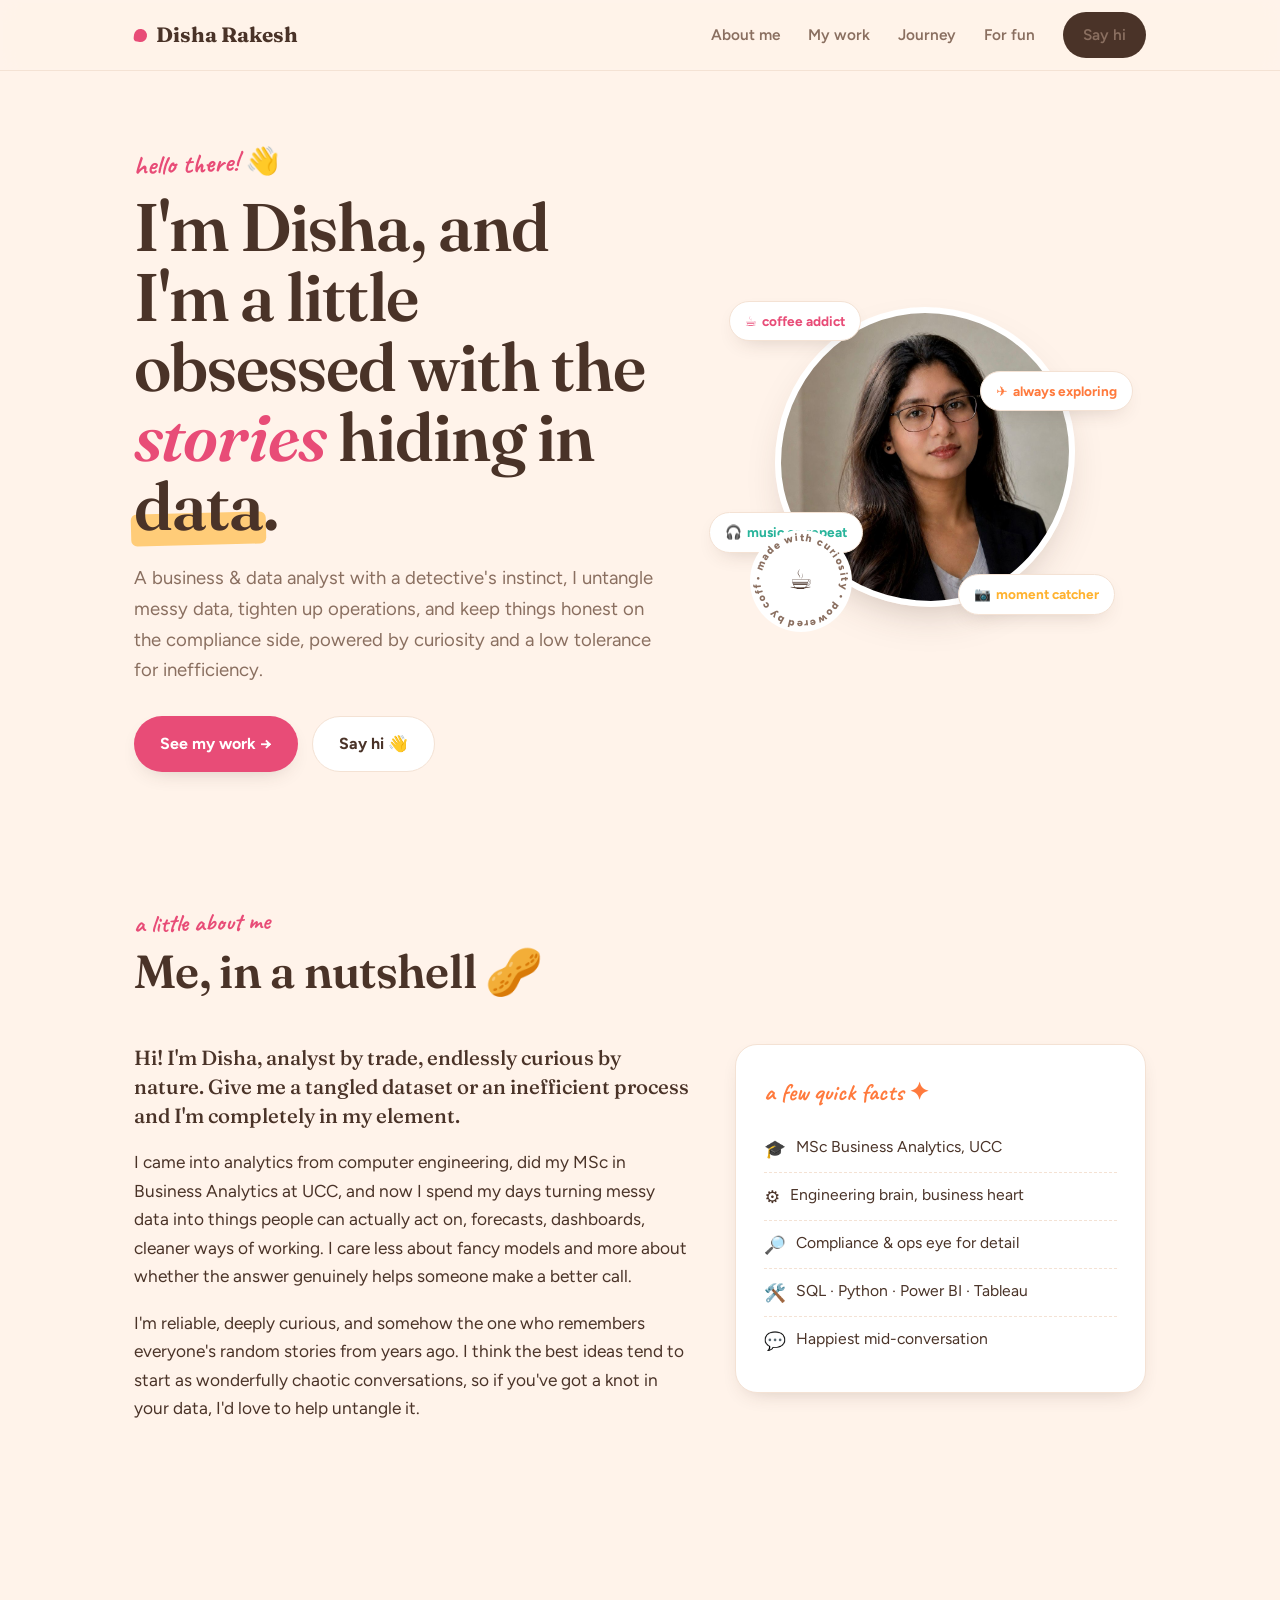
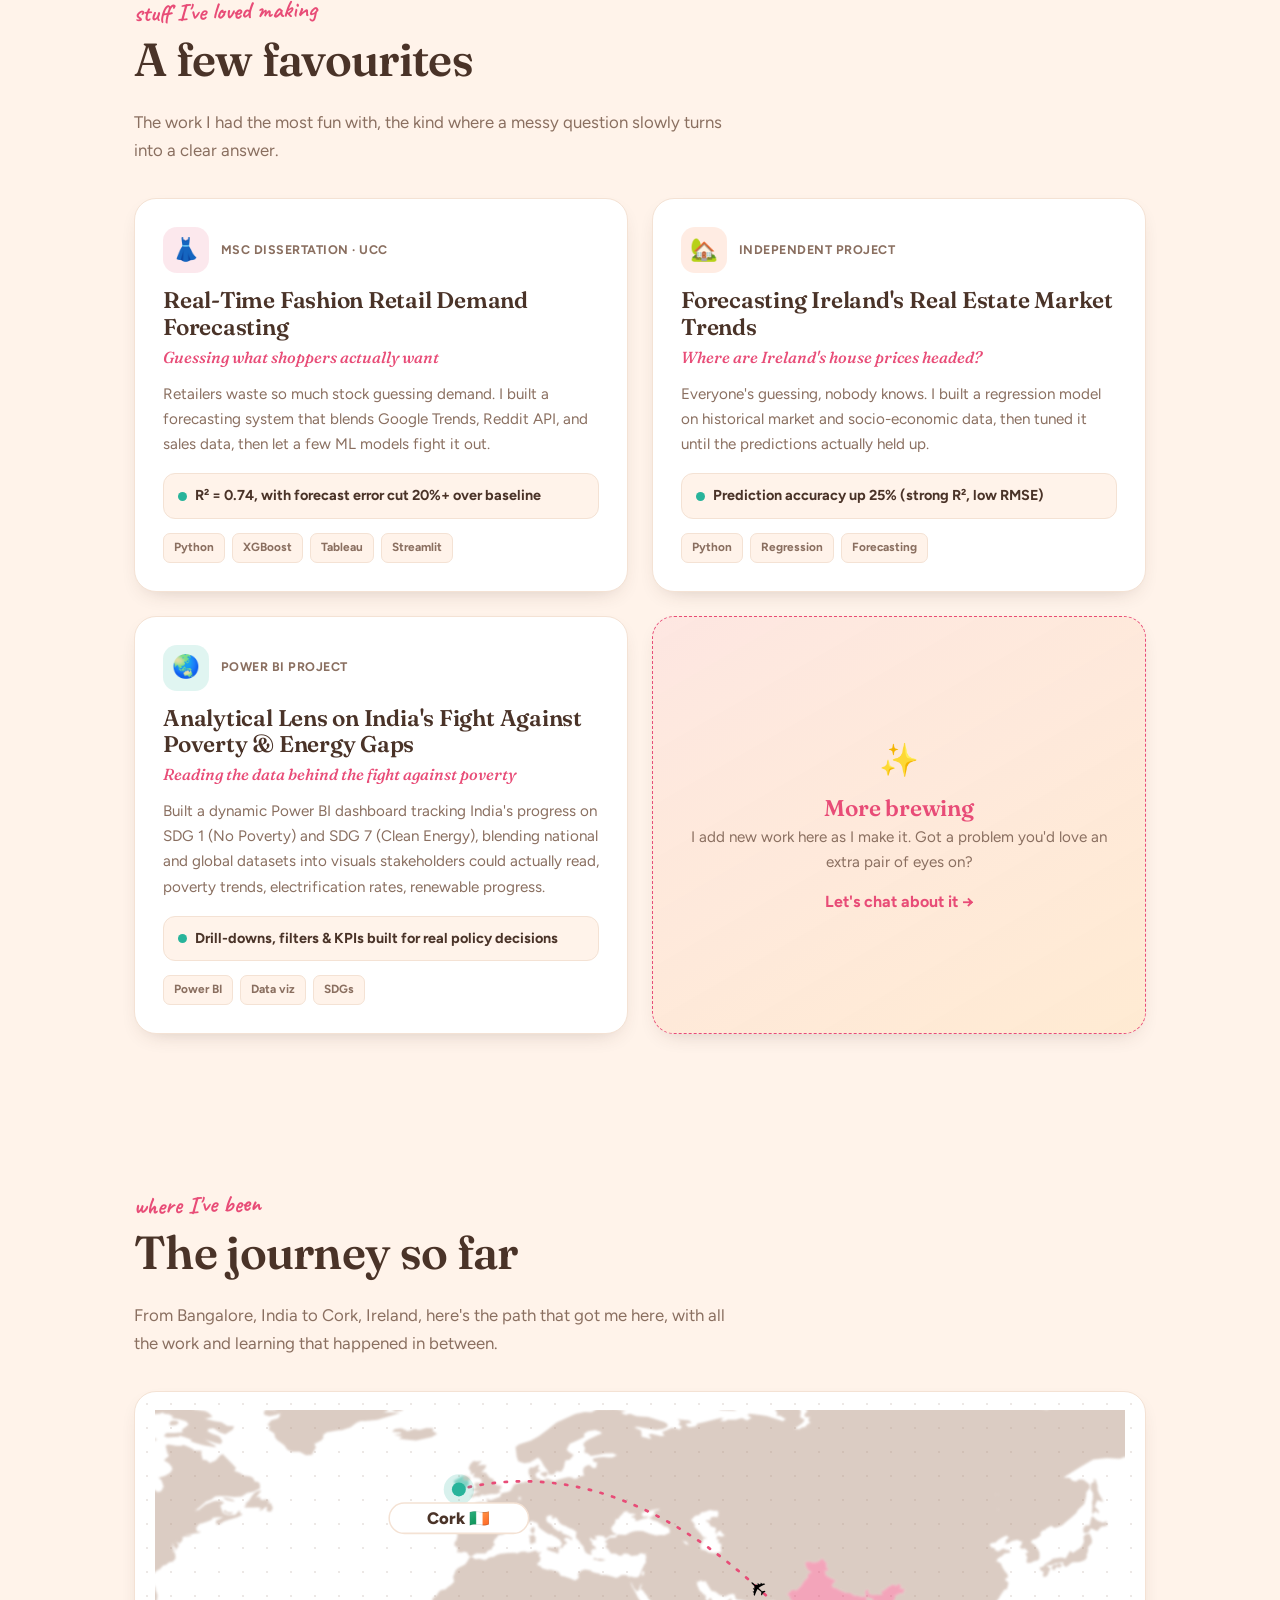
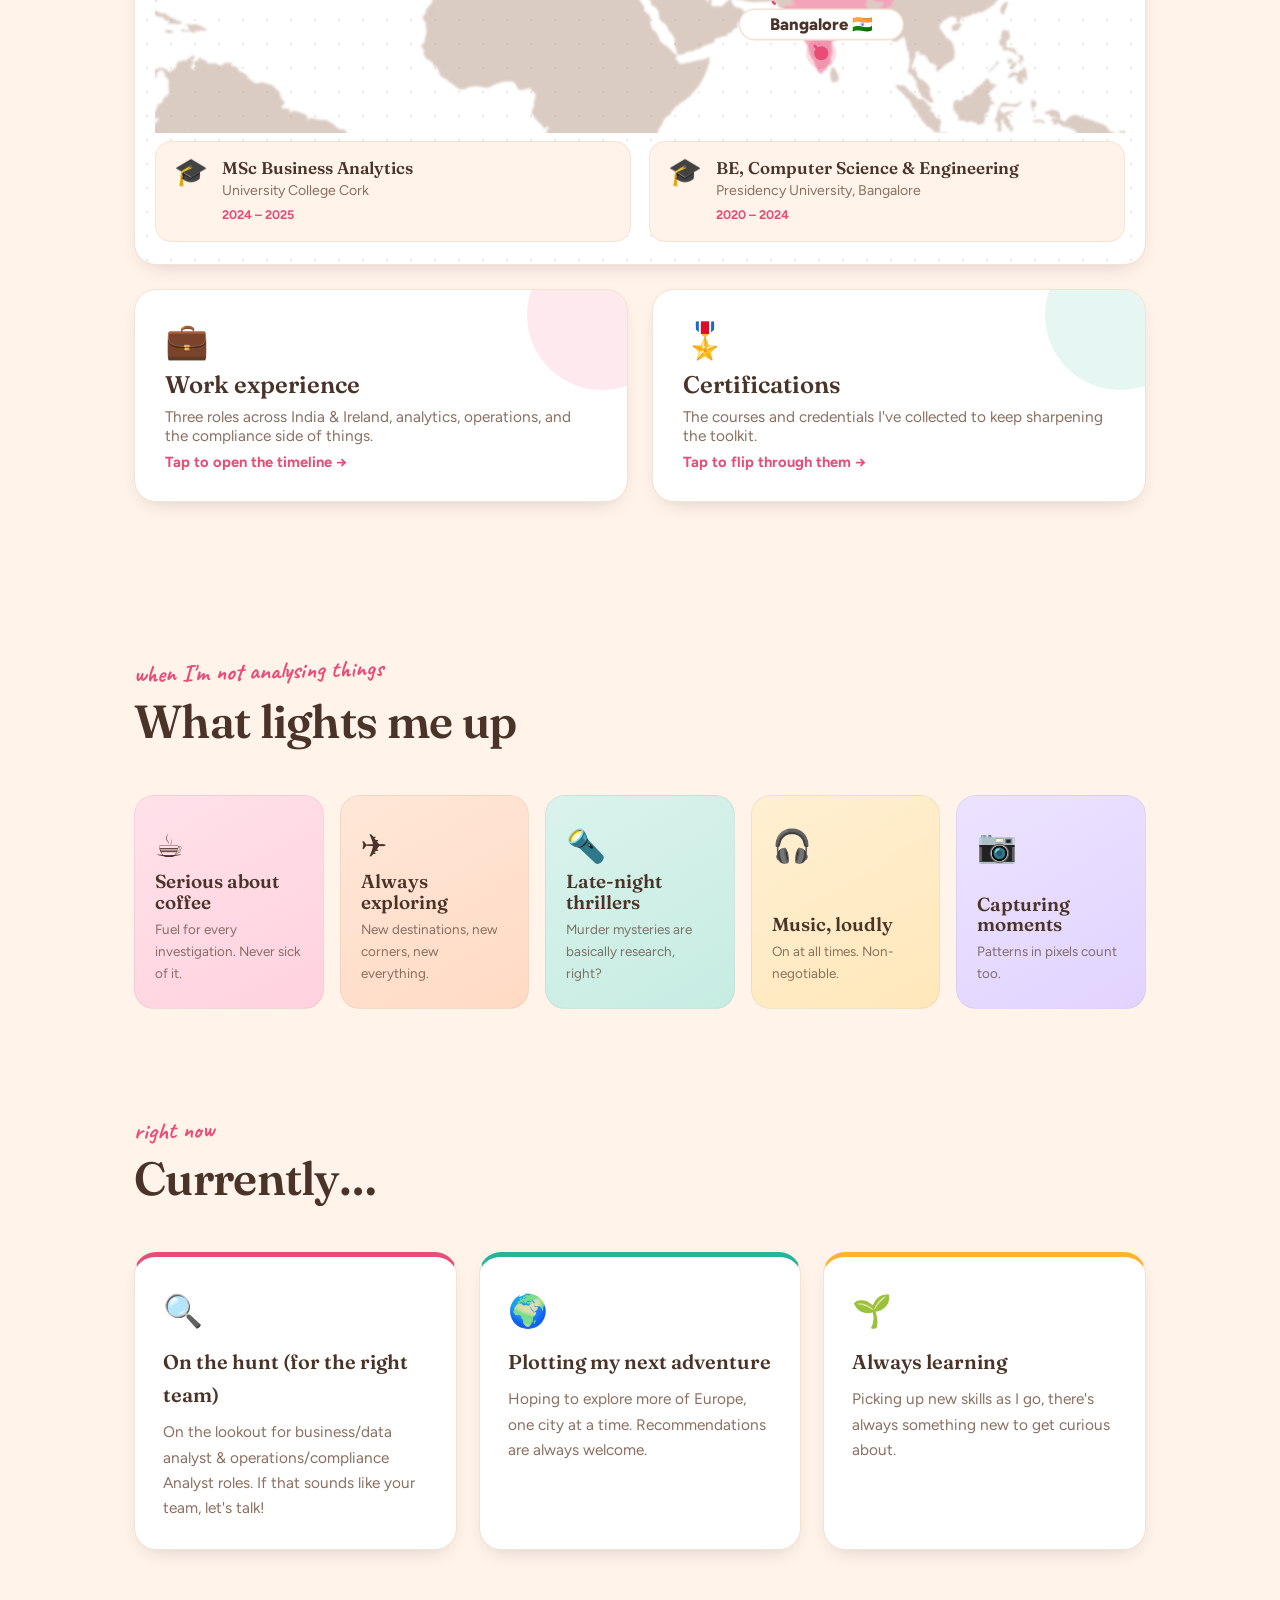
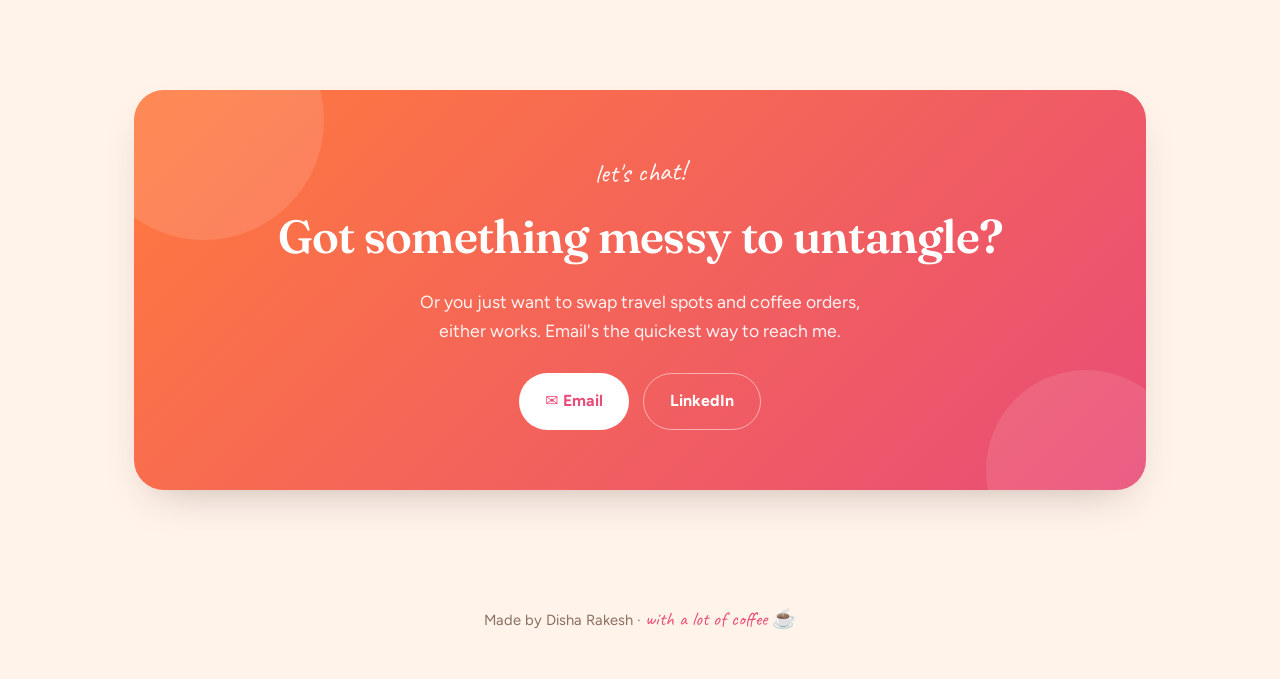
<file: index.html>
<!DOCTYPE html>
<html lang="en">
<head>
<meta charset="UTF-8" />
<meta name="viewport" content="width=device-width, initial-scale=1.0" />
<title>Disha Rakesh</title>
<link rel="icon" type="image/svg+xml" href="favicon.svg" />
<meta name="description" content="Disha Rakesh — a business & data analyst with an investigative streak, curious about the stories data can tell." />
<link rel="preconnect" href="https://fonts.googleapis.com">
<link rel="preconnect" href="https://fonts.gstatic.com" crossorigin>
<link href="https://fonts.googleapis.com/css2?family=Caveat:wght@600;700&family=Figtree:wght@400;500;600;700;800&family=Fraunces:ital,opsz,wght@0,9..144,500;0,9..144,600;0,9..144,700;1,9..144,500;1,9..144,600&display=swap" rel="stylesheet">
<link rel="stylesheet" href="styles.css">
</head>
<body>
<svg width="0" height="0" style="position:absolute" aria-hidden="true"><symbol id="cert-badge" viewBox="0 0 100 130">
  <path d="M40,72 L52,72 L49,91 L37,86 Z" fill="#C0392B"/>
  <path d="M60,72 L48,72 L51,91 L63,86 Z" fill="#C0392B"/>
  <path d="M34,80 L47,80 L44,124 L38,118 L31,124 Z" fill="#EF5350"/>
  <path d="M66,80 L53,80 L56,124 L62,118 L69,124 Z" fill="#EF5350"/>
  <path d="M50.0,6.0 L56.4,13.6 L65.3,9.0 L68.3,18.6 L78.3,17.7 L77.4,27.7 L87.0,30.7 L82.4,39.6 L90.0,46.0 L82.4,52.4 L87.0,61.3 L77.4,64.3 L78.3,74.3 L68.3,73.4 L65.3,83.0 L56.4,78.4 L50.0,86.0 L43.6,78.4 L34.7,83.0 L31.7,73.4 L21.7,74.3 L22.6,64.3 L13.0,61.3 L17.6,52.4 L10.0,46.0 L17.6,39.6 L13.0,30.7 L22.6,27.7 L21.7,17.7 L31.7,18.6 L34.7,9.0 L43.6,13.6Z" fill="#F5C518"/>
  <path d="M38,47 L46,56 L64,34" fill="none" stroke="#fff" stroke-width="8" stroke-linecap="round" stroke-linejoin="round"/>
</symbol></svg>

<!-- NAV -->
<nav>
  <div class="wrap nav-in">
    <a href="#top" class="brand"><span class="blob"></span>Disha Rakesh</a>
    <div class="nav-links">
      <a href="#about">About me</a>
      <a href="#work">My work</a>
      <a href="#journey">Journey</a>
      <a href="#joy">For fun</a>
      <a href="#contact" class="nav-cta">Say hi</a>
    </div>
  </div>
</nav>

<!-- HERO -->
<header id="top">
  <div class="wrap hero">
    <div>
      <span class="wave">hello there! 👋</span>
      <h1>I'm Disha, and I'm a little obsessed with the <em>stories</em> hiding in <span class="hl">data</span>.</h1>
      <p class="lede">A business &amp; data analyst with a detective's instinct, I untangle messy data, tighten up operations, and keep things honest on the compliance side, powered by curiosity and a low tolerance for inefficiency.</p>
      <div class="hero-cta">
        <a href="#work" class="btn btn-primary">See my work →</a>
        <a href="#contact" class="btn btn-ghost">Say hi 👋</a>
      </div>
    </div>

    <div>
      <div class="portrait">
        <!-- EDIT: swap this for a real photo — see the CSS note above .photo -->
        <div class="photo" style="background:url('me.jpeg') center/cover"></div>
        <div class="pill p1"><span class="e">☕</span>coffee addict</div>
        <div class="pill p2"><span class="e">✈️</span>always exploring</div>
        <div class="pill p3"><span class="e">🎧</span>music on repeat</div>
        <div class="pill p4"><span class="e">📷</span>moment catcher</div>
        <a class="badge" href="https://www.youtube.com/watch?v=vRQb_-mRcAc" target="_blank" rel="noopener" title="Play my current song ♪" aria-label="Play my current song on YouTube">
          <svg viewBox="0 0 104 104">
            <defs><path id="circlePath" d="M52,52 m-40,0 a40,40 0 1,1 80,0 a40,40 0 1,1 -80,0"/></defs>
            <circle cx="52" cy="52" r="51" fill="#fff"/>
            <text font-family="Figtree" font-size="10.5" font-weight="800" fill="#8A6F60" letter-spacing="1.5">
              <textPath href="#circlePath" startOffset="0">• made with curiosity • powered by coffee </textPath>
            </text>
          </svg>
          <div class="ctr">☕</div>
        </a>
      </div>
    </div>
  </div>
</header>

<!-- ABOUT -->
<section id="about">
  <div class="wrap">
    <div class="sec-head reveal"><span class="sec-kicker">a little about me</span><h2>Me, in a nutshell 🥜</h2></div>
    <div class="about">
      <div class="reveal">
        <p>Hi! I'm Disha, analyst by trade, endlessly curious by nature. Give me a tangled dataset or an inefficient process and I'm completely in my element.</p>
        <p>I came into analytics from computer engineering, did my MSc in Business Analytics at UCC, and now I spend my days turning messy data into things people can actually act on, forecasts, dashboards, cleaner ways of working. I care less about fancy models and more about whether the answer genuinely helps someone make a better call.</p>
        <p>I'm reliable, deeply curious, and somehow the one who remembers everyone's random stories from years ago. I think the best ideas tend to start as wonderfully chaotic conversations, so if you've got a knot in your data, I'd love to help untangle it.</p>
      </div>
      <div class="notecard reveal">
        <h4>a few quick facts ✦</h4>
        <ul class="quick">
          <li><span class="e">🎓</span><span>MSc Business Analytics, UCC</span></li>
          <li><span class="e">⚙️</span><span>Engineering brain, business heart</span></li>
          <li><span class="e">🔎</span><span>Compliance &amp; ops eye for detail</span></li>
          <li><span class="e">🛠️</span><span>SQL · Python · Power BI · Tableau</span></li>
          <li><span class="e">💬</span><span>Happiest mid-conversation</span></li>
        </ul>
      </div>
    </div>
  </div>
</section>

<!-- WORK -->
<section id="work">
  <div class="wrap">
    <div class="sec-head reveal"><span class="sec-kicker">stuff I've loved making</span><h2>A few favourites</h2>
      <p class="sec-sub">The work I had the most fun with, the kind where a messy question slowly turns into a clear answer.</p>
    </div>
    <div class="work-grid">

      <article class="proj reveal">
        <div class="proj-top"><div class="proj-emoji e1">👗</div><div><div class="proj-ctx">MSc Dissertation · UCC</div></div></div>
        <h3>Real-Time Fashion Retail Demand Forecasting</h3>
        <div class="sub">Guessing what shoppers actually want</div>
        <p>Retailers waste so much stock guessing demand. I built a forecasting system that blends Google Trends, Reddit API, and sales data, then let a few ML models fight it out.</p>
        <div class="win"><span class="dot"></span>R² = 0.74, with forecast error cut 20%+ over baseline</div>
        <div class="tags"><span class="tag">Python</span><span class="tag">XGBoost</span><span class="tag">Tableau</span><span class="tag">Streamlit</span></div>
      </article>

      <article class="proj reveal">
        <div class="proj-top"><div class="proj-emoji e2">🏡</div><div><div class="proj-ctx">Independent project</div></div></div>
        <h3>Forecasting Ireland's Real Estate Market Trends</h3>
        <div class="sub">Where are Ireland's house prices headed?</div>
        <p>Everyone's guessing, nobody knows. I built a regression model on historical market and socio-economic data, then tuned it until the predictions actually held up.</p>
        <div class="win"><span class="dot"></span>Prediction accuracy up 25% (strong R², low RMSE)</div>
        <div class="tags"><span class="tag">Python</span><span class="tag">Regression</span><span class="tag">Forecasting</span></div>
      </article>

      <article class="proj reveal">
        <div class="proj-top"><div class="proj-emoji e3">🌏</div><div><div class="proj-ctx">Power BI project</div></div></div>
        <h3>Analytical Lens on India's Fight Against Poverty &amp; Energy Gaps</h3>
        <div class="sub">Reading the data behind the fight against poverty</div>
        <p>Built a dynamic Power BI dashboard tracking India's progress on SDG 1 (No Poverty) and SDG 7 (Clean Energy), blending national and global datasets into visuals stakeholders could actually read, poverty trends, electrification rates, renewable progress.</p>
        <div class="win"><span class="dot"></span>Drill-downs, filters &amp; KPIs built for real policy decisions</div>
        <div class="tags"><span class="tag">Power BI</span><span class="tag">Data viz</span><span class="tag">SDGs</span></div>
      </article>

      <article class="proj cta reveal">
        <div class="big">✨</div>
        <h3>More brewing</h3>
        <p>I add new work here as I make it. Got a problem you'd love an extra pair of eyes on?</p>
        <a href="#contact">Let's chat about it →</a>
      </article>

    </div>
  </div>
</section>

<!-- JOURNEY -->
<section id="journey">
  <div class="wrap">
    <div class="sec-head reveal"><span class="sec-kicker">where I've been</span><h2>The journey so far</h2>
      <p class="sec-sub">From Bangalore, India to Cork, Ireland, here's the path that got me here, with all the work and learning that happened in between.</p>
    </div>

    <!-- EDUCATION MAP -->
    <div class="map-panel reveal">
      <svg class="route" viewBox="276 34 640 213" xmlns="http://www.w3.org/2000/svg" aria-label="Map showing the move from Bangalore, India to Cork, Ireland">
      <g class="worldmap">
      <path d="M594.2,233.2 594.6,233.5 604.7,239.2 604.9,240.8 608.9,243.5 607.6,247.0 607.8,248.5 609.6,249.6 609.6,250.3 608.9,252.0 609.0,252.8 608.9,254.1 609.8,255.9 611.0,258.6 612.0,259.2 609.8,260.8 606.7,261.9 605.1,261.9 604.1,262.7 602.2,262.8 601.4,263.1 598.1,262.3 596.0,262.6 595.2,258.8 594.3,257.5 593.7,256.7 591.0,256.2 589.4,255.4 587.7,254.9 586.5,254.4 585.4,253.7 583.9,250.2 582.3,248.7 581.7,247.1 582.0,245.6 581.5,243.1 582.6,242.9 583.7,241.9 584.7,240.5 585.4,239.9 585.4,239.0 584.8,238.4 584.6,237.3 585.4,236.9 585.6,235.3 584.5,233.7 585.5,233.4 588.5,233.4 594.2,233.2Z M475.9,153.7 475.9,153.9 475.9,154.5 475.9,158.7 466.8,158.5 466.8,165.6 464.2,165.9 463.6,167.3 464.1,171.3 453.2,171.3 452.6,172.2 452.7,171.0 452.8,171.1 459.0,170.8 459.4,169.8 460.5,168.6 461.4,164.7 465.3,161.7 466.6,158.2 467.4,158.0 468.4,155.9 470.7,155.6 471.7,155.9 473.0,155.9 473.9,155.3 475.6,155.2 475.5,153.7 475.9,153.7Z M158.8,94.4 158.4,94.4 153.0,91.7 151.0,90.5 146.0,89.4 144.5,86.9 144.9,85.2 141.3,84.0 140.8,81.8 137.5,79.8 137.4,78.3 138.9,77.0 138.9,75.2 134.1,73.5 131.3,70.3 129.6,68.3 127.0,67.1 125.2,65.9 123.7,64.5 120.9,65.4 118.2,66.9 115.7,65.1 113.8,63.9 111.1,63.1 108.3,63.0 108.4,47.2 108.4,36.9 113.6,37.6 117.9,38.9 120.8,39.2 123.3,38.0 126.6,37.1 130.8,37.5 134.9,36.3 139.5,35.6 141.4,36.7 143.4,36.1 144.1,34.8 146.0,35.1 150.7,37.6 154.4,35.7 154.8,37.8 158.2,37.3 159.2,36.5 162.6,36.7 166.8,37.8 173.3,38.9 177.1,39.3 179.9,39.2 183.6,40.6 179.7,41.9 184.7,42.5 192.2,42.2 194.6,41.7 197.6,43.4 200.6,42.0 197.7,40.8 199.5,39.9 202.9,39.7 205.1,39.4 207.4,40.1 210.2,41.6 213.3,41.4 218.2,42.6 222.5,42.2 226.5,42.3 226.2,40.5 228.7,40.1 233.0,41.0 233.0,43.6 234.8,41.4 237.0,41.5 238.2,38.7 235.3,37.0 232.0,35.9 232.2,32.8 235.5,30.8 239.2,31.2 242.0,32.4 245.8,35.6 243.3,36.9 248.5,37.5 248.5,40.3 252.2,38.2 255.5,40.0 254.7,42.0 257.4,43.9 260.3,41.9 262.3,39.5 262.4,36.4 266.4,36.7 270.5,37.1 274.2,38.4 274.4,39.8 272.3,41.3 274.3,42.8 273.9,44.1 268.5,46.1 264.6,46.5 261.8,45.7 260.9,47.1 258.2,49.4 257.4,50.6 254.2,52.5 250.2,52.7 248.0,53.9 247.9,55.7 244.6,56.0 241.2,58.3 238.2,61.4 237.1,63.6 237.0,66.8 241.1,67.3 242.3,69.9 243.6,72.0 247.5,71.4 252.7,72.6 255.4,73.7 257.4,75.0 260.9,75.8 263.9,76.9 268.4,77.1 271.5,77.4 271.0,79.8 271.9,82.6 273.9,85.7 278.0,88.3 280.2,87.4 281.7,84.5 280.2,80.2 278.3,78.7 282.7,77.4 285.8,75.5 287.4,73.5 287.2,71.7 285.3,69.3 281.9,67.2 285.2,64.3 284.0,61.8 283.0,57.4 285.0,56.8 289.7,57.6 292.6,57.8 294.9,57.1 297.5,58.0 300.9,59.7 301.7,60.7 306.7,60.9 306.6,63.3 307.5,66.8 310.1,67.2 312.1,68.9 316.1,67.3 318.8,64.2 320.6,63.0 322.8,65.4 326.4,69.0 329.5,72.3 328.3,74.1 332.0,75.6 334.5,77.2 339.0,77.9 340.7,78.8 341.8,81.2 344.0,81.5 345.1,82.6 345.3,85.7 343.3,86.7 341.3,87.7 336.7,88.7 333.2,91.0 328.5,91.4 322.6,90.9 318.4,90.8 315.6,91.0 313.2,93.0 309.7,94.3 305.7,97.9 302.5,100.5 304.8,100.0 309.3,96.4 315.1,94.1 319.3,93.8 321.7,95.2 319.1,97.0 320.0,100.0 320.9,102.1 324.5,103.5 329.1,103.1 331.9,100.0 332.1,102.0 333.9,103.0 330.4,104.8 324.3,106.5 321.5,107.6 318.4,109.6 316.3,109.4 316.2,107.0 321.0,104.7 316.6,104.8 313.5,105.2 311.7,103.6 311.7,99.8 310.5,99.0 308.6,99.5 307.7,98.8 305.6,100.9 304.7,103.0 303.7,104.3 302.5,104.7 301.7,104.8 301.4,105.5 296.3,105.5 292.0,105.6 290.8,106.1 287.8,108.1 287.5,108.3 286.6,109.4 284.1,109.4 281.3,109.4 280.1,109.8 280.5,110.4 280.8,111.2 280.7,111.5 277.1,112.9 274.2,113.3 271.0,114.8 270.3,114.8 269.4,114.4 269.1,114.0 269.1,113.7 269.7,112.7 271.0,111.2 271.8,109.5 271.3,107.1 270.7,104.6 267.8,103.3 268.1,102.8 267.7,102.5 267.0,102.5 266.4,102.0 266.3,101.4 265.7,101.6 265.0,101.6 265.2,101.3 264.5,101.0 264.2,100.3 262.1,99.4 259.8,98.5 257.1,97.4 254.5,96.4 252.0,97.2 251.1,97.2 247.7,96.5 245.4,96.8 242.8,96.0 239.9,95.5 238.0,95.4 237.1,94.9 236.6,93.4 235.7,93.4 235.7,94.4 229.9,94.4 220.4,94.4 211.0,94.4 202.6,94.4 194.3,94.4 186.1,94.4 177.6,94.4 174.9,94.4 166.7,94.4 158.8,94.4Z M266.7,57.1 268.7,55.8 272.6,55.8 272.5,56.4 269.3,57.9 267.3,57.8 266.7,57.1Z M278.4,28.3 275.3,26.9 275.5,25.9 276.8,25.7 283.2,26.0 287.9,27.5 288.2,28.3 285.2,28.2 282.2,28.1 279.2,28.5 278.4,28.3Z M240.0,22.3 238.5,23.4 234.4,23.1 231.1,22.4 232.5,21.2 236.5,20.4 239.0,21.4 240.0,22.3Z M231.2,11.8 234.6,12.7 233.8,13.7 229.7,14.3 227.4,13.7 226.2,12.6 226.0,11.5 229.6,11.6 231.2,11.8Z M255.1,23.9 250.7,23.6 243.3,22.7 242.3,21.1 242.0,19.8 239.2,18.6 233.4,18.2 230.2,17.4 231.3,16.2 237.0,16.4 240.1,17.3 245.5,17.3 247.9,18.2 247.3,19.2 250.5,19.9 252.3,20.5 256.0,20.6 260.1,20.9 264.5,20.3 270.1,20.0 274.6,20.2 277.6,21.3 278.2,22.4 276.5,23.2 272.4,23.8 268.8,23.4 260.8,23.9 255.1,23.9Z M345.6,88.0 344.1,89.8 342.2,92.2 344.0,91.2 345.9,91.8 344.9,92.8 347.4,93.6 348.7,92.9 351.5,93.8 350.6,95.8 352.5,95.3 352.9,96.8 353.8,98.5 352.6,101.0 351.3,101.1 349.5,100.5 350.1,98.3 349.3,97.9 346.1,100.3 344.5,100.2 346.4,98.9 343.7,98.2 340.8,98.4 335.4,98.3 334.9,97.5 336.7,96.5 335.5,95.8 337.8,94.1 340.7,89.7 342.4,88.1 344.8,87.1 346.1,87.3 345.6,88.0Z M267.0,49.7 270.0,50.6 273.2,51.5 273.5,52.8 275.5,52.6 277.5,53.5 275.0,54.4 270.7,53.7 269.1,52.5 266.4,54.0 262.4,55.4 261.5,53.8 257.7,54.1 260.1,52.7 260.5,50.5 261.4,47.9 263.4,48.2 264.0,49.4 265.4,49.0 267.0,49.7Z M281.2,29.6 283.8,28.5 290.0,29.9 293.8,31.2 294.2,32.4 299.3,31.8 302.2,33.6 308.9,34.7 311.3,35.8 314.0,38.4 308.9,39.7 315.4,41.5 319.8,42.1 323.8,44.6 328.2,44.8 327.3,46.8 322.4,50.0 319.0,48.8 314.7,46.1 311.1,46.5 310.7,48.1 313.6,49.7 317.4,51.0 318.6,51.7 320.4,54.5 319.4,56.5 315.9,55.7 308.9,53.5 312.9,55.9 315.8,57.6 316.2,58.5 308.7,57.4 302.7,55.8 299.3,54.5 300.3,53.7 296.2,52.2 292.1,50.9 292.2,51.7 284.1,52.1 281.8,51.2 283.6,49.1 288.8,49.1 294.6,48.7 293.6,47.7 294.6,46.4 298.2,43.7 297.4,42.4 296.4,41.5 292.1,40.1 286.5,39.2 288.3,38.5 285.3,36.8 282.9,36.6 280.7,35.6 279.2,36.5 274.2,36.8 264.0,36.2 258.2,35.4 253.7,35.0 251.4,34.0 254.3,32.7 250.3,32.7 249.4,29.9 251.6,27.4 254.4,26.3 261.6,25.5 259.5,27.3 261.7,29.1 264.3,26.8 271.3,25.7 276.1,28.6 275.7,30.4 281.2,29.6Z M237.5,24.6 243.3,24.7 248.6,25.4 244.4,27.9 241.1,28.4 238.1,30.5 235.0,30.4 233.2,27.9 233.3,26.6 234.7,25.4 237.5,24.6Z M233.3,6.7 235.2,5.8 238.1,5.6 236.8,5.0 243.3,4.8 246.9,6.3 251.5,6.9 256.1,7.4 258.3,9.3 261.6,10.2 257.8,11.0 252.7,13.1 247.8,13.3 242.0,12.9 239.0,11.8 239.1,10.8 241.3,10.1 236.2,10.1 233.1,9.2 231.4,7.9 233.3,6.7Z M245.6,3.1 249.7,2.5 253.0,2.5 258.4,2.0 262.5,1.0 265.9,1.1 268.9,1.9 271.1,0.4 274.7,-0.1 279.7,-0.4 288.2,-0.5 289.7,-0.2 297.7,-0.6 303.7,-0.5 309.7,-0.3 317.1,-0.1 323.1,0.3 328.2,1.0 328.1,1.8 321.3,3.0 314.6,3.5 312.1,4.2 318.1,4.1 311.6,5.8 307.0,6.6 302.3,8.9 296.5,9.3 294.8,9.9 286.4,10.2 290.2,10.6 288.3,11.1 290.6,12.4 287.9,13.4 283.6,14.2 282.3,15.3 278.4,16.1 278.8,16.7 283.6,16.6 283.6,17.3 276.2,18.9 269.0,18.2 260.8,18.6 256.7,18.3 251.4,18.1 251.1,16.8 256.2,16.2 254.8,14.2 256.5,14.0 264.0,15.2 260.2,13.4 255.7,12.9 257.9,11.8 262.8,11.1 263.6,10.2 259.7,9.1 258.5,7.6 266.1,7.8 268.3,8.1 272.6,7.0 266.4,6.7 256.7,6.9 251.8,6.0 249.4,4.8 246.2,4.0 245.6,3.1Z M291.1,43.2 289.3,44.0 286.1,44.2 285.5,42.8 286.6,41.3 289.2,40.9 291.3,41.6 291.4,42.8 291.1,43.2Z M320.8,92.0 321.7,91.8 325.4,92.5 328.2,93.6 328.3,94.2 327.0,94.2 323.4,93.3 320.8,92.0Z M322.2,99.9 323.2,101.2 325.2,101.6 327.7,101.5 326.4,102.7 325.3,102.9 321.8,101.7 321.1,100.8 322.2,99.9Z M158.8,94.4 166.7,94.4 174.9,94.4 177.6,94.4 186.1,94.4 194.3,94.4 202.6,94.4 211.0,94.4 220.4,94.4 229.9,94.4 235.7,94.4 235.7,93.4 236.6,93.4 237.1,94.9 238.0,95.4 239.9,95.5 242.8,96.0 245.4,96.8 247.7,96.5 251.1,97.2 252.0,97.2 254.5,96.4 257.1,97.4 259.8,98.5 262.1,99.4 264.2,100.3 264.5,101.0 265.2,101.3 265.0,101.6 265.7,101.6 266.3,101.4 266.4,102.0 267.0,102.5 267.7,102.5 268.1,102.8 267.8,103.3 270.7,104.6 271.3,107.1 271.8,109.5 271.0,111.2 269.7,112.7 269.1,113.7 269.1,114.0 269.4,114.4 270.3,114.8 271.0,114.8 274.2,113.3 277.1,112.9 280.7,111.5 280.8,111.2 280.5,110.4 280.1,109.8 281.3,109.4 284.1,109.4 286.6,109.4 287.5,108.3 287.8,108.1 290.8,106.1 292.0,105.6 296.3,105.5 301.4,105.5 301.7,104.8 302.5,104.7 303.7,104.3 304.7,103.0 305.6,100.9 307.7,98.8 308.6,99.5 310.5,99.0 311.7,99.8 311.7,103.6 313.5,105.2 314.0,106.1 311.0,107.4 308.2,108.4 305.2,109.2 303.8,110.9 303.3,111.5 303.3,113.0 304.2,114.4 305.3,114.5 305.0,113.5 305.9,114.1 305.7,114.9 303.8,115.3 302.4,115.3 300.4,115.8 299.2,115.9 297.6,116.1 295.2,116.9 299.3,116.3 300.2,116.9 296.3,117.7 294.5,117.7 294.6,117.4 293.7,118.1 294.5,118.3 293.9,120.3 291.9,122.4 291.7,121.7 291.1,121.5 290.2,120.8 290.8,122.3 291.5,122.8 291.5,123.9 290.6,125.0 289.1,127.2 288.8,127.1 289.7,125.2 288.2,124.1 287.9,121.8 287.4,123.0 288.0,124.8 286.1,124.3 288.1,125.2 288.2,127.9 289.0,128.1 289.3,129.0 289.6,131.8 287.9,133.9 285.0,134.7 283.2,136.3 281.8,136.5 280.4,137.5 280.0,138.4 276.9,140.3 275.4,141.6 274.1,143.2 273.6,145.2 274.1,147.1 275.1,149.5 276.3,151.5 276.3,152.7 277.6,155.9 277.5,157.8 277.4,158.8 276.7,160.5 275.9,160.9 274.5,160.6 274.1,159.3 273.0,158.7 271.6,156.3 270.3,154.2 269.8,153.1 270.4,151.2 269.6,149.7 267.5,147.4 266.4,147.0 263.6,148.2 263.1,148.1 261.7,146.8 260.0,146.1 256.9,146.5 254.4,146.2 252.3,146.3 251.1,146.8 251.6,147.5 251.6,148.6 252.2,149.2 251.6,149.6 250.6,149.1 249.6,149.7 247.6,149.6 245.5,148.1 243.1,148.5 241.0,147.8 239.3,148.0 237.0,148.7 234.4,150.7 231.7,151.9 230.2,153.2 229.5,154.5 229.5,156.4 229.6,157.8 230.2,158.7 229.1,158.8 227.1,158.2 224.9,157.3 224.2,156.0 223.6,154.1 221.9,152.5 221.0,150.8 219.6,148.9 217.6,147.8 215.3,147.9 213.6,150.1 211.3,149.2 209.8,148.4 209.2,146.9 208.2,145.4 206.6,144.2 205.2,143.3 204.1,142.3 199.3,142.3 199.3,143.5 197.1,143.5 191.6,143.5 185.3,141.6 181.1,140.2 181.3,139.7 177.8,140.0 174.6,140.2 174.2,138.8 172.4,137.2 171.1,136.8 170.8,136.0 169.2,135.9 168.2,135.1 165.6,134.9 164.9,134.4 164.6,132.9 161.9,130.1 159.6,126.2 159.7,125.6 158.5,124.7 156.3,122.4 155.9,120.1 154.4,118.6 155.1,116.3 155.0,113.9 154.1,111.8 155.2,109.1 155.5,106.6 155.8,104.1 155.3,100.4 154.5,98.0 153.6,96.7 154.0,96.2 158.0,97.1 159.5,99.7 160.2,99.0 159.7,96.7 158.8,94.4Z M742.7,93.8 740.6,95.7 738.2,96.0 738.1,98.7 736.6,100.0 731.1,99.1 729.1,104.1 727.6,104.7 722.1,105.8 724.6,110.6 722.7,111.3 722.9,112.9 721.2,112.5 719.8,111.5 715.7,111.2 711.1,111.1 710.1,111.5 706.1,110.3 704.6,110.9 704.1,112.5 699.6,111.5 697.7,111.9 697.1,113.1 695.5,113.7 691.9,115.6 690.6,117.6 689.6,117.6 688.8,116.3 685.3,116.2 684.8,113.9 683.4,113.9 683.6,111.1 680.3,109.1 675.5,109.3 672.3,109.7 669.6,107.2 667.3,106.2 663.0,104.2 662.5,103.9 655.4,105.6 655.5,115.8 654.0,115.9 652.1,113.8 650.2,113.0 647.1,113.6 645.8,114.5 645.7,113.8 646.4,112.7 645.8,111.7 642.6,110.7 641.4,108.2 639.8,107.5 639.7,106.6 642.4,106.9 642.5,104.9 644.9,104.4 647.3,104.8 647.8,102.1 647.3,100.4 644.6,100.5 642.2,99.9 639.0,101.1 636.4,101.7 635.0,101.2 635.3,99.8 633.5,97.9 631.4,98.0 629.1,96.1 630.7,94.0 629.9,93.5 632.1,90.4 634.9,92.0 635.3,90.0 641.0,87.0 645.4,86.9 651.5,88.8 654.8,89.9 657.7,88.8 662.1,88.7 665.7,90.2 666.5,89.3 670.4,89.4 671.1,88.1 666.6,86.2 669.2,84.9 668.7,84.1 671.4,83.4 669.4,81.5 670.7,80.5 681.1,79.6 682.4,78.9 689.4,77.9 691.9,76.7 696.8,77.3 697.7,80.2 700.6,79.5 704.2,80.5 704.0,82.0 706.6,81.8 713.6,79.2 712.6,80.1 716.1,82.2 722.3,89.3 723.8,87.8 727.6,89.4 731.6,88.7 733.2,89.2 734.5,90.8 736.4,91.3 737.6,92.5 741.2,92.1 742.7,93.8Z M655.5,115.8 655.4,105.6 662.5,103.9 663.0,104.2 667.3,106.2 669.6,107.2 672.3,109.7 675.5,109.3 680.3,109.1 683.6,111.1 683.4,113.9 684.8,113.9 685.3,116.2 688.8,116.3 689.6,117.6 690.6,117.6 691.9,115.6 695.5,113.7 697.1,113.1 697.9,113.4 695.6,115.2 697.7,116.3 699.6,115.6 702.9,117.0 699.4,119.0 697.3,118.8 696.1,118.8 695.7,118.1 696.3,116.8 692.6,117.4 691.7,119.2 690.4,120.7 688.1,120.6 687.3,121.8 689.4,122.5 690.0,124.6 688.4,127.4 686.3,126.8 684.8,126.8 684.9,125.1 681.2,123.9 678.3,122.5 676.4,121.2 673.3,119.3 671.9,116.4 671.0,115.9 668.0,116.1 666.9,115.5 666.6,113.3 662.9,111.8 660.5,113.4 658.1,114.4 658.6,115.8 655.5,115.8Z M891.7,237.8 896.5,239.7 901.6,241.3 903.5,242.7 905.1,244.1 905.5,245.7 910.1,247.5 910.8,248.9 908.3,249.2 908.9,251.1 911.3,252.9 913.2,255.8 914.7,255.8 914.6,257.0 916.8,257.5 915.9,258.0 918.9,259.1 918.6,260.0 916.7,260.1 916.1,259.4 913.7,259.1 910.9,258.7 908.7,256.9 907.1,255.4 905.7,253.0 902.1,251.8 899.7,252.5 898.0,253.5 898.4,255.5 896.2,256.5 894.6,256.0 891.8,255.9 891.7,246.8 891.7,237.8Z M924.0,240.7 925.1,241.6 925.4,243.1 924.5,243.8 924.0,242.2 923.4,241.1 922.1,240.2 920.5,239.0 918.5,238.2 919.3,237.5 920.8,238.3 921.7,238.9 922.9,239.6 924.0,240.7Z M920.3,246.8 918.8,247.5 917.3,248.1 915.9,248.1 913.6,247.3 912.0,246.5 912.2,245.7 914.7,246.1 916.2,245.8 916.7,244.5 917.1,244.4 917.3,245.9 918.9,245.7 919.7,244.8 921.2,243.8 920.9,242.1 922.6,242.1 923.2,242.5 923.1,244.1 922.2,245.8 920.7,246.0 920.3,246.8Z M929.9,245.4 930.7,246.0 932.1,247.8 933.4,248.7 933.0,249.5 932.2,249.8 931.0,248.7 929.8,246.9 929.2,244.8 929.6,244.6 929.9,245.4Z M891.7,237.8 891.7,246.8 891.8,255.9 889.3,253.6 886.5,253.0 885.8,253.8 882.3,253.9 883.4,251.7 885.2,250.9 884.5,247.9 883.1,245.5 877.7,243.2 875.5,243.0 871.3,240.4 870.5,241.7 869.4,242.0 868.8,241.0 868.8,239.8 866.6,238.4 869.6,237.4 871.6,237.4 871.4,236.7 867.3,236.7 866.2,235.0 863.7,234.5 862.6,233.2 866.3,232.5 867.7,231.6 872.2,232.7 872.6,233.8 873.4,238.2 876.3,239.9 878.6,237.0 881.8,235.3 884.2,235.3 886.6,236.3 888.7,237.2 891.7,237.8Z M847.1,255.3 847.4,255.8 847.5,256.6 845.7,258.7 843.3,259.3 842.9,259.0 843.2,258.1 844.4,256.4 847.1,255.3Z M827.5,219.1 825.9,221.6 827.9,224.2 827.4,225.5 830.5,228.0 827.3,228.4 826.3,230.3 826.4,232.8 823.8,234.7 823.7,237.5 822.6,241.7 822.2,240.7 819.1,242.0 818.0,240.3 816.0,240.1 814.6,239.2 811.3,240.2 810.3,238.9 808.5,239.0 806.2,238.7 805.8,235.0 804.4,234.2 803.0,231.8 802.6,229.4 803.0,226.8 804.6,225.0 805.1,226.8 807.0,228.4 808.8,227.8 810.5,228.0 812.2,226.6 813.5,226.4 816.1,227.2 818.4,226.6 819.8,222.7 820.9,221.8 821.8,218.6 825.0,218.6 827.5,219.1Z M859.4,238.3 862.4,239.1 863.4,241.3 861.1,240.1 858.8,239.9 857.2,240.1 855.3,240.0 855.9,238.5 859.4,238.3Z M855.4,224.5 855.6,226.0 857.2,226.3 857.5,227.4 857.3,229.8 855.9,229.6 855.5,231.3 856.6,232.7 855.8,233.1 854.7,231.3 853.9,227.7 854.4,225.5 855.4,224.5Z M841.5,228.1 844.7,228.0 847.4,226.0 847.9,226.6 845.7,229.4 843.6,229.9 840.9,229.4 836.3,229.5 833.8,229.9 833.4,232.0 835.9,234.5 837.4,233.2 842.6,232.3 842.4,233.5 841.2,233.1 840.0,234.8 837.5,235.8 840.2,239.4 839.6,240.4 842.1,243.6 842.1,245.4 840.6,246.2 839.5,245.2 840.9,243.0 838.2,244.0 837.5,243.3 837.8,242.2 835.8,240.6 836.0,237.9 834.2,238.7 834.4,241.9 834.5,245.9 832.8,246.3 831.6,245.5 832.4,242.9 831.9,240.3 830.8,240.2 829.9,238.3 831.1,236.5 831.5,234.3 832.8,230.1 833.4,229.0 835.8,226.9 838.0,227.7 841.5,228.1Z M834.2,259.1 830.5,257.1 833.1,256.6 834.5,257.4 835.5,258.2 835.3,259.0 834.2,259.1Z M837.1,254.3 838.9,254.1 841.4,253.0 841.0,254.6 836.8,255.4 833.1,255.0 833.1,254.0 835.3,253.4 837.1,254.3Z M828.5,253.8 830.2,253.6 830.9,254.7 827.7,255.3 825.8,255.7 824.3,255.6 825.2,254.0 826.8,254.0 827.5,253.0 828.5,253.8Z M801.4,248.4 801.7,249.4 807.1,249.7 807.7,248.5 812.8,249.9 813.8,251.7 818.0,252.2 821.4,253.8 818.2,254.9 815.2,253.7 812.7,253.8 809.8,253.6 807.2,253.1 804.0,252.1 801.9,251.8 800.8,252.1 795.7,251.0 795.2,249.8 792.7,249.6 794.6,246.9 798.0,247.1 800.2,248.2 801.4,248.4Z M789.9,233.6 790.4,235.5 791.4,237.1 793.4,237.3 794.7,239.1 794.0,242.5 793.9,246.8 790.9,246.9 788.5,244.5 785.0,242.3 783.8,240.6 781.7,238.3 780.3,236.3 778.2,232.4 775.7,230.0 774.9,227.7 773.9,225.5 771.4,223.7 769.9,221.4 767.8,219.8 764.9,216.7 764.7,215.3 766.5,215.4 770.8,216.0 773.2,218.7 775.4,220.6 776.9,221.7 779.6,224.7 782.4,224.8 784.7,226.7 786.3,229.0 788.4,230.3 787.3,232.5 788.9,233.5 789.9,233.6Z M306.7,279.4 308.1,281.3 308.4,283.3 309.9,284.5 309.0,287.1 310.5,290.3 311.6,294.1 313.6,293.7 313.9,294.4 313.0,297.3 310.0,298.7 310.0,303.3 309.5,304.2 310.3,305.3 308.3,307.0 306.5,309.6 305.5,312.1 305.8,314.8 304.1,317.7 305.3,322.5 306.1,323.0 306.1,325.5 304.5,328.2 304.5,330.6 302.4,332.4 302.4,334.9 303.3,337.6 301.6,338.7 300.9,341.1 300.2,344.0 300.7,347.4 299.6,347.9 300.2,351.1 301.5,352.2 300.6,353.4 301.9,353.9 302.2,355.0 300.9,355.5 301.2,357.1 300.2,360.8 298.8,363.2 299.1,364.6 298.2,366.3 296.1,367.6 296.3,370.5 297.3,371.5 299.1,371.3 299.1,373.4 300.2,375.0 306.9,375.4 309.5,375.8 307.1,375.8 305.7,376.5 303.2,377.5 302.8,380.1 301.6,380.2 298.5,379.3 295.3,377.3 291.8,375.7 290.9,374.0 291.7,372.3 290.3,370.5 290.0,365.8 291.2,363.1 294.1,360.9 289.9,360.1 292.5,357.7 293.5,353.1 296.6,354.0 298.0,348.3 296.1,347.5 295.3,351.0 293.5,350.6 294.4,346.7 295.3,341.5 296.6,339.6 295.8,336.9 295.6,333.8 296.8,333.7 298.5,329.2 300.4,324.7 301.6,320.6 300.9,316.4 301.7,314.2 301.4,310.7 303.0,307.3 303.5,302.0 304.4,296.2 305.3,290.0 305.1,285.4 304.5,281.5 305.9,280.8 306.7,279.4Z M581.5,243.1 582.0,245.6 581.7,247.1 582.3,248.7 583.9,250.2 585.4,253.7 584.3,253.4 580.6,253.9 579.8,254.2 579.0,256.0 579.6,257.2 579.2,260.5 578.8,263.3 579.6,263.8 581.5,264.9 582.3,264.4 582.5,267.4 580.4,267.4 579.2,265.8 578.2,264.6 576.1,264.3 575.5,262.8 573.8,263.7 571.5,263.3 570.6,262.0 568.8,261.8 567.5,261.8 567.4,261.0 566.4,260.9 565.2,260.7 563.4,261.2 562.2,261.1 561.5,261.3 561.7,258.0 560.8,257.0 560.6,255.3 561.0,253.6 560.4,252.6 560.4,250.8 557.0,250.8 557.2,249.8 555.8,249.8 555.7,250.3 553.9,250.4 553.2,252.1 552.8,252.7 551.3,252.4 550.4,252.7 548.5,253.0 547.5,251.5 546.8,250.6 546.0,249.0 545.4,246.9 537.2,246.8 536.2,247.2 535.4,247.1 534.2,247.5 533.8,246.6 534.5,246.3 534.6,245.1 535.1,244.4 536.1,243.8 536.8,244.1 537.8,243.1 539.3,243.1 539.5,243.9 540.5,244.4 542.1,242.6 543.8,241.3 544.5,240.4 544.4,238.1 545.6,235.4 546.8,234.0 548.7,232.6 549.0,231.7 549.1,230.7 549.5,229.8 549.4,228.2 549.7,225.7 550.3,224.0 551.1,222.5 551.3,220.8 551.5,218.9 552.6,217.5 554.1,216.6 556.4,217.5 558.1,218.5 560.2,218.8 562.2,219.4 563.1,217.7 563.4,217.5 564.7,217.8 567.8,216.4 568.9,217.0 569.8,216.9 570.2,216.2 571.3,216.0 573.3,216.2 575.1,216.3 576.0,216.0 577.7,218.3 579.0,218.6 579.7,218.2 581.0,218.4 582.5,217.8 583.2,219.0 585.6,220.8 585.5,224.1 586.6,224.4 585.7,225.4 584.6,226.2 583.6,227.6 583.0,228.9 582.8,231.1 582.2,232.2 582.2,234.3 581.4,235.1 581.3,236.7 580.9,236.9 580.6,238.4 581.3,239.7 581.5,243.1Z M615.5,235.2 613.9,232.9 613.8,222.8 616.3,219.7 617.0,218.8 618.8,218.7 621.3,216.8 624.9,216.7 632.7,208.3 634.7,206.0 635.9,204.3 635.9,202.9 635.9,200.0 636.0,198.9 636.9,198.8 638.1,198.4 639.6,198.1 640.9,197.2 642.0,197.2 642.0,197.9 641.8,199.5 641.8,201.0 641.2,202.0 640.4,205.0 639.1,208.1 637.4,211.7 635.0,215.7 632.6,218.8 629.3,222.6 626.6,224.9 622.4,227.6 619.8,229.7 616.8,233.1 616.1,234.6 615.5,235.2Z M608.9,243.5 604.9,240.8 604.7,239.2 594.6,233.5 594.2,233.2 594.1,230.3 594.9,229.1 596.3,227.3 597.3,225.3 596.1,222.1 595.8,220.7 594.5,218.8 596.2,217.1 598.1,215.3 599.5,215.7 599.5,217.3 600.4,218.2 602.4,218.2 605.9,220.6 606.8,220.6 607.4,220.5 608.0,220.8 609.9,221.0 610.7,219.9 613.2,218.7 614.4,219.7 616.3,219.7 613.8,222.8 613.9,232.9 615.5,235.2 613.6,236.3 612.9,237.5 611.8,237.7 611.4,239.7 610.6,240.8 610.0,242.6 608.9,243.5Z M568.2,207.7 566.1,206.5 565.2,205.7 565.0,204.8 565.4,203.7 565.4,202.5 563.8,200.8 563.5,199.6 563.5,198.9 562.5,198.1 562.5,196.5 561.9,195.4 560.9,195.6 561.2,194.6 561.9,193.4 561.6,192.3 562.5,191.4 562.0,190.8 562.7,189.0 564.0,187.0 566.4,187.2 566.2,176.2 566.2,175.0 569.4,175.0 569.4,169.4 580.6,169.4 591.4,169.4 602.4,169.4 603.3,172.2 602.7,172.7 603.1,175.5 604.1,178.8 605.2,179.5 606.7,180.6 605.3,182.1 603.2,182.6 602.4,183.5 602.1,185.3 600.9,189.4 601.2,190.5 600.8,192.9 599.6,195.6 597.9,197.0 596.8,199.1 596.5,200.2 595.2,201.0 594.3,203.9 594.4,206.4 594.3,204.3 594.0,204.2 594.0,202.8 593.7,201.9 592.2,200.8 591.9,198.8 592.2,196.7 591.0,196.5 590.8,197.2 589.1,197.3 589.8,198.1 590.0,199.8 588.5,201.3 587.1,203.3 585.7,203.6 583.3,202.0 582.3,202.5 582.0,203.4 580.6,203.9 580.5,204.4 577.7,204.4 577.3,203.9 575.3,203.8 574.3,204.3 573.5,204.0 572.1,202.4 571.6,201.6 569.6,202.0 568.9,203.3 568.2,205.8 567.2,206.3 566.4,206.6 568.2,207.7Z M566.2,176.2 566.4,187.2 564.0,187.0 562.7,189.0 562.0,190.8 562.5,191.4 561.6,192.3 561.9,193.4 561.2,194.6 560.9,195.6 561.9,195.4 562.5,196.5 562.5,198.1 563.5,198.9 563.5,199.6 561.8,200.1 560.3,201.2 558.3,204.2 555.7,205.5 553.0,205.3 552.3,205.6 552.5,206.6 551.1,207.6 549.9,208.6 546.4,209.7 545.7,209.1 545.3,209.0 544.7,209.7 542.4,209.9 542.9,209.2 542.0,207.3 541.6,206.1 540.4,205.7 538.8,204.0 539.4,202.7 540.6,203.0 541.4,202.8 543.0,202.8 541.5,200.3 541.6,198.5 541.4,196.6 540.3,194.8 540.5,193.5 538.8,193.5 538.8,191.7 537.6,190.6 538.8,187.0 542.4,184.4 542.5,180.8 543.6,175.1 544.2,173.9 543.0,173.0 543.0,172.1 541.9,171.4 541.3,167.0 544.1,165.5 555.1,170.8 566.2,176.2Z M300.8,175.8 301.0,177.3 300.8,178.4 300.2,178.8 300.9,179.7 300.8,180.4 299.0,180.0 297.7,180.2 296.0,180.0 294.7,180.5 293.2,179.6 293.4,178.7 296.0,179.1 298.1,179.3 299.1,178.7 297.8,177.5 297.8,176.4 296.1,176.0 296.7,175.2 298.4,175.4 300.8,175.8Z M300.8,180.4 300.9,179.7 300.2,178.8 300.8,178.4 301.0,177.3 300.8,175.8 301.1,175.3 303.3,175.3 305.0,176.0 305.7,176.0 306.2,177.0 307.7,176.9 307.6,177.7 308.9,177.8 310.2,178.9 309.2,180.0 307.9,179.4 306.6,179.5 305.7,179.4 305.2,179.9 304.1,180.0 303.7,179.4 302.8,179.8 301.7,181.7 301.0,181.2 300.8,180.4Z M636.4,101.7 635.1,103.3 632.4,103.8 629.7,106.6 632.2,109.3 631.9,111.1 635.0,114.4 633.3,115.5 632.8,116.2 631.6,116.1 629.7,114.4 628.9,114.3 627.2,113.6 626.3,112.5 623.7,111.9 622.0,112.3 621.5,111.8 617.8,110.5 613.7,110.0 611.3,109.6 611.0,109.9 607.4,107.6 604.3,106.5 601.9,104.9 603.9,104.4 606.2,102.1 604.6,101.0 608.7,99.9 608.7,99.3 606.2,99.7 606.3,98.5 607.7,97.7 610.4,97.5 610.8,96.6 610.2,95.0 611.3,93.6 611.3,92.8 607.2,91.9 605.6,91.9 603.9,90.6 601.7,91.0 598.2,90.1 598.3,89.5 597.3,88.3 595.1,88.2 594.8,87.3 595.5,86.8 593.8,85.2 590.9,85.4 590.0,85.3 589.3,85.9 588.3,85.8 587.6,84.0 587.0,83.1 587.5,82.9 589.7,83.0 590.8,82.4 590.0,81.6 588.1,81.1 588.3,80.6 587.2,80.1 585.4,78.3 586.0,77.6 585.8,76.2 583.0,75.6 581.6,75.9 581.2,75.2 578.3,74.5 577.4,72.9 577.1,71.5 575.8,70.9 577.0,70.0 576.2,67.4 578.1,65.8 577.7,65.3 580.9,63.8 578.0,62.5 583.9,58.9 586.5,57.3 587.5,55.9 583.4,54.0 584.6,52.2 582.1,50.1 583.9,47.8 580.7,44.6 583.3,42.5 579.0,40.7 579.4,38.7 581.7,38.5 586.4,37.3 589.3,36.4 593.8,38.1 601.4,38.7 611.9,41.9 614.1,43.2 614.2,45.0 611.2,46.5 606.6,47.2 594.2,45.1 592.2,45.5 596.7,47.5 596.9,48.8 597.1,51.6 600.6,52.5 602.8,53.2 603.2,51.8 601.5,50.7 603.3,49.6 610.0,51.3 612.3,50.7 610.5,48.6 616.9,45.9 619.5,46.1 622.1,47.0 623.7,45.1 621.4,43.5 622.7,41.8 620.7,40.1 628.5,41.0 630.1,42.5 626.5,42.9 626.6,44.4 628.7,45.4 633.0,44.8 633.7,43.0 639.5,41.7 649.2,39.3 651.3,39.4 648.6,41.1 652.0,41.4 654.0,40.4 659.2,40.4 663.3,39.2 666.5,40.9 669.7,39.1 666.8,37.4 668.2,36.5 676.4,37.4 680.2,38.2 690.3,41.4 692.2,40.0 689.3,38.5 689.3,37.9 685.9,37.6 686.8,36.3 685.3,34.1 685.3,33.3 690.4,30.7 692.2,28.2 694.3,27.7 701.6,28.4 702.2,29.9 699.6,32.2 701.3,33.1 702.2,35.0 701.6,38.8 704.6,40.5 703.4,42.4 698.0,46.3 701.2,46.7 702.3,45.7 705.3,45.0 706.1,43.7 708.5,42.3 706.9,40.8 708.2,38.9 705.1,38.7 704.4,37.1 706.7,34.4 703.1,32.1 708.0,30.2 707.4,28.2 708.8,28.2 710.2,29.7 709.1,32.4 712.1,32.9 710.8,30.9 715.5,29.8 721.3,29.7 726.4,31.2 723.9,28.9 723.6,26.0 728.5,25.4 735.2,25.5 741.2,25.2 738.9,23.7 742.1,21.9 745.3,21.8 750.7,20.4 758.1,20.1 759.0,19.3 766.3,19.1 768.6,19.7 774.8,18.2 779.9,18.2 780.7,17.1 783.3,15.9 789.9,14.7 794.6,15.6 790.8,16.3 797.1,16.7 797.9,18.1 800.4,17.4 808.5,17.5 814.8,18.8 817.0,19.9 816.3,21.3 813.3,22.1 806.0,23.7 803.9,24.5 807.3,24.9 811.4,25.6 813.9,25.1 815.4,26.8 816.6,26.1 821.0,25.7 829.9,26.1 830.6,27.4 842.2,27.9 842.4,25.7 848.3,26.2 852.7,26.2 857.2,27.7 858.5,29.4 856.8,30.6 860.3,32.8 864.7,33.9 867.4,31.0 871.8,32.3 876.6,31.5 881.9,32.4 884.0,31.6 888.5,32.0 886.5,29.4 890.2,28.2 915.3,30.0 917.6,31.6 924.9,33.8 936.1,33.2 941.7,33.7 944.0,34.9 943.6,36.9 947.1,37.7 950.8,37.1 955.7,37.0 960.9,37.6 966.2,37.3 971.0,39.7 974.5,38.9 972.2,37.1 973.5,35.8 982.3,36.6 988.1,36.5 996.1,37.8 1000.0,39.0 1000.0,50.1 996.4,51.3 992.8,51.1 995.3,52.6 997.0,54.9 998.3,55.6 998.6,56.8 997.9,57.5 992.7,56.9 984.9,59.0 982.4,59.3 978.2,61.2 974.2,63.0 973.1,64.2 969.2,62.3 961.9,64.5 960.7,63.4 958.0,64.6 954.3,64.3 953.4,66.1 950.0,68.8 950.1,69.9 953.3,70.5 952.9,74.6 950.4,74.7 949.2,77.0 950.3,78.2 945.5,79.6 944.5,82.8 940.4,83.4 939.5,86.3 935.5,88.9 934.5,86.9 933.3,82.9 931.8,76.7 933.1,72.9 935.4,71.2 935.6,69.9 939.9,69.3 944.9,65.8 949.6,62.9 954.6,60.7 956.9,56.8 953.5,57.0 951.8,59.3 944.8,62.4 942.5,59.0 935.3,59.9 928.4,64.6 930.7,66.3 924.5,67.0 920.2,67.3 920.4,65.3 916.1,64.8 912.6,66.2 904.1,65.7 895.0,66.6 886.0,72.0 875.4,78.5 879.7,78.9 881.1,80.6 883.8,81.2 885.6,79.8 888.6,80.0 892.6,83.1 892.7,85.4 890.5,88.2 890.3,91.5 889.1,96.0 884.9,100.0 883.9,101.9 880.2,105.2 876.4,108.4 874.6,110.0 870.9,111.6 869.2,111.7 867.4,110.3 863.7,112.4 863.3,113.3 862.9,112.8 862.9,111.4 864.3,111.3 864.7,108.0 864.0,105.6 866.3,104.7 869.7,105.2 871.6,102.5 872.5,99.4 873.6,98.4 875.1,95.9 870.5,96.7 868.1,97.8 863.9,97.8 862.7,95.2 859.4,93.2 854.6,92.3 853.6,89.6 852.6,87.9 851.6,86.7 849.9,83.9 847.4,82.9 843.3,82.1 839.6,82.1 836.1,82.6 833.8,84.0 835.3,84.7 835.4,86.2 833.8,87.1 831.3,90.0 831.4,91.3 827.4,93.0 824.1,92.0 820.8,92.2 819.3,91.3 817.7,91.0 813.6,92.9 809.9,93.4 807.4,94.1 803.9,93.6 801.3,93.7 799.6,92.2 796.9,90.9 794.1,90.5 790.6,90.9 788.0,91.4 784.0,90.2 783.5,88.2 780.2,87.5 777.7,87.1 774.6,86.0 771.7,88.9 772.9,90.5 770.2,92.4 766.2,91.7 763.4,91.6 761.5,90.3 758.6,90.3 756.2,89.4 752.0,90.7 746.7,93.1 743.8,93.6 742.7,93.8 741.2,92.1 737.6,92.5 736.4,91.3 734.5,90.8 733.2,89.2 731.6,88.7 727.6,89.4 723.8,87.8 722.3,89.3 716.1,82.2 712.6,80.1 713.6,79.2 706.6,81.8 704.0,82.0 704.2,80.5 700.6,79.5 697.7,80.2 696.8,77.3 691.9,76.7 689.4,77.9 682.4,78.9 681.1,79.6 670.7,80.5 669.4,81.5 671.4,83.4 668.7,84.1 669.2,84.9 666.6,86.2 671.1,88.1 670.4,89.4 666.5,89.3 665.7,90.2 662.1,88.7 657.7,88.8 654.8,89.9 651.5,88.8 645.4,86.9 641.0,87.0 635.3,90.0 634.9,92.0 632.1,90.4 629.9,93.5 630.7,94.0 629.1,96.1 631.4,98.0 633.5,97.9 635.3,99.8 635.0,101.2 636.4,101.7Z M760.5,5.5 766.5,4.9 771.9,6.3 778.3,8.9 777.6,11.4 771.5,11.8 763.8,11.0 759.2,9.9 757.1,7.9 753.3,7.4 760.5,5.5Z M785.7,10.3 792.7,11.9 791.9,13.0 776.2,14.1 781.3,10.5 783.6,10.1 785.7,10.3Z M885.6,19.1 893.0,19.2 903.0,20.7 900.8,22.7 890.6,22.6 886.0,23.3 880.5,21.5 882.0,19.6 885.6,19.1Z M911.7,21.3 918.7,22.0 915.5,23.1 911.0,22.8 905.9,21.7 906.6,20.8 911.7,21.3Z M888.5,26.8 891.1,25.7 894.6,25.4 898.6,26.5 898.9,27.2 894.7,27.2 889.0,26.9 888.5,26.8Z M624.6,6.7 630.0,6.2 634.2,6.2 634.8,6.9 636.4,6.2 639.0,5.8 643.1,6.4 642.0,6.8 638.3,7.2 635.8,7.4 635.4,7.8 632.2,8.3 629.2,7.6 630.8,6.8 624.6,6.7Z M563.1,79.6 558.0,79.7 554.6,79.4 555.2,78.1 559.1,77.2 562.0,77.7 563.2,78.2 562.9,78.9 563.1,79.6Z M648.6,25.7 655.3,23.3 654.5,22.0 660.7,20.5 669.9,18.7 679.2,18.2 683.9,17.2 689.3,16.8 691.3,17.9 689.4,18.8 679.5,20.2 671.1,21.5 662.4,24.1 658.3,26.9 653.9,29.5 654.5,31.8 659.8,34.1 658.2,34.4 649.1,34.0 648.4,32.8 643.3,32.0 642.9,30.5 645.8,29.9 645.7,28.4 651.2,26.0 648.6,25.7Z M897.0,81.4 897.9,84.1 897.9,86.8 899.0,89.6 901.8,94.5 897.7,93.6 896.0,97.6 898.7,100.5 898.6,102.4 896.5,100.7 894.7,102.9 894.2,100.5 894.5,97.8 894.2,94.8 894.8,92.7 894.9,89.0 893.3,86.3 893.6,82.5 896.1,81.2 895.0,79.9 896.3,79.5 897.0,81.4Z M592.9,102.9 593.6,102.2 595.6,102.8 596.5,102.9 596.8,103.4 597.3,103.5 597.3,103.7 598.6,104.4 601.5,104.3 600.9,105.2 597.9,105.7 594.1,107.3 592.6,106.8 593.2,105.5 590.2,104.6 590.6,104.1 593.3,103.2 592.9,102.9Z M542.1,9.2 543.1,8.3 547.2,8.2 550.7,9.2 559.8,11.2 552.9,12.3 551.3,14.4 548.9,14.9 547.6,17.2 544.2,17.3 538.2,15.6 540.7,14.6 536.6,13.8 531.2,11.5 529.0,9.3 536.6,8.3 538.1,9.3 542.1,9.2Z M586.4,37.3 581.7,38.5 579.4,38.7 580.6,36.8 577.0,35.7 572.7,36.6 571.4,38.6 568.7,39.9 565.7,39.2 562.1,39.3 559.0,37.9 557.3,38.6 555.6,38.7 555.2,40.5 550.0,40.1 549.2,41.6 546.6,41.6 544.7,43.6 542.0,46.7 537.7,50.6 538.7,51.5 537.7,52.6 534.9,52.6 533.1,55.2 533.3,58.9 535.1,60.3 534.2,63.6 531.9,65.5 530.6,67.1 528.8,65.4 523.3,68.6 519.6,69.2 515.7,67.8 514.7,64.8 513.9,58.4 516.4,56.6 523.8,54.3 529.2,51.4 534.3,47.6 541.0,42.2 545.7,40.1 553.3,36.6 559.4,35.4 564.0,35.5 568.2,33.2 573.3,33.4 578.2,32.8 586.9,34.9 583.3,35.6 586.4,37.3Z M576.1,8.2 572.0,9.7 564.0,10.0 555.8,9.5 555.3,8.8 551.3,8.7 548.2,7.4 556.8,6.7 560.9,7.3 563.7,6.5 570.7,7.2 576.1,8.2Z M568.7,14.3 562.5,15.4 557.6,14.8 559.5,14.1 557.8,13.2 563.6,12.6 564.7,13.7 568.7,14.3Z M370.1,1.0 379.4,-0.6 389.2,-0.5 392.7,-1.5 402.5,-1.8 424.7,-1.4 442.1,0.8 437.0,1.8 426.3,2.0 411.4,2.2 412.8,2.7 422.6,2.4 431.0,3.4 436.4,2.5 438.7,3.5 435.6,5.1 442.7,4.1 456.2,3.0 464.5,3.6 466.1,4.7 454.8,6.7 453.2,7.4 444.3,7.8 450.7,8.0 447.5,10.0 445.3,11.8 445.4,14.9 448.7,16.7 444.3,16.8 439.8,17.7 444.9,19.2 445.6,21.5 442.6,21.8 446.2,24.2 440.0,24.4 443.2,25.5 442.3,26.5 438.4,26.9 434.5,26.9 438.0,28.8 438.1,30.0 432.6,28.9 431.1,29.6 434.9,30.3 438.5,32.0 439.6,34.3 434.6,34.8 432.5,33.7 429.0,32.1 430.0,34.0 426.8,35.5 434.1,35.6 437.9,35.8 430.5,38.2 422.9,40.4 414.8,41.3 411.7,41.3 408.9,42.4 405.0,45.3 399.0,47.3 397.1,47.4 393.4,48.1 389.4,48.7 387.0,50.4 387.0,52.4 385.6,54.2 381.1,56.4 382.2,58.6 380.9,60.9 379.5,63.6 375.6,63.8 371.5,61.5 365.9,61.5 363.2,60.0 361.4,57.3 356.6,53.8 355.2,52.0 354.8,49.5 350.9,46.9 351.9,44.9 350.1,43.9 352.8,40.7 357.0,39.6 358.1,38.5 358.7,36.3 355.5,37.3 354.0,37.7 351.5,38.1 348.1,37.2 347.9,35.3 349.0,33.8 351.6,33.8 357.2,34.5 352.5,32.8 350.0,31.8 347.2,32.2 344.9,31.5 348.0,28.9 346.3,27.9 344.1,26.0 340.8,23.0 337.2,21.9 337.3,20.8 329.8,19.2 323.9,19.0 316.5,19.1 309.7,19.3 306.5,18.4 301.7,16.6 309.0,15.8 314.5,15.6 302.7,14.9 296.4,13.8 296.8,12.7 307.3,11.4 317.5,10.0 318.5,9.0 311.0,8.0 313.5,6.9 323.1,5.0 327.1,4.7 326.0,3.4 332.5,2.7 341.1,2.2 349.6,2.2 352.7,3.1 360.0,1.6 366.7,2.6 370.6,2.8 376.3,3.7 369.7,2.2 370.1,1.0Z M847.1,255.3 847.5,254.6 849.9,254.0 851.8,253.9 852.7,253.5 853.7,253.9 852.7,254.6 849.8,255.9 847.5,256.6 847.4,255.8 847.1,255.3Z M174.6,140.2 177.8,140.0 181.3,139.7 181.1,140.2 185.3,141.6 191.6,143.5 197.1,143.5 199.3,143.5 199.3,142.3 204.1,142.3 205.2,143.3 206.6,144.2 208.2,145.4 209.2,146.9 209.8,148.4 211.3,149.2 213.6,150.1 215.3,147.9 217.6,147.8 219.6,148.9 221.0,150.8 221.9,152.5 223.6,154.1 224.2,156.0 224.9,157.3 227.1,158.2 229.1,158.8 230.2,158.7 229.1,161.1 228.6,163.1 228.4,166.9 228.1,168.2 228.6,169.7 229.5,171.1 230.0,173.2 231.9,175.3 232.5,176.9 233.6,178.3 236.6,179.0 237.7,180.2 240.1,179.4 242.3,179.1 244.3,178.6 246.1,178.1 247.9,177.0 248.5,175.4 248.7,173.0 249.2,172.2 251.1,171.5 254.0,170.9 256.5,170.9 258.2,170.7 258.9,171.3 258.8,172.6 257.3,174.3 256.6,176.0 257.1,176.5 256.7,177.7 256.0,179.8 255.3,179.1 254.7,179.2 254.2,179.2 253.2,180.9 252.7,180.6 252.4,180.7 252.4,181.1 249.8,181.1 247.2,181.1 247.2,182.6 246.0,182.6 247.0,183.6 248.0,184.2 248.3,184.8 248.8,185.0 248.7,185.9 245.1,185.9 243.8,188.2 244.2,188.7 243.9,189.4 243.8,190.2 240.7,187.2 239.2,186.3 237.0,185.6 235.4,185.8 233.2,186.8 231.8,187.1 229.8,186.3 227.7,185.8 225.1,184.5 223.1,184.1 219.9,182.9 217.6,181.5 216.9,180.8 215.3,180.6 212.5,179.7 211.3,178.5 208.4,176.9 207.0,175.1 206.3,173.8 207.2,173.5 206.9,172.7 207.6,172.0 207.6,171.0 206.7,169.8 206.4,168.7 205.5,167.3 203.0,164.5 200.2,162.4 198.9,160.6 196.5,159.5 196.0,158.8 196.4,157.1 195.0,156.5 193.4,155.1 192.7,153.2 191.2,152.9 189.6,151.5 188.3,150.1 188.1,149.3 186.6,147.2 185.7,145.0 185.7,144.0 183.7,142.9 182.8,143.0 181.2,142.2 180.7,143.4 181.2,144.7 181.5,146.8 182.4,147.9 184.5,149.8 184.9,150.5 185.4,150.7 185.7,151.6 186.2,151.6 186.8,153.4 187.6,154.1 188.2,155.1 190.0,156.5 190.9,159.1 191.7,160.3 192.5,161.6 192.6,163.1 194.0,163.2 195.1,164.4 196.1,165.7 196.0,166.2 194.8,167.2 194.4,167.2 193.6,165.5 191.8,163.9 189.8,162.5 188.4,161.8 188.5,159.8 188.1,158.3 186.7,157.4 184.8,156.2 184.5,156.6 183.8,155.8 182.0,155.2 180.4,153.5 180.6,153.3 181.7,153.5 182.8,152.5 182.9,151.2 180.7,149.2 179.1,148.5 178.1,146.7 177.1,144.9 175.8,142.7 174.6,140.2Z M351.7,324.4 351.0,322.8 352.2,321.5 350.6,319.6 348.4,318.0 345.6,316.3 344.5,316.3 341.7,314.2 339.9,314.5 343.6,310.7 346.8,308.0 348.6,306.9 351.0,305.3 351.0,303.1 349.6,301.5 348.3,302.1 348.8,300.5 349.2,298.8 349.2,297.3 348.2,296.8 347.1,297.2 346.1,297.1 345.8,296.0 345.5,293.5 345.0,292.7 343.1,291.9 342.0,292.5 339.1,291.9 339.2,288.1 338.4,286.6 339.3,286.0 339.0,284.4 339.8,283.2 340.3,281.0 339.6,279.3 338.1,278.5 337.8,277.4 338.2,275.8 332.9,275.7 331.8,272.5 332.6,272.4 332.6,271.2 332.1,270.4 331.9,268.8 330.3,268.0 328.6,268.0 327.4,267.2 325.5,266.7 324.5,265.6 321.3,265.2 318.3,262.7 318.6,260.8 318.2,259.8 318.5,257.7 314.9,258.1 313.4,259.2 311.0,260.3 310.4,261.2 308.9,261.2 306.9,261.0 305.3,261.5 304.0,261.1 304.2,256.9 301.9,258.6 299.5,258.5 298.4,257.0 296.6,256.8 297.2,255.6 295.6,254.0 294.5,251.5 295.2,250.9 295.2,249.8 296.9,249.0 296.6,247.5 297.3,246.5 297.5,245.2 300.7,243.3 303.0,242.8 303.3,242.4 305.9,242.5 307.1,234.9 307.2,233.7 306.7,232.1 305.5,231.1 305.5,229.1 307.1,228.6 307.6,228.9 307.7,227.8 306.1,227.5 306.1,225.8 311.5,225.9 312.4,224.9 313.2,225.8 313.7,227.4 314.2,227.1 315.8,228.5 317.9,228.4 318.5,227.5 320.5,226.9 321.7,226.4 322.0,225.2 324.0,224.4 323.8,223.9 321.5,223.6 321.1,221.9 321.2,220.0 320.0,219.3 320.5,219.0 322.5,219.4 324.7,220.1 325.5,219.4 327.5,219.0 330.6,218.0 331.7,216.9 331.3,216.1 332.7,216.0 333.4,216.6 333.0,217.8 334.0,218.3 334.6,219.6 333.8,220.5 333.4,222.9 334.1,224.3 334.3,225.6 336.0,226.9 337.4,227.0 337.7,226.5 338.6,226.4 339.8,225.9 340.7,225.1 342.3,225.4 342.9,225.3 344.5,225.5 344.7,224.9 344.2,224.4 344.5,223.6 345.6,223.8 347.0,223.5 348.5,224.1 349.8,224.7 350.6,224.0 351.2,224.1 351.6,224.9 352.9,224.7 354.0,223.6 354.9,221.6 356.5,219.0 357.5,218.9 358.1,220.4 359.7,225.3 361.2,225.7 361.3,227.6 359.2,229.9 360.0,230.8 364.9,231.2 365.0,234.0 367.2,232.2 370.6,233.2 375.3,234.9 376.6,236.5 376.2,238.0 379.4,237.2 384.8,238.6 388.9,238.5 393.1,240.8 396.6,243.9 398.7,244.7 401.1,244.9 402.1,245.7 403.1,249.3 403.5,251.0 402.4,255.5 401.0,257.4 397.1,261.2 395.3,264.4 393.3,266.8 392.6,266.8 391.8,268.9 392.0,274.1 391.2,278.4 390.9,280.2 390.0,281.3 389.6,285.0 386.7,288.6 386.3,291.5 384.0,292.7 383.4,294.4 380.3,294.4 376.0,295.4 374.0,296.7 370.9,297.5 367.6,299.7 365.3,302.4 364.9,304.5 365.3,306.0 364.8,308.9 364.2,310.2 362.3,311.7 359.2,316.6 356.7,318.8 354.8,320.1 353.6,322.8 351.7,324.4Z M306.9,261.0 308.9,261.2 310.4,261.2 311.0,260.3 313.4,259.2 314.9,258.1 318.5,257.7 318.2,259.8 318.6,260.8 318.3,262.7 321.3,265.2 324.5,265.6 325.5,266.7 327.4,267.2 328.6,268.0 330.3,268.0 331.9,268.8 332.1,270.4 332.6,271.2 332.6,272.4 331.8,272.5 332.9,275.7 338.2,275.8 337.8,277.4 338.1,278.5 339.6,279.3 340.3,281.0 339.8,283.2 339.0,284.4 339.3,286.0 338.4,286.6 338.4,285.7 335.8,284.3 333.2,284.3 328.4,285.1 327.0,287.5 327.0,289.0 325.9,292.4 325.4,291.8 322.3,291.6 321.2,293.9 319.5,291.9 315.9,291.2 313.6,293.7 311.6,294.1 310.5,290.3 309.0,287.1 309.9,284.5 308.4,283.3 308.1,281.3 306.7,279.4 308.4,276.4 307.3,274.1 307.9,273.1 307.4,272.1 308.5,270.7 308.5,268.3 308.7,266.4 309.3,265.4 306.9,261.0Z M305.9,242.5 303.3,242.4 303.0,242.8 300.7,243.3 297.5,245.2 297.3,246.5 296.6,247.5 296.9,249.0 295.2,249.8 295.2,250.9 294.5,251.5 295.6,254.0 297.2,255.6 296.6,256.8 298.4,257.0 299.5,258.5 301.9,258.6 304.2,256.9 304.0,261.1 305.3,261.5 306.9,261.0 309.3,265.4 308.7,266.4 308.5,268.3 308.5,270.7 307.4,272.1 307.9,273.1 307.3,274.1 308.4,276.4 306.7,279.4 305.9,280.8 304.5,281.5 301.7,279.9 301.5,278.8 296.0,276.0 291.0,273.0 288.9,271.2 287.7,269.0 288.2,268.2 285.8,264.5 283.1,259.4 280.5,253.9 279.3,252.6 278.4,250.5 276.3,248.7 274.3,247.6 275.2,246.4 273.9,243.7 274.7,241.8 276.9,240.0 277.3,241.2 276.5,241.8 276.5,242.8 277.7,242.6 278.8,242.9 280.0,244.3 281.6,243.2 282.1,241.3 283.8,238.9 287.1,237.8 290.2,234.9 291.0,233.1 290.6,231.0 291.4,230.7 293.2,232.0 294.1,233.3 295.4,234.1 297.0,237.0 299.1,237.3 300.6,236.6 301.6,237.1 303.3,236.8 305.4,238.1 303.6,241.0 304.5,241.0 305.9,242.5Z M314.2,227.1 313.7,227.4 313.2,225.8 312.4,224.9 311.5,225.9 306.1,225.8 306.1,227.5 307.7,227.8 307.6,228.9 307.1,228.6 305.5,229.1 305.5,231.1 306.7,232.1 307.2,233.7 307.1,234.9 305.9,242.5 304.5,241.0 303.6,241.0 305.4,238.1 303.3,236.8 301.6,237.1 300.6,236.6 299.1,237.3 297.0,237.0 295.4,234.1 294.1,233.3 293.2,232.0 291.4,230.7 290.6,231.0 289.4,230.3 288.1,229.4 287.3,229.8 284.9,229.5 284.3,228.3 283.7,228.3 281.0,226.7 280.6,225.9 281.6,225.6 281.5,224.3 282.1,223.3 283.5,223.1 284.7,221.3 285.8,219.9 284.7,219.2 285.3,217.6 284.6,215.0 285.2,214.3 284.8,212.0 283.7,210.5 284.0,209.1 284.9,209.3 285.4,208.5 284.8,206.9 285.1,206.5 286.6,206.6 288.6,204.6 289.8,204.3 289.8,203.4 290.3,201.1 291.9,199.8 293.7,199.7 293.9,199.1 296.1,199.4 298.3,198.0 299.3,197.3 300.7,196.0 301.7,196.2 302.4,196.9 301.9,197.8 300.1,198.3 299.4,199.7 298.3,200.5 297.5,201.5 297.1,203.5 296.4,205.1 297.8,205.3 298.2,206.6 298.8,207.2 299.0,208.3 298.7,209.4 298.8,209.9 299.4,210.2 300.1,211.1 303.7,210.9 305.3,211.2 307.3,213.6 308.4,213.3 310.4,213.5 312.0,213.1 312.9,213.6 312.4,215.1 311.8,216.1 311.6,218.0 312.2,219.9 313.0,220.7 313.0,221.3 311.6,222.7 312.6,223.3 313.4,224.3 314.2,227.1Z M285.1,206.5 284.8,206.9 285.4,208.5 284.9,209.3 284.0,209.1 283.7,210.5 282.7,209.7 282.1,208.2 282.8,207.4 282.1,207.3 281.6,206.3 280.2,205.6 279.0,205.7 278.4,206.7 277.3,207.4 276.7,207.5 276.4,208.1 277.8,209.6 277.0,209.9 276.6,210.4 275.3,210.5 274.8,208.8 274.5,209.3 273.6,209.1 273.0,208.0 271.9,207.8 271.1,207.5 269.9,207.5 269.9,208.1 269.5,207.7 269.7,207.2 269.9,206.6 269.8,206.1 270.2,205.8 269.6,205.3 269.6,204.2 270.7,204.0 271.7,205.0 271.6,205.6 272.8,205.7 273.0,205.5 273.8,206.1 275.1,205.9 276.3,205.2 278.0,204.7 279.0,203.9 280.5,204.0 280.4,204.3 281.9,204.4 283.2,204.9 284.1,205.7 285.1,206.5Z M270.7,204.0 269.6,204.2 269.6,205.3 270.2,205.8 269.8,206.1 269.9,206.6 269.7,207.2 269.5,207.7 268.0,207.1 267.5,206.5 267.8,206.0 267.7,205.4 266.9,204.7 265.8,204.2 264.9,203.8 264.7,203.0 264.0,202.5 264.1,203.3 263.6,204.0 262.9,203.2 262.1,203.0 261.7,202.4 261.7,201.6 262.1,200.7 261.3,200.3 261.9,199.8 262.3,199.4 264.2,200.1 264.8,199.8 265.7,200.0 266.1,200.6 267.0,200.8 267.6,200.2 268.3,201.7 269.4,202.8 270.7,204.0Z M267.6,200.2 267.0,200.8 266.1,200.6 265.7,200.0 264.8,199.8 264.2,200.1 262.3,199.4 261.9,199.8 260.9,198.9 259.7,197.8 259.0,196.8 257.9,195.9 256.5,194.7 256.8,194.3 257.2,194.7 257.5,194.5 258.3,194.4 258.7,193.7 259.1,193.7 259.0,192.3 259.7,192.3 260.2,192.3 260.8,191.6 261.7,192.1 261.9,191.8 262.5,191.4 263.4,190.7 263.5,190.1 263.7,190.1 264.1,189.5 264.4,189.4 264.9,189.8 265.4,189.9 266.0,189.6 266.7,189.6 267.7,189.2 268.1,188.8 269.0,188.9 268.8,189.2 268.7,189.8 268.9,190.8 268.3,191.7 268.0,192.9 267.9,194.1 268.1,194.8 268.1,196.1 267.7,196.3 267.4,197.5 267.6,198.3 267.1,199.0 267.2,199.7 267.6,200.2Z M269.0,188.9 268.1,188.8 267.7,189.2 266.7,189.6 266.0,189.6 265.4,189.9 264.9,189.8 264.4,189.4 264.1,189.5 263.7,190.1 263.5,190.1 263.4,190.7 262.5,191.4 261.9,191.8 261.7,192.1 260.8,191.6 260.2,192.3 259.7,192.3 259.0,192.3 259.1,193.7 258.7,193.7 258.3,194.4 257.5,194.5 257.0,193.6 256.1,193.4 256.3,192.3 255.9,192.0 255.4,191.8 254.2,192.1 254.1,191.7 253.2,191.3 252.6,190.7 251.8,190.5 252.4,189.8 252.2,189.2 252.3,188.7 253.7,187.9 254.9,186.9 255.2,187.0 255.8,186.5 256.6,186.4 256.9,186.7 257.3,186.5 258.6,186.8 259.9,186.7 260.8,186.4 261.1,186.1 262.0,186.2 262.7,186.4 263.4,186.4 263.9,186.1 265.2,186.5 265.6,186.6 266.5,187.1 267.3,187.7 268.3,188.1 269.0,188.9Z M251.8,190.5 252.6,190.7 253.2,191.3 254.1,191.7 254.2,192.1 255.4,191.8 255.9,192.0 256.3,192.3 256.1,193.4 255.8,194.0 254.2,194.0 253.2,193.7 252.1,193.2 250.5,193.0 249.7,192.4 249.8,192.0 250.8,191.3 251.3,191.0 251.1,190.7 251.8,190.5Z M243.8,190.2 243.9,189.4 244.2,188.7 243.8,188.2 245.1,185.9 248.7,185.9 248.8,185.0 248.3,184.8 248.0,184.2 247.0,183.6 246.0,182.6 247.2,182.6 247.2,181.1 249.8,181.1 252.4,181.1 252.4,183.3 252.1,186.4 253.0,186.4 253.9,186.9 254.1,186.5 254.9,186.9 253.7,187.9 252.3,188.7 252.2,189.2 252.4,189.8 251.8,190.5 251.1,190.7 251.3,191.0 250.8,191.3 249.8,192.0 249.7,192.4 248.3,191.9 246.6,191.9 245.3,191.3 243.8,190.2Z M252.4,181.1 252.4,180.7 252.7,180.6 253.2,180.9 254.2,179.2 254.7,179.2 254.7,179.6 255.3,179.6 255.2,180.3 254.8,181.5 255.0,182.0 254.7,183.0 254.9,183.2 254.6,184.6 254.0,185.4 253.5,185.5 253.0,186.4 252.1,186.4 252.4,183.3 252.4,181.1Z M331.3,216.1 331.7,216.9 330.6,218.0 327.5,219.0 325.5,219.4 324.7,220.1 322.5,219.4 320.5,219.0 320.0,219.3 321.2,220.0 321.1,221.9 321.5,223.6 323.8,223.9 324.0,224.4 322.0,225.2 321.7,226.4 320.5,226.9 318.5,227.5 317.9,228.4 315.8,228.5 314.2,227.1 313.4,224.3 312.6,223.3 311.6,222.7 313.0,221.3 313.0,220.7 312.2,219.9 311.6,218.0 311.8,216.1 312.4,215.1 312.9,213.6 312.0,213.1 310.4,213.5 308.4,213.3 307.3,213.6 305.3,211.2 303.7,210.9 300.1,211.1 299.4,210.2 298.8,209.9 298.7,209.4 299.0,208.3 298.8,207.2 298.2,206.6 297.8,205.3 296.4,205.1 297.1,203.5 297.5,201.5 298.3,200.5 299.4,199.7 300.1,198.3 301.9,197.8 301.8,198.5 300.1,198.8 301.1,200.1 301.0,201.5 299.8,203.2 300.8,205.4 302.0,205.2 302.7,203.2 301.8,202.2 301.7,200.1 305.1,199.0 304.7,197.6 305.7,196.8 306.7,198.7 308.7,198.8 310.5,200.3 310.6,201.2 313.1,201.3 316.0,201.0 317.6,202.2 319.7,202.6 321.3,201.7 321.3,201.0 324.8,200.8 328.1,200.8 325.7,201.6 326.7,202.9 328.9,203.1 331.0,204.5 331.5,206.7 332.9,206.7 334.0,207.3 331.8,208.9 331.6,210.0 332.5,211.0 331.8,211.5 330.1,212.0 330.2,213.2 329.4,214.0 331.3,216.1Z M342.9,225.3 342.3,225.4 340.7,225.1 339.8,225.9 338.6,226.4 337.7,226.5 337.4,227.0 336.0,226.9 334.3,225.6 334.1,224.3 333.4,222.9 333.8,220.5 334.6,219.6 334.0,218.3 333.0,217.8 333.4,216.6 332.7,216.0 331.3,216.1 329.4,214.0 330.2,213.2 330.1,212.0 331.8,211.5 332.5,211.0 331.6,210.0 331.8,208.9 334.0,207.3 335.8,208.3 337.5,210.1 337.6,211.6 338.7,211.6 340.2,213.0 341.3,214.0 340.8,216.5 339.1,217.2 339.3,217.8 338.8,219.3 340.0,221.3 340.9,221.3 341.2,222.9 342.9,225.3Z M348.5,224.1 347.0,223.5 345.6,223.8 344.5,223.6 344.2,224.4 344.7,224.9 344.5,225.5 342.9,225.3 341.2,222.9 340.9,221.3 340.0,221.3 338.8,219.3 339.3,217.8 339.1,217.2 340.8,216.5 341.3,214.0 344.6,214.5 344.9,214.0 347.1,213.8 350.1,214.6 348.7,217.0 348.9,218.9 350.0,220.5 349.5,221.7 349.3,223.0 348.5,224.1Z M356.5,219.0 354.9,221.6 354.0,223.6 352.9,224.7 351.6,224.9 351.2,224.1 350.6,224.0 349.8,224.7 348.5,224.1 349.3,223.0 349.5,221.7 350.0,220.5 348.9,218.9 348.7,217.0 350.1,214.6 351.1,214.9 353.1,215.5 356.0,217.9 356.5,219.0Z M517.2,93.2 518.5,93.9 522.5,94.4 521.1,96.3 520.7,98.3 520.0,98.8 518.7,98.5 518.8,99.2 516.8,100.8 516.7,102.0 518.1,101.6 519.0,102.8 518.9,103.6 519.7,104.6 518.7,105.5 519.5,107.6 521.0,108.0 520.7,109.2 518.1,110.8 512.7,110.0 508.6,110.9 508.3,112.6 505.1,112.9 501.9,111.7 500.9,112.3 495.8,111.0 494.7,109.9 496.2,108.3 496.7,102.7 493.8,99.8 491.8,98.4 487.5,97.3 487.2,95.3 490.8,94.7 495.5,95.4 494.6,92.3 497.3,93.5 503.7,91.3 504.6,89.0 507.0,88.5 507.4,89.5 508.7,89.5 510.0,90.6 511.9,91.9 513.3,91.7 515.8,93.0 516.4,93.2 517.2,93.2Z M524.3,112.1 526.1,111.1 526.6,113.5 525.6,115.6 524.4,115.0 523.7,113.2 524.3,112.1Z M290.6,231.0 291.0,233.1 290.2,234.9 287.1,237.8 283.8,238.9 282.1,241.3 281.6,243.2 280.0,244.3 278.8,242.9 277.7,242.6 276.5,242.8 276.5,241.8 277.3,241.2 276.9,240.0 278.4,237.9 277.8,236.7 276.8,238.0 275.1,236.8 275.7,236.0 275.2,233.5 276.2,233.1 276.7,231.3 277.7,229.6 277.5,228.4 279.0,227.8 281.0,226.7 283.7,228.3 284.3,228.3 284.9,229.5 287.3,229.8 288.1,229.4 289.4,230.3 290.6,231.0Z M284.5,179.2 286.4,179.4 287.9,180.1 288.3,180.9 286.4,180.9 285.5,181.4 284.0,180.9 282.4,179.9 282.7,179.3 283.9,179.1 284.5,179.2Z M271.5,166.1 273.9,166.3 276.1,166.4 278.7,167.3 279.8,168.3 282.4,168.0 283.4,168.7 285.7,170.4 287.4,171.6 288.3,171.6 290.0,172.2 289.8,173.0 291.9,173.1 293.9,174.2 293.6,174.9 291.8,175.2 289.9,175.4 288.0,175.1 284.0,175.4 285.9,173.9 284.7,173.1 283.0,172.9 282.0,172.1 281.3,170.6 279.8,170.7 277.2,169.9 276.3,169.3 272.7,168.9 271.8,168.4 272.8,167.7 270.1,167.5 268.1,169.0 266.9,169.0 266.5,169.7 265.1,170.0 264.0,169.7 265.4,168.9 266.0,167.9 267.3,167.3 268.7,166.7 270.8,166.4 271.5,166.1Z M586.6,292.4 585.2,292.1 584.2,292.4 582.9,292.0 581.8,291.9 580.0,290.7 577.8,290.2 577.0,288.5 577.0,287.5 575.8,287.2 572.7,284.1 571.8,282.5 571.2,282.0 570.2,279.8 573.3,280.1 574.2,280.4 575.1,280.4 576.7,278.6 579.1,276.3 580.1,276.1 580.4,275.1 582.0,274.0 584.1,273.6 584.3,274.7 586.6,274.6 587.9,275.2 588.5,275.9 589.8,276.1 591.2,277.0 591.2,280.5 590.7,282.4 590.6,284.5 591.0,285.3 590.7,287.0 590.3,287.2 589.6,289.2 586.6,292.4Z M581.8,291.9 577.8,294.0 575.3,296.0 574.4,297.9 573.6,298.9 572.1,299.2 571.6,300.5 571.3,301.4 569.5,302.0 567.3,301.9 565.9,301.1 564.8,300.7 563.4,301.4 562.7,302.7 561.4,303.6 560.0,304.8 558.0,305.1 557.4,304.1 557.7,302.4 556.0,299.8 555.3,299.4 555.3,291.2 558.0,291.2 558.1,281.3 560.2,281.2 564.4,280.2 565.5,281.3 567.3,280.2 568.1,280.2 569.7,279.6 570.2,279.8 571.2,282.0 571.8,282.5 572.7,284.1 575.8,287.2 577.0,287.5 577.0,288.5 577.8,290.2 580.0,290.7 581.8,291.9Z M555.3,299.4 555.3,309.6 552.8,311.0 551.3,311.2 549.5,310.7 548.3,310.5 547.8,309.3 546.7,308.6 545.4,309.9 543.3,307.8 542.3,305.8 541.6,303.1 541.0,301.1 540.0,296.8 540.0,293.5 539.6,292.0 538.5,290.8 537.1,288.5 535.6,285.2 535.0,283.5 532.8,280.7 532.6,278.6 533.9,278.1 535.6,277.6 537.4,277.7 539.1,279.0 539.5,278.8 550.7,278.6 552.7,280.0 559.4,280.4 564.5,279.2 566.8,278.6 568.6,278.8 569.7,279.4 569.7,279.6 568.1,280.2 567.3,280.2 565.5,281.3 564.4,280.2 560.2,281.2 558.1,281.3 558.0,291.2 555.3,291.2 555.3,299.4Z M453.6,192.8 452.4,190.6 451.0,189.6 452.3,189.1 453.6,187.2 454.3,185.7 455.2,184.8 456.6,185.1 458.0,184.5 459.5,184.4 460.8,185.3 462.7,186.0 464.4,188.0 466.2,190.0 466.3,191.7 466.9,193.3 467.9,194.1 468.1,195.1 468.0,196.0 467.6,196.1 466.1,195.9 465.9,196.2 465.3,196.3 463.3,195.6 461.9,195.6 456.8,195.5 456.1,195.8 455.1,195.7 453.7,196.2 453.2,194.0 455.7,194.1 456.4,193.7 456.9,193.7 457.9,193.0 459.1,193.6 460.3,193.7 461.5,193.0 461.0,192.2 460.1,192.7 459.2,192.7 458.1,192.0 457.2,192.1 456.6,192.7 453.6,192.8Z M468.0,196.0 468.1,195.1 467.9,194.1 466.9,193.3 466.3,191.7 466.2,190.0 467.1,189.4 467.6,187.8 468.5,187.7 470.4,188.5 472.0,188.0 473.1,188.2 473.5,187.5 484.6,187.5 485.2,185.6 484.8,185.2 483.4,173.2 482.1,161.2 486.3,161.2 495.7,167.2 505.1,173.3 505.7,174.6 507.5,175.4 508.7,175.9 508.8,177.6 511.9,177.3 511.9,183.7 510.3,185.6 510.1,187.3 507.6,187.8 503.8,188.0 502.8,189.0 501.0,189.1 499.3,189.1 498.6,188.6 497.0,189.0 494.4,190.1 493.9,191.0 491.8,192.2 491.4,192.9 490.2,193.5 488.9,193.1 488.1,193.8 487.7,195.7 485.5,198.0 485.6,199.0 484.8,200.1 485.0,201.7 483.8,202.2 483.2,202.5 482.8,201.3 482.0,201.6 481.5,201.6 481.0,202.4 478.8,202.4 478.1,202.0 477.7,202.2 476.8,201.4 477.0,200.6 476.6,200.3 476.1,200.5 476.2,199.6 476.7,198.9 475.6,197.7 475.3,197.0 474.6,196.4 474.1,196.3 473.4,196.7 472.5,197.1 471.8,197.7 470.6,197.4 469.8,196.7 469.3,196.6 468.6,197.0 468.2,197.0 468.0,196.0Z M452.6,172.2 453.2,171.3 464.1,171.3 463.6,167.3 464.2,165.9 466.8,165.6 466.8,158.5 475.9,158.7 475.9,154.5 486.3,161.2 482.1,161.2 483.4,173.2 484.8,185.2 485.2,185.6 484.6,187.5 473.5,187.5 473.1,188.2 472.0,188.0 470.4,188.5 468.5,187.7 467.6,187.8 467.1,189.4 466.2,190.0 464.4,188.0 462.7,186.0 460.8,185.3 459.5,184.4 458.0,184.5 456.6,185.1 455.2,184.8 454.3,185.7 454.0,184.2 454.8,182.9 455.1,180.3 454.8,177.5 454.5,176.1 454.8,174.7 454.1,173.4 452.6,172.2Z M507.5,213.2 505.2,213.5 504.5,211.6 504.6,205.2 504.1,204.6 504.0,203.3 503.0,202.3 502.1,201.5 502.5,200.0 503.5,199.7 504.0,198.5 505.4,198.2 506.0,197.4 506.9,196.6 507.9,196.6 510.0,198.2 509.9,199.1 510.5,200.7 510.0,201.9 510.3,202.6 508.9,204.3 508.1,205.2 507.6,206.9 507.6,208.7 507.5,213.2Z M541.3,167.0 541.9,171.4 543.0,172.1 543.0,173.0 544.2,173.9 543.6,175.1 542.5,180.8 542.4,184.4 538.8,187.0 537.6,190.6 538.8,191.7 538.8,193.5 540.5,193.5 540.3,194.8 539.5,195.0 539.4,195.9 538.9,195.9 537.0,192.9 536.3,192.8 534.2,194.3 532.0,193.5 530.5,193.4 529.7,193.8 528.1,193.7 526.5,194.9 525.0,194.9 521.7,193.5 520.4,194.2 518.9,194.1 517.9,193.1 515.1,192.0 512.1,192.4 511.4,193.0 511.0,194.6 510.2,195.7 510.0,198.2 507.9,196.6 506.9,196.6 506.0,197.4 506.0,195.5 502.8,194.9 502.8,193.5 501.2,191.7 500.8,190.4 501.0,189.1 502.8,189.0 503.8,188.0 507.6,187.8 510.1,187.3 510.3,185.6 511.9,183.7 511.9,177.3 515.8,176.1 523.8,170.7 533.3,165.4 537.7,166.6 539.3,168.1 541.3,167.0Z M507.5,213.2 507.6,208.7 507.6,206.9 508.1,205.2 508.9,204.3 510.3,202.6 510.0,201.9 510.5,200.7 509.9,199.1 510.0,198.2 510.2,195.7 511.0,194.6 511.4,193.0 512.1,192.4 515.1,192.0 517.9,193.1 518.9,194.1 520.4,194.2 521.7,193.5 525.0,194.9 526.5,194.9 528.1,193.7 529.7,193.8 530.5,193.4 532.0,193.5 534.2,194.3 536.3,192.8 537.0,192.9 538.9,195.9 539.4,195.9 540.5,197.0 540.2,197.5 540.0,198.4 537.7,200.6 537.0,202.3 536.6,203.8 536.0,204.4 535.4,206.3 533.9,207.5 533.5,208.9 532.9,210.0 532.6,211.2 530.7,212.1 529.2,211.0 528.1,211.0 526.5,212.6 525.6,212.7 524.3,215.3 523.6,217.3 520.7,218.3 519.7,218.2 518.6,218.8 516.4,218.7 514.9,217.0 514.0,215.0 512.0,213.1 509.9,213.2 507.5,213.2Z M540.3,194.8 541.4,196.6 541.6,198.5 541.5,200.3 543.0,202.8 541.4,202.8 540.6,203.0 539.4,202.7 538.8,204.0 540.4,205.7 541.6,206.1 542.0,207.3 542.9,209.2 542.4,209.9 541.0,212.8 540.4,213.3 540.2,215.4 540.4,216.6 540.2,217.4 541.5,218.9 541.8,219.9 542.8,221.3 544.1,222.2 544.2,223.5 544.5,224.3 544.3,225.8 542.1,225.1 539.8,224.4 536.3,224.3 536.0,224.1 534.3,224.5 532.6,224.1 531.3,224.3 526.8,224.2 527.2,222.0 526.1,220.2 524.9,219.7 524.3,218.5 523.6,218.1 523.6,217.3 524.3,215.3 525.6,212.7 526.5,212.6 528.1,211.0 529.2,211.0 530.7,212.1 532.6,211.2 532.9,210.0 533.5,208.9 533.9,207.5 535.4,206.3 536.0,204.4 536.6,203.8 537.0,202.3 537.7,200.6 540.0,198.4 540.2,197.5 540.5,197.0 539.4,195.9 539.5,195.0 540.3,194.8Z M502.5,200.0 502.1,201.5 503.0,202.3 504.0,203.3 504.1,204.6 504.6,205.2 504.5,211.6 505.2,213.5 502.9,214.1 502.3,213.1 501.6,211.3 501.4,210.0 502.0,207.5 501.3,206.5 501.0,204.3 501.0,202.2 499.9,200.8 500.1,199.9 502.5,200.0Z M500.1,199.9 499.9,200.8 501.0,202.2 501.0,204.3 501.3,206.5 502.0,207.5 501.4,210.0 501.6,211.3 502.3,213.1 502.9,214.1 498.6,215.7 497.0,216.7 494.5,217.5 492.1,216.7 492.2,215.6 491.0,213.2 491.7,210.1 492.9,207.7 492.1,203.8 491.8,201.7 491.8,200.1 496.7,200.0 497.9,200.2 498.8,199.7 500.1,199.9Z M477.7,202.2 478.1,202.0 478.8,202.4 481.0,202.4 481.5,201.6 482.0,201.6 482.8,201.3 483.2,202.5 483.8,202.2 485.0,201.7 486.2,202.4 486.7,203.3 488.0,203.9 488.9,203.2 490.2,203.1 492.1,203.8 492.9,207.7 491.7,210.1 491.0,213.2 492.2,215.6 492.1,216.7 490.8,216.7 488.9,216.2 487.1,216.2 483.8,216.7 481.9,217.5 479.1,218.5 478.6,218.4 478.8,216.1 479.1,215.8 479.0,214.7 477.8,213.5 476.9,213.4 476.1,212.6 476.7,211.4 476.4,210.0 476.6,209.2 477.0,209.2 477.2,208.0 476.9,207.5 477.2,207.1 478.2,206.7 477.6,204.5 476.9,203.4 477.1,202.4 477.7,202.2Z M461.9,195.6 463.3,195.6 465.3,196.3 465.9,196.2 466.1,195.9 467.6,196.1 468.0,196.0 468.2,197.0 468.6,197.0 469.3,196.6 469.8,196.7 470.6,197.4 471.8,197.7 472.5,197.1 473.4,196.7 474.1,196.3 474.6,196.4 475.3,197.0 475.6,197.7 476.7,198.9 476.2,199.6 476.1,200.5 476.6,200.3 477.0,200.6 476.8,201.4 477.7,202.2 477.1,202.4 476.9,203.4 477.6,204.5 478.2,206.7 477.2,207.1 476.9,207.5 477.2,208.0 477.0,209.2 476.6,209.2 475.8,209.1 475.2,210.3 474.4,210.2 473.9,209.6 474.1,208.5 472.9,206.8 472.2,207.1 471.6,207.2 470.8,207.4 470.8,206.3 470.4,205.6 470.5,204.8 469.9,203.6 469.1,202.7 466.9,202.6 466.2,203.2 465.5,203.2 465.0,203.8 464.7,204.6 463.2,205.8 462.0,204.2 460.9,203.1 460.2,202.7 459.5,202.2 459.2,201.0 458.8,200.3 458.0,199.9 459.2,198.5 460.0,198.6 460.8,198.1 461.4,198.1 461.8,197.7 461.6,196.8 461.9,196.5 461.9,195.6Z M453.7,196.2 455.1,195.7 456.1,195.8 456.8,195.5 461.9,195.6 461.9,196.5 461.6,196.8 461.8,197.7 461.4,198.1 460.8,198.1 460.0,198.6 459.2,198.5 458.0,199.9 456.5,198.7 455.3,198.5 454.7,197.8 454.7,197.3 453.9,196.7 453.7,196.2Z M476.6,209.2 476.4,210.0 476.7,211.4 476.1,212.6 476.9,213.4 477.8,213.5 479.0,214.7 479.1,215.8 478.8,216.1 478.6,218.4 477.8,218.5 475.0,217.1 472.5,215.0 470.1,213.5 468.2,211.7 468.9,210.8 469.0,210.0 470.3,208.5 471.6,207.2 472.2,207.1 472.9,206.8 474.1,208.5 473.9,209.6 474.4,210.2 475.2,210.3 475.8,209.1 476.6,209.2Z M463.2,205.8 464.7,204.6 465.0,203.8 465.5,203.2 466.2,203.2 466.9,202.6 469.1,202.7 469.9,203.6 470.5,204.8 470.4,205.6 470.8,206.3 470.8,207.4 471.6,207.2 470.3,208.5 469.0,210.0 468.9,210.8 468.2,211.7 467.5,211.5 465.5,210.4 464.0,208.9 463.5,207.9 463.2,205.8Z M485.0,201.7 484.8,200.1 485.6,199.0 485.5,198.0 487.7,195.7 488.1,193.8 488.9,193.1 490.2,193.5 491.4,192.9 491.8,192.2 493.9,191.0 494.4,190.1 497.0,189.0 498.6,188.6 499.3,189.1 501.0,189.1 500.8,190.4 501.2,191.7 502.8,193.5 502.8,194.9 506.0,195.5 506.0,197.4 505.4,198.2 504.0,198.5 503.5,199.7 502.5,200.0 500.1,199.9 498.8,199.7 497.9,200.2 496.7,200.0 491.8,200.1 491.8,201.7 492.1,203.8 490.2,203.1 488.9,203.2 488.0,203.9 486.7,203.3 486.2,202.4 485.0,201.7Z M576.0,216.0 575.1,216.3 573.3,216.2 571.3,216.0 570.2,216.2 569.8,216.9 568.9,217.0 567.8,216.4 564.7,217.8 563.4,217.5 563.1,217.7 562.2,219.4 560.2,218.8 558.1,218.5 556.4,217.5 554.1,216.6 552.6,217.5 551.5,218.9 551.3,220.8 549.5,220.7 547.6,220.2 545.9,221.7 544.5,224.3 544.2,223.5 544.1,222.2 542.8,221.3 541.8,219.9 541.5,218.9 540.2,217.4 540.4,216.6 540.2,215.4 540.4,213.3 541.0,212.8 542.4,209.9 544.7,209.7 545.3,209.0 545.7,209.1 546.4,209.7 549.9,208.6 551.1,207.6 552.5,206.6 552.3,205.6 553.0,205.3 555.7,205.5 558.3,204.2 560.3,201.2 561.8,200.1 563.5,199.6 563.8,200.8 565.4,202.5 565.4,203.7 565.0,204.8 565.2,205.7 566.1,206.5 568.2,207.7 569.8,208.8 569.8,209.7 571.7,211.2 572.8,212.4 573.5,214.0 575.6,215.1 576.0,216.0Z M551.3,220.8 551.1,222.5 550.3,224.0 549.7,225.7 549.4,228.2 549.5,229.8 549.1,230.7 549.0,231.7 548.7,232.6 546.8,234.0 545.6,235.4 544.4,238.1 544.5,240.4 543.8,241.3 542.1,242.6 540.5,244.4 539.5,243.9 539.3,243.1 537.8,243.1 536.8,244.1 536.1,243.8 535.1,242.9 534.2,243.4 533.1,244.5 530.8,241.6 532.9,240.1 531.9,238.2 532.8,237.5 534.7,237.2 534.9,236.0 536.4,237.3 538.9,237.4 539.7,236.1 540.1,234.3 539.8,232.1 538.5,230.4 539.7,227.2 539.0,226.7 536.9,226.9 536.1,225.5 536.3,224.3 539.8,224.4 542.1,225.1 544.3,225.8 544.5,224.3 545.9,221.7 547.6,220.2 549.5,220.7 551.3,220.8Z M531.3,224.3 532.6,224.1 534.3,224.5 536.0,224.1 536.3,224.3 536.1,225.5 536.9,226.9 539.0,226.7 539.7,227.2 538.5,230.4 539.8,232.1 540.1,234.3 539.7,236.1 538.9,237.4 536.4,237.3 534.9,236.0 534.7,237.2 532.8,237.5 531.9,238.2 532.9,240.1 530.8,241.6 528.0,238.8 526.1,236.5 524.4,233.6 524.5,232.7 525.1,231.8 525.8,229.8 526.4,227.7 527.3,227.6 531.3,227.6 531.3,224.3Z M526.8,224.2 531.3,224.3 531.3,227.6 527.3,227.6 526.4,227.7 525.8,227.3 526.8,224.2Z M585.4,253.7 586.5,254.4 587.7,254.9 589.4,255.4 591.0,256.2 592.3,257.4 593.0,259.8 592.5,260.5 592.0,262.8 592.5,265.1 591.6,266.1 590.8,268.6 592.3,269.4 583.8,271.7 584.1,273.6 582.0,274.0 580.4,275.1 580.1,276.1 579.1,276.3 576.7,278.6 575.1,280.4 574.2,280.4 573.3,280.1 570.2,279.8 569.7,279.6 569.7,279.4 568.6,278.8 566.8,278.6 564.5,279.2 562.7,277.5 560.8,275.2 560.9,266.4 566.7,266.4 566.5,265.5 566.9,264.4 566.4,263.1 566.7,261.8 566.4,260.9 567.4,261.0 567.5,261.8 568.8,261.8 570.6,262.0 571.5,263.3 573.8,263.7 575.5,262.8 576.1,264.3 578.2,264.6 579.2,265.8 580.4,267.4 582.5,267.4 582.3,264.4 581.5,264.9 579.6,263.8 578.8,263.3 579.2,260.5 579.6,257.2 579.0,256.0 579.8,254.2 580.6,253.9 584.3,253.4 585.4,253.7Z M591.0,256.2 593.7,256.7 594.3,257.5 595.2,258.8 596.0,262.6 595.2,264.7 596.0,268.3 597.0,268.2 598.0,269.1 599.1,271.1 599.4,274.7 598.2,275.3 597.3,277.2 595.5,275.5 595.3,273.6 595.9,272.3 595.7,271.1 594.6,270.4 593.9,270.7 592.3,269.4 590.8,268.6 591.6,266.1 592.5,265.1 592.0,262.8 592.5,260.5 593.0,259.8 592.3,257.4 591.0,256.2Z M596.0,262.6 598.1,262.3 601.4,263.1 602.2,262.8 604.1,262.7 605.1,261.9 606.7,261.9 609.8,260.8 612.0,259.2 612.4,260.5 612.3,263.2 612.7,265.7 612.8,270.0 613.3,271.4 612.4,273.4 611.4,275.3 609.6,277.0 607.1,278.1 603.9,279.4 600.8,282.4 599.7,282.9 597.8,284.9 596.6,285.5 596.4,287.5 597.7,289.6 598.3,291.2 598.3,292.1 598.8,291.9 598.7,294.6 598.3,295.9 598.9,296.4 598.5,297.6 597.3,298.6 595.0,299.5 591.7,301.0 590.5,302.0 590.7,303.2 591.4,303.4 591.2,304.8 589.1,304.8 588.8,303.6 588.4,302.3 588.2,301.3 588.7,298.2 588.0,296.3 586.6,292.4 589.6,289.2 590.3,287.2 590.7,287.0 591.0,285.3 590.6,284.5 590.7,282.4 591.2,280.5 591.2,277.0 589.8,276.1 588.5,275.9 587.9,275.2 586.6,274.6 584.3,274.7 584.1,273.6 583.8,271.7 592.3,269.4 593.9,270.7 594.6,270.4 595.7,271.1 595.9,272.3 595.3,273.6 595.5,275.5 597.3,277.2 598.2,275.3 599.4,274.7 599.1,271.1 598.0,269.1 597.0,268.2 596.0,268.3 595.2,264.7 596.0,262.6Z M534.2,247.5 535.4,247.1 536.2,247.2 537.2,246.8 545.4,246.9 546.0,249.0 546.8,250.6 547.5,251.5 548.5,253.0 550.4,252.7 551.3,252.4 552.8,252.7 553.2,252.1 553.9,250.4 555.7,250.3 555.8,249.8 557.2,249.8 557.0,250.8 560.4,250.8 560.4,252.6 561.0,253.6 560.6,255.3 560.8,257.0 561.7,258.0 561.5,261.3 562.2,261.1 563.4,261.2 565.2,260.7 566.4,260.9 566.7,261.8 566.4,263.1 566.9,264.4 566.5,265.5 566.7,266.4 560.9,266.4 560.8,275.2 562.7,277.5 564.5,279.2 559.4,280.4 552.7,280.0 550.7,278.6 539.5,278.8 539.1,279.0 537.4,277.7 535.6,277.6 533.9,278.1 532.6,278.6 532.3,276.9 532.7,274.4 533.7,271.9 533.8,270.7 534.7,268.2 535.4,267.0 537.0,265.2 537.9,264.0 538.2,261.9 538.0,260.4 537.2,259.4 536.4,257.7 535.8,256.0 535.9,255.4 536.8,254.3 535.9,251.7 535.4,249.8 534.0,248.0 534.2,247.5Z M584.6,237.3 584.8,238.4 585.4,239.0 585.4,239.9 584.7,240.5 583.7,241.9 582.6,242.9 581.5,243.1 581.3,239.7 580.6,238.4 582.3,238.7 583.2,237.1 584.6,237.3Z M599.2,139.7 598.7,140.6 597.7,140.2 597.2,142.0 597.8,142.3 597.1,142.7 597.0,143.5 598.3,143.1 598.4,144.2 597.0,148.6 596.7,147.9 595.2,143.8 596.0,142.9 595.8,142.8 596.5,141.5 597.1,139.4 597.5,138.7 597.6,138.6 598.5,138.6 598.8,138.2 599.5,138.1 599.5,139.3 599.2,139.7Z M599.5,138.1 598.8,138.2 598.5,138.6 597.6,138.6 598.6,136.4 599.9,134.4 600.0,134.3 601.2,134.5 601.7,135.6 600.2,136.6 599.5,138.1Z M637.6,265.2 638.4,266.4 639.0,268.2 639.5,271.6 640.2,272.9 639.9,274.2 639.4,275.0 638.5,273.4 638.0,274.2 638.5,276.3 638.3,277.4 637.5,278.1 637.3,280.4 636.2,283.7 634.9,287.5 633.1,292.8 632.1,296.6 630.8,299.8 628.6,300.5 626.1,301.7 624.5,301.0 622.3,300.0 621.6,298.5 621.4,296.0 620.4,293.8 620.2,291.8 620.6,289.8 621.9,289.3 621.9,288.4 623.3,286.3 623.5,284.5 622.9,283.2 622.3,281.5 622.1,278.9 623.1,277.4 623.5,275.6 624.8,275.5 626.4,274.9 627.4,274.4 628.6,274.4 630.2,272.8 632.5,271.1 633.3,269.7 633.0,268.5 634.1,268.8 635.7,266.9 635.7,265.2 636.7,264.0 637.6,265.2Z M453.6,192.8 456.6,192.7 457.2,192.1 458.1,192.0 459.2,192.7 460.1,192.7 461.0,192.2 461.5,193.0 460.3,193.7 459.1,193.6 457.9,193.0 456.9,193.7 456.4,193.7 455.7,194.1 453.2,194.0 453.6,192.8Z M526.3,146.4 525.2,141.4 523.4,140.3 523.4,139.6 521.1,137.9 520.9,135.8 522.6,134.3 523.3,132.0 522.8,129.4 523.4,127.9 526.4,126.8 528.4,127.1 528.3,128.5 530.6,127.5 530.8,128.1 529.4,129.4 529.4,130.7 530.4,131.4 530.0,133.8 528.2,135.2 528.7,136.7 530.2,136.8 530.9,138.1 531.9,138.5 531.8,140.6 530.4,141.4 529.5,142.3 527.6,143.4 527.9,144.6 527.7,145.7 526.3,146.4Z M475.9,154.5 475.9,153.9 475.9,153.7 475.9,150.4 480.4,148.4 483.2,148.0 485.4,147.2 486.5,145.8 489.7,144.7 489.9,142.7 491.5,142.4 492.7,141.4 496.4,140.9 496.9,139.9 496.1,139.3 495.2,136.3 495.0,134.6 494.0,132.9 496.6,131.3 499.6,130.9 501.4,129.7 504.1,128.9 508.8,128.4 513.4,128.2 514.8,128.6 517.4,127.5 520.4,127.4 521.5,128.1 523.4,127.9 522.8,129.4 523.3,132.0 522.6,134.3 520.9,135.8 521.1,137.9 523.4,139.6 523.4,140.3 525.2,141.4 526.3,146.4 527.2,148.8 527.4,150.1 526.9,152.4 527.1,153.6 526.7,155.2 527.0,156.9 525.9,158.1 527.5,160.1 527.6,161.3 528.6,162.8 529.9,162.3 532.1,163.6 533.3,165.4 523.8,170.7 515.8,176.1 511.9,177.3 508.8,177.6 508.7,175.9 507.5,175.4 505.7,174.6 505.1,173.3 495.7,167.2 486.3,161.2 475.9,154.5Z M598.7,140.6 599.2,139.7 602.3,140.8 607.8,137.8 608.9,141.2 608.3,141.6 602.8,143.0 605.6,145.8 604.6,146.3 604.2,147.2 602.1,147.6 601.4,148.6 600.2,149.5 597.1,149.0 597.0,148.6 598.4,144.2 598.3,143.1 598.7,142.3 598.7,140.6Z M643.3,163.2 643.8,163.1 643.9,163.8 646.0,163.4 648.3,163.5 650.0,163.6 651.9,161.7 654.0,159.9 655.8,158.2 656.3,159.1 656.7,161.3 655.2,161.3 655.0,163.1 655.5,163.5 654.2,164.1 654.2,165.2 653.4,166.4 653.4,167.5 652.8,168.1 644.4,166.7 643.4,163.8 643.3,163.2Z M641.1,161.8 641.0,159.8 641.7,158.3 642.5,158.0 643.3,158.9 643.4,160.5 642.7,162.1 642.0,162.3 641.1,161.8Z M633.3,147.3 633.8,148.5 633.6,149.1 634.5,151.2 632.5,151.3 631.8,150.0 629.4,149.7 631.4,147.1 633.3,147.3Z M608.9,141.2 607.8,137.8 613.9,134.9 615.0,131.6 614.7,129.6 616.2,128.9 617.6,127.1 618.8,126.7 622.1,127.1 623.0,127.8 624.4,127.3 626.2,130.6 628.0,131.5 628.2,133.1 626.8,134.0 626.2,136.2 628.1,138.8 631.5,140.4 632.9,142.5 632.5,144.5 633.3,144.5 633.4,146.0 634.9,147.4 633.3,147.3 631.4,147.1 629.4,149.7 624.2,149.5 616.4,143.9 612.2,142.0 608.9,141.2Z M653.4,167.5 653.4,166.4 654.2,165.2 654.2,164.1 655.5,163.5 655.0,163.1 655.2,161.3 656.7,161.3 657.9,163.2 659.5,164.2 661.5,164.6 663.1,165.1 664.4,166.7 665.1,167.6 666.1,168.0 666.1,168.6 665.1,170.2 664.7,171.0 663.5,171.9 662.5,173.8 661.2,173.7 660.6,174.3 660.2,175.7 660.5,177.6 660.3,177.9 659.0,177.9 657.2,179.0 657.0,180.3 656.3,180.9 654.6,180.9 653.5,181.6 653.5,182.7 652.2,183.5 650.7,183.2 648.8,184.1 647.5,184.3 646.6,182.4 644.4,177.8 652.8,175.0 654.6,169.4 653.4,167.5Z M785.0,196.7 784.3,193.3 786.1,191.0 789.7,190.5 792.3,190.9 794.6,192.0 795.8,190.1 798.3,191.1 798.9,193.0 798.6,196.3 793.9,198.4 795.1,200.1 792.2,200.3 789.8,201.4 787.5,201.0 786.4,199.6 785.0,196.7Z M792.3,190.9 789.7,190.5 786.1,191.0 784.3,193.3 785.0,196.7 782.5,195.4 780.1,195.5 780.5,193.3 778.0,193.3 777.8,196.4 776.3,200.4 775.4,202.9 775.6,204.9 777.4,205.0 778.6,207.5 779.1,209.9 780.6,211.5 782.3,211.8 783.7,213.3 782.8,214.4 781.0,214.7 780.8,213.3 778.5,212.1 778.0,212.6 776.9,211.5 776.4,210.2 775.0,208.6 773.6,207.3 773.2,208.9 772.6,207.4 772.9,205.6 773.8,203.0 775.1,200.1 776.6,197.5 775.5,195.0 775.6,193.7 775.3,192.1 773.4,189.9 772.8,188.5 773.7,188.0 774.7,185.6 773.6,183.8 771.8,181.8 770.5,179.3 771.7,178.8 772.9,175.8 774.9,175.7 776.5,174.5 778.1,173.8 779.3,174.7 779.5,176.4 781.3,176.5 780.7,179.4 780.7,181.9 783.6,180.3 784.5,180.7 786.1,180.7 786.7,179.7 788.8,179.9 790.9,182.1 791.1,184.9 793.3,187.3 793.2,189.7 792.3,190.9Z M798.3,191.1 795.8,190.1 794.6,192.0 792.3,190.9 793.2,189.7 793.3,187.3 791.1,184.9 790.9,182.1 788.8,179.9 786.7,179.7 786.1,180.7 784.5,180.7 783.6,180.3 780.7,181.9 780.7,179.4 781.3,176.5 779.5,176.4 779.3,174.7 778.1,173.8 778.7,172.8 781.1,171.0 781.3,171.7 782.8,171.7 782.4,168.6 783.8,168.2 785.4,170.3 786.7,172.9 790.1,172.9 791.2,175.3 789.4,176.0 788.6,177.0 791.9,178.7 794.2,182.0 796.0,184.4 798.1,186.4 798.8,188.3 798.3,191.1Z M778.1,173.8 776.5,174.5 774.9,175.7 772.9,175.8 771.7,178.8 770.5,179.3 771.8,181.8 773.6,183.8 774.7,185.6 773.7,188.0 772.8,188.5 773.4,189.9 775.3,192.1 775.6,193.7 775.5,195.0 776.6,197.5 775.1,200.1 773.8,203.0 773.5,200.9 774.3,198.8 773.4,197.1 773.6,194.1 772.5,192.7 771.6,189.3 771.1,185.8 769.9,183.5 768.1,184.9 764.9,186.9 763.4,186.7 761.6,186.0 762.6,182.6 762.0,180.0 759.8,176.8 760.2,175.8 758.6,175.4 756.6,173.1 756.4,170.9 757.4,171.3 757.4,169.3 758.8,168.7 758.5,167.5 759.1,166.5 759.2,163.7 761.4,164.3 762.6,162.0 762.8,160.7 764.3,158.3 764.2,156.7 767.8,154.8 769.8,155.3 769.6,153.6 770.6,153.1 770.4,152.1 772.0,151.8 772.9,153.5 774.1,154.1 774.2,156.3 774.1,158.6 771.5,160.9 771.1,164.2 774.1,163.7 774.7,166.3 776.5,166.8 775.7,169.1 777.7,170.2 778.9,170.7 781.0,169.9 781.1,171.0 778.7,172.8 778.1,173.8Z M789.8,201.4 792.2,200.3 795.1,200.1 793.9,198.4 798.6,196.3 798.9,193.0 798.3,191.1 798.8,188.3 798.1,186.4 796.0,184.4 794.2,182.0 791.9,178.7 788.6,177.0 789.4,176.0 791.2,175.3 790.1,172.9 786.7,172.9 785.4,170.3 783.8,168.2 785.3,167.5 787.5,167.5 790.2,167.2 792.6,165.7 793.9,166.7 796.5,167.2 796.0,168.8 797.3,170.0 800.1,170.7 796.4,173.1 794.1,175.7 793.5,177.6 795.6,180.5 798.2,184.2 800.7,185.9 802.4,188.1 803.7,193.3 803.3,198.1 801.0,200.0 797.8,201.8 795.6,204.1 792.1,206.7 791.1,204.9 791.9,203.0 789.8,201.4Z M862.9,112.8 863.3,113.3 862.2,113.1 861.0,114.1 860.2,115.0 860.3,117.0 858.9,117.6 858.4,118.1 857.3,118.9 855.5,119.4 854.3,120.1 854.2,121.3 853.8,121.6 855.0,122.1 856.5,123.3 856.1,124.0 854.9,124.2 853.0,124.3 851.9,125.5 850.7,125.4 850.5,125.7 849.1,125.2 848.8,125.7 848.0,125.9 847.9,125.4 847.2,125.1 846.4,124.7 847.2,123.5 847.8,123.2 847.6,122.6 848.3,121.1 848.1,120.7 846.5,120.4 845.2,119.6 847.4,117.9 850.5,116.4 852.4,114.4 853.7,115.3 856.1,115.4 855.7,113.9 860.0,112.7 861.1,111.2 862.9,112.8Z M850.5,125.7 850.7,125.4 851.9,125.5 853.0,124.3 854.9,124.2 856.1,124.0 856.5,123.3 858.9,126.6 859.6,128.4 859.6,131.6 858.6,133.1 856.1,133.6 853.9,134.8 851.3,135.0 851.0,133.5 851.6,131.4 850.3,128.5 852.4,128.1 850.5,125.7Z M743.8,93.6 746.7,93.1 752.0,90.7 756.2,89.4 758.6,90.3 761.5,90.3 763.4,91.6 766.2,91.7 770.2,92.4 772.9,90.5 771.7,88.9 774.6,86.0 777.7,87.1 780.2,87.5 783.5,88.2 784.0,90.2 788.0,91.4 790.6,90.9 794.1,90.5 796.9,90.9 799.6,92.2 801.3,93.7 803.9,93.6 807.4,94.1 809.9,93.4 813.6,92.9 817.7,91.0 819.3,91.3 820.8,92.2 824.1,92.0 822.8,94.1 820.8,96.8 821.5,98.0 823.1,97.6 825.8,98.1 828.0,97.0 830.2,97.9 832.7,99.9 832.4,100.9 830.2,100.5 826.2,100.9 824.2,101.7 822.2,103.5 817.9,104.6 815.2,106.1 812.3,105.5 810.8,105.3 809.3,107.1 810.2,108.1 810.6,109.0 808.7,110.0 806.7,111.5 803.5,112.4 799.3,112.6 794.8,113.5 791.6,115.0 790.3,114.1 787.0,114.1 782.9,112.5 780.1,112.0 776.4,112.4 770.7,111.8 767.6,111.9 766.0,110.2 764.7,107.7 763.0,107.4 759.7,105.6 755.9,105.2 752.6,104.8 751.6,103.6 752.7,100.3 750.8,98.1 746.8,97.0 744.5,95.6 743.8,93.6Z M757.4,169.3 757.4,171.3 756.4,170.9 756.6,173.1 755.8,171.7 755.6,170.3 755.1,168.9 753.9,167.3 751.4,167.2 751.6,168.4 750.8,169.9 749.6,169.3 749.2,169.8 748.4,169.5 747.3,169.3 746.9,167.0 745.9,164.9 746.4,163.2 744.7,162.5 745.3,161.5 747.0,160.4 745.0,159.0 746.0,157.1 748.2,158.3 749.5,158.4 749.8,160.4 752.4,160.7 755.0,160.7 756.6,161.2 755.3,163.5 754.1,163.7 753.2,165.3 754.7,166.7 755.2,164.9 756.0,164.9 757.4,169.3Z M754.7,153.4 755.8,154.3 755.6,156.0 753.4,156.1 751.0,155.9 749.3,156.3 746.8,155.3 746.7,154.7 748.5,152.7 750.0,152.0 752.0,152.6 753.5,152.7 754.7,153.4Z M744.8,153.1 744.6,154.3 744.9,156.1 744.6,157.2 742.3,157.2 739.0,156.6 736.8,156.3 735.2,154.9 731.4,154.5 727.8,153.0 725.2,151.6 722.5,150.6 723.5,148.0 725.3,146.7 726.5,146.0 728.7,146.9 731.5,148.7 733.1,149.1 734.0,150.4 736.1,151.0 738.4,152.2 741.5,152.8 744.8,153.1Z M716.2,132.0 713.5,134.3 710.4,134.7 706.2,134.0 704.9,135.2 705.8,137.7 706.8,139.5 709.1,140.9 706.7,142.5 706.7,144.5 704.0,147.3 702.3,150.1 699.4,153.0 696.2,152.8 693.1,155.7 694.9,157.0 695.2,159.1 696.8,160.5 697.3,162.9 691.2,162.9 689.4,164.7 687.3,164.0 686.5,162.0 684.4,159.9 679.3,160.5 674.7,160.5 670.8,160.9 671.9,157.7 675.9,156.2 675.6,155.0 674.3,154.5 674.2,152.1 671.6,150.8 670.5,149.2 669.1,147.7 673.7,149.1 676.5,148.7 678.2,149.1 678.8,148.4 680.7,148.7 684.3,147.5 684.4,145.2 685.9,143.6 688.0,143.6 688.3,142.8 690.4,142.5 691.5,142.7 692.5,141.9 692.4,140.3 693.6,138.6 695.3,137.9 694.3,136.1 696.9,136.1 697.7,135.1 697.5,134.1 698.9,132.9 698.6,131.5 698.0,130.3 699.6,129.1 702.6,128.6 705.7,128.2 707.2,127.7 708.8,127.4 710.8,128.7 711.6,130.8 716.2,132.0Z M684.8,126.8 686.3,126.8 688.4,127.4 689.3,127.7 691.3,126.8 692.2,127.4 693.1,126.1 694.8,126.1 695.2,125.7 695.5,124.6 696.7,123.6 698.2,124.3 697.9,125.1 698.7,125.3 698.5,127.6 699.6,128.5 700.5,127.9 701.8,127.6 703.5,126.4 705.4,126.6 708.3,126.6 708.8,127.4 707.2,127.7 705.7,128.2 702.6,128.6 699.6,129.1 698.0,130.3 698.6,131.5 698.9,132.9 697.5,134.1 697.7,135.1 696.9,136.1 694.3,136.1 695.3,137.9 693.6,138.6 692.4,140.3 692.5,141.9 691.5,142.7 690.4,142.5 688.3,142.8 688.0,143.6 685.9,143.6 684.4,145.2 684.3,147.5 680.7,148.7 678.8,148.4 678.2,149.1 676.5,148.7 673.7,149.1 669.1,147.7 671.6,145.2 671.4,143.4 669.3,142.9 669.1,141.2 668.2,138.9 669.3,137.4 668.1,137.0 668.9,135.0 670.0,131.5 672.9,132.6 675.0,132.2 675.5,131.0 677.7,130.5 679.3,129.7 679.9,127.5 682.2,126.9 682.6,125.9 683.9,126.7 684.8,126.8Z M688.4,127.4 690.0,124.6 689.4,122.5 687.3,121.8 688.1,120.6 690.4,120.7 691.7,119.2 692.6,117.4 696.3,116.8 695.7,118.1 696.1,118.8 697.3,118.8 696.2,119.6 693.2,119.2 693.0,120.8 696.0,120.5 699.4,121.4 704.7,121.0 705.4,123.6 706.3,123.3 708.0,123.9 707.9,125.0 708.3,126.6 705.4,126.6 703.5,126.4 701.8,127.6 700.5,127.9 699.6,128.5 698.5,127.6 698.7,125.3 697.9,125.1 698.2,124.3 696.7,123.6 695.5,124.6 695.2,125.7 694.8,126.1 693.1,126.1 692.2,127.4 691.3,126.8 689.3,127.7 688.4,127.4Z M697.1,113.1 697.7,111.9 699.6,111.5 704.1,112.5 704.6,110.9 706.1,110.3 710.1,111.5 711.1,111.1 715.7,111.2 719.8,111.5 721.2,112.5 722.9,112.9 722.6,113.5 718.2,115.0 717.2,116.2 713.6,116.5 712.6,118.3 709.6,117.9 707.7,118.4 705.1,119.7 705.4,120.4 704.7,121.0 699.4,121.4 696.0,120.5 693.0,120.8 693.2,119.2 696.2,119.6 697.3,118.8 699.4,119.0 702.9,117.0 699.6,115.6 697.7,116.3 695.6,115.2 697.9,113.4 697.1,113.1Z M645.8,114.5 647.1,113.6 650.2,113.0 652.1,113.8 654.0,115.9 655.5,115.8 658.6,115.8 658.1,114.4 660.5,113.4 662.9,111.8 666.6,113.3 666.9,115.5 668.0,116.1 671.0,115.9 671.9,116.4 673.3,119.3 676.4,121.2 678.3,122.5 681.2,123.9 684.9,125.1 684.8,126.8 683.9,126.7 682.6,125.9 682.2,126.9 679.9,127.5 679.3,129.7 677.7,130.5 675.5,131.0 675.0,132.2 672.9,132.6 670.0,131.5 669.8,129.2 667.7,129.1 664.5,126.6 662.3,126.3 659.3,124.9 657.3,124.7 656.1,125.2 654.2,125.1 652.2,126.7 649.8,127.2 649.3,125.3 649.7,122.4 647.5,121.4 648.2,119.5 646.4,119.4 647.0,117.0 649.6,117.7 652.0,116.8 650.0,115.1 649.2,113.5 647.0,114.3 646.7,116.3 645.8,114.5Z M634.9,147.4 633.4,146.0 633.3,144.5 632.5,144.5 632.9,142.5 631.5,140.4 628.1,138.8 626.2,136.2 626.8,134.0 628.2,133.1 628.0,131.5 626.2,130.6 624.4,127.3 622.8,125.1 623.4,124.2 622.5,121.0 624.4,120.2 624.9,121.3 626.3,122.6 628.2,122.9 629.2,122.9 632.5,120.8 633.5,120.6 634.3,121.4 633.4,122.8 635.1,124.2 635.8,124.1 636.7,126.2 639.3,126.7 641.2,128.1 645.2,128.6 649.5,127.9 649.8,127.2 652.2,126.7 654.2,125.1 656.1,125.2 657.3,124.7 659.3,124.9 662.3,126.3 664.5,126.6 667.7,129.1 669.8,129.2 670.0,131.5 668.9,135.0 668.1,137.0 669.3,137.4 668.2,138.9 669.1,141.2 669.3,142.9 671.4,143.4 671.6,145.2 669.1,147.7 670.5,149.2 671.6,150.8 674.2,152.1 674.3,154.5 675.6,155.0 675.9,156.2 671.9,157.7 670.8,160.9 665.6,160.1 662.6,159.4 659.4,159.1 658.3,155.6 656.9,155.2 654.8,155.7 652.0,157.0 648.6,156.1 645.8,153.9 643.1,153.2 641.3,150.5 639.2,146.8 637.7,147.3 635.9,146.3 634.9,147.4Z M599.2,139.7 599.5,139.3 599.5,138.1 600.2,136.6 601.7,135.6 601.2,134.5 600.0,134.3 599.7,132.2 600.4,131.1 601.2,130.4 601.9,129.8 602.1,128.3 603.0,128.8 606.0,128.1 607.5,128.6 609.8,128.6 613.0,127.5 614.5,127.6 617.6,127.1 616.2,128.9 614.7,129.6 615.0,131.6 613.9,134.9 607.8,137.8 602.3,140.8 599.2,139.7Z M629.2,122.9 628.2,122.9 627.0,121.3 627.1,120.9 625.8,120.9 625.0,120.2 624.4,120.2 623.3,119.4 621.3,118.7 621.5,117.4 621.1,116.4 624.9,116.0 625.5,116.7 626.6,117.2 626.0,117.9 627.5,118.8 626.7,119.7 627.9,120.5 629.1,120.9 629.2,122.9Z M530.6,67.1 531.9,65.5 534.2,63.6 535.1,60.3 533.3,58.9 533.1,55.2 534.9,52.6 537.7,52.6 538.7,51.5 537.7,50.6 542.0,46.7 544.7,43.6 546.6,41.6 549.2,41.6 550.0,40.1 555.2,40.5 555.6,38.7 557.3,38.6 561.1,40.0 565.4,41.8 565.5,46.1 566.4,47.2 561.6,48.0 558.9,49.9 559.4,51.6 554.9,53.9 549.6,56.3 547.6,60.2 549.5,62.1 552.2,63.7 549.6,66.8 546.7,67.4 545.7,72.1 544.1,74.7 540.7,74.4 539.2,76.6 536.0,76.8 535.1,74.1 532.7,71.0 530.6,67.1Z M578.3,74.5 581.2,75.2 581.6,75.9 583.0,75.6 585.8,76.2 586.0,77.6 585.4,78.3 587.2,80.1 588.3,80.6 588.1,81.1 590.0,81.6 590.8,82.4 589.7,83.0 587.5,82.9 587.0,83.1 587.6,84.0 588.3,85.8 585.9,86.0 585.1,86.6 584.9,88.0 583.8,87.7 581.3,87.9 580.5,87.2 579.5,87.7 578.4,87.3 576.3,87.2 573.2,86.6 570.4,86.4 568.2,86.4 566.7,87.2 565.4,87.3 565.3,86.0 564.4,84.8 566.1,84.2 566.1,83.1 565.4,82.0 565.2,80.8 567.9,80.8 570.9,79.8 571.6,78.2 573.9,77.3 573.6,76.1 575.3,75.6 578.3,74.5Z M588.3,85.8 589.3,85.9 590.0,85.3 590.9,85.4 593.8,85.2 595.5,86.8 594.8,87.3 595.1,88.2 597.3,88.3 598.3,89.5 598.2,90.1 601.7,91.0 603.9,90.6 605.6,91.9 607.2,91.9 611.3,92.8 611.3,93.6 610.2,95.0 610.8,96.6 610.4,97.5 607.7,97.7 606.3,98.5 606.2,99.7 604.0,99.9 602.1,100.8 599.5,101.0 597.1,102.0 597.3,103.5 596.8,103.4 596.5,102.9 595.6,102.8 593.6,102.2 592.9,102.9 592.5,102.6 588.2,101.9 588.0,100.8 585.4,101.2 584.4,102.7 582.2,104.7 581.0,104.3 579.7,104.7 578.4,104.2 579.1,103.9 579.6,102.9 580.4,102.1 580.2,101.6 580.8,101.3 581.0,101.7 582.7,101.8 583.4,101.6 582.9,101.3 583.1,100.9 582.1,100.2 581.7,99.0 580.7,98.6 580.9,97.6 579.6,96.9 578.5,96.8 576.5,95.9 574.6,96.2 573.9,96.6 572.8,96.6 572.1,97.3 570.0,97.5 569.1,98.0 567.8,97.3 566.0,97.3 564.3,97.0 563.1,97.5 562.9,96.8 561.3,96.0 561.9,94.9 562.7,94.2 563.3,94.4 562.6,93.1 565.1,90.8 566.5,90.5 566.7,89.7 565.4,87.3 566.7,87.2 568.2,86.4 570.4,86.4 573.2,86.6 576.3,87.2 578.4,87.3 579.5,87.7 580.5,87.2 581.3,87.9 583.8,87.7 584.9,88.0 585.1,86.6 585.9,86.0 588.3,85.8Z M565.2,80.8 565.4,82.0 566.1,83.1 566.1,84.2 564.4,84.8 565.3,86.0 565.4,87.3 566.7,89.7 566.5,90.5 565.1,90.8 562.6,93.1 563.3,94.4 562.7,94.2 560.0,93.1 558.0,93.5 556.7,93.2 555.1,93.8 553.7,92.9 552.5,93.2 552.4,93.1 551.1,91.7 549.0,91.5 548.8,90.7 546.9,90.4 546.4,91.1 544.9,90.5 545.1,89.7 543.0,89.5 541.7,88.6 540.6,86.8 540.8,85.9 540.1,84.4 539.1,83.4 539.9,82.6 539.2,81.2 541.1,80.4 545.5,79.1 549.0,78.2 551.7,78.7 551.9,79.3 554.6,79.4 558.0,79.7 563.1,79.6 564.6,79.9 565.2,80.8Z M547.2,96.9 547.0,98.0 545.4,98.0 545.9,98.6 545.0,100.4 544.5,100.9 542.0,100.9 540.6,101.6 538.4,101.4 534.4,100.6 533.8,99.7 531.0,100.2 530.7,100.7 529.0,100.3 527.6,100.2 526.3,99.7 526.8,99.0 526.7,98.5 527.5,98.4 528.9,99.2 529.3,98.4 531.7,98.5 533.7,98.0 535.1,98.1 535.9,98.7 536.2,98.2 535.8,96.4 536.8,96.1 537.8,94.8 539.8,95.7 541.4,94.5 542.4,94.3 544.5,95.2 545.8,95.0 547.1,95.6 546.9,95.9 547.2,96.9Z M561.3,96.0 562.9,96.8 563.1,97.5 561.4,98.1 560.1,100.0 558.4,101.9 556.2,102.4 554.4,102.3 552.3,103.0 551.3,103.4 549.0,102.9 546.9,101.7 546.0,101.4 545.5,100.4 545.0,100.4 545.9,98.6 545.4,98.0 547.0,98.0 547.2,96.9 548.6,97.6 549.6,97.9 551.9,97.6 552.2,97.0 553.3,96.9 554.6,96.5 554.9,96.7 556.2,96.3 556.9,95.7 557.8,95.5 560.8,96.3 561.3,96.0Z M573.9,96.6 574.6,96.2 576.5,95.9 578.5,96.8 579.6,96.9 580.9,97.6 580.7,98.6 581.7,99.0 582.1,100.2 583.1,100.9 582.9,101.3 583.4,101.6 582.7,101.8 581.0,101.7 580.8,101.3 580.2,101.6 580.4,102.1 579.6,102.9 579.1,103.9 578.4,104.2 577.9,102.9 578.2,101.7 578.1,100.5 576.5,98.9 575.6,97.7 574.8,96.9 573.9,96.6Z M578.4,104.2 579.7,104.7 581.0,104.3 582.2,104.7 582.3,105.5 580.9,106.1 580.1,105.8 579.3,109.1 577.7,108.9 575.7,107.8 572.4,108.5 571.0,109.2 566.9,109.1 564.8,108.6 563.7,108.8 562.9,107.7 562.4,107.2 563.1,106.7 562.4,106.4 561.5,107.0 559.9,106.2 559.7,105.1 558.0,104.4 557.7,103.5 556.2,102.4 558.4,101.9 560.1,100.0 561.4,98.1 563.1,97.5 564.3,97.0 566.0,97.3 567.8,97.3 569.1,98.0 570.0,97.5 572.1,97.3 572.8,96.6 573.9,96.6 574.8,96.9 575.6,97.7 576.5,98.9 578.1,100.5 578.2,101.7 577.9,102.9 578.4,104.2Z M573.6,76.1 573.9,77.3 571.6,78.2 570.9,79.8 567.9,80.8 565.2,80.8 564.6,79.9 563.1,79.6 562.9,78.9 563.2,78.2 562.0,77.7 559.1,77.2 558.5,74.9 561.7,74.1 566.3,74.2 569.1,74.0 569.4,74.5 570.9,74.7 573.6,76.1Z M575.8,70.9 577.1,71.5 577.4,72.9 578.3,74.5 575.3,75.6 573.6,76.1 570.9,74.7 569.4,74.5 569.1,74.0 566.3,74.2 561.7,74.1 558.5,74.9 558.6,72.8 559.9,71.1 562.6,70.1 564.8,72.2 567.0,72.2 567.5,70.0 569.9,69.5 571.1,69.9 573.5,70.9 575.8,70.9Z M577.7,65.3 578.1,65.8 576.2,67.4 577.0,70.0 575.8,70.9 573.5,70.9 571.1,69.9 569.9,69.5 567.5,70.0 567.9,68.4 566.8,68.7 565.1,67.7 564.8,66.1 568.3,65.4 571.8,65.0 574.9,65.4 577.7,65.3Z M539.2,81.2 539.9,82.6 539.1,83.4 540.1,84.4 540.8,85.9 540.6,86.8 541.7,88.6 540.5,88.9 539.7,88.6 539.0,89.1 537.1,89.6 536.0,90.3 534.0,90.9 534.5,91.8 534.8,92.9 536.2,93.6 537.8,94.8 536.8,96.1 535.8,96.4 536.2,98.2 535.9,98.7 535.1,98.1 533.7,98.0 531.7,98.5 529.3,98.4 528.9,99.2 527.5,98.4 526.7,98.5 523.7,97.7 523.1,98.3 520.7,98.3 521.1,96.3 522.5,94.4 518.5,93.9 517.2,93.2 517.3,91.9 516.8,91.3 517.1,89.4 516.6,86.5 518.3,86.5 519.0,85.5 519.7,82.9 519.2,82.0 519.7,81.4 522.0,81.3 522.6,81.9 524.4,80.5 523.8,79.5 523.7,77.9 525.8,78.2 527.6,77.8 527.6,78.9 530.4,79.5 530.4,80.5 533.2,80.0 534.8,79.2 537.9,80.3 539.2,81.2Z M562.9,107.7 563.7,108.8 564.8,108.6 566.9,109.1 571.0,109.2 572.4,108.5 575.7,107.8 577.7,108.9 579.3,109.1 577.9,110.3 576.9,112.3 577.8,113.9 575.4,113.5 572.5,114.4 572.5,115.8 570.0,116.0 568.0,115.0 565.8,115.8 563.8,115.7 563.6,113.9 562.2,113.0 562.6,112.6 562.3,112.3 562.8,111.4 563.9,110.5 562.5,109.3 562.3,108.3 562.9,107.7Z M573.0,132.5 572.7,133.3 568.7,133.6 568.7,133.1 565.3,132.6 565.8,131.4 567.4,132.3 569.5,132.2 571.6,132.3 571.5,132.8 573.0,132.5Z M563.8,115.7 565.8,115.8 568.0,115.0 570.0,116.0 572.5,115.8 572.5,114.4 573.9,115.1 573.0,116.8 572.4,117.2 570.7,117.1 569.2,116.8 565.9,117.5 567.8,119.1 566.4,119.5 564.8,119.6 563.4,118.1 562.9,118.7 563.5,120.4 564.9,121.7 563.8,122.3 565.4,123.6 566.7,124.4 566.8,126.0 564.2,125.2 565.0,126.6 563.3,126.9 564.3,129.4 562.5,129.4 560.2,128.2 559.2,126.0 558.7,124.1 557.6,122.9 556.2,121.3 556.0,120.5 557.3,119.1 557.4,118.2 558.3,117.8 558.4,117.1 560.2,116.9 561.3,116.3 562.8,116.3 563.2,115.8 563.8,115.7Z M624.4,127.3 623.0,127.8 622.1,127.1 618.8,126.7 617.6,127.1 614.5,127.6 613.0,127.5 609.8,128.6 607.5,128.6 606.0,128.1 603.0,128.8 602.1,128.3 601.9,129.8 601.2,130.4 600.4,131.1 599.4,129.8 600.4,128.7 598.8,129.0 596.4,128.3 594.5,129.9 590.3,130.3 588.1,128.8 585.1,128.7 584.4,129.8 582.5,130.2 579.8,128.7 576.8,128.7 575.1,126.0 573.1,124.4 574.5,122.3 572.7,120.9 575.8,118.3 580.1,118.2 581.2,116.1 586.5,116.4 589.9,114.6 593.1,113.8 597.7,113.8 602.5,115.7 606.5,116.8 609.8,116.4 612.1,116.6 615.4,115.2 618.4,115.0 621.1,116.4 621.5,117.4 621.3,118.7 623.3,119.4 624.4,120.2 622.5,121.0 623.4,124.2 622.8,125.1 624.4,127.3Z M572.5,114.4 575.4,113.5 577.8,113.9 578.1,114.9 580.5,115.8 580.0,116.5 576.7,116.7 575.5,117.5 573.2,119.0 572.3,117.7 572.4,117.2 573.0,116.8 573.9,115.1 572.5,114.4Z M558.4,117.1 558.3,117.8 557.4,118.2 557.3,119.1 556.0,120.5 555.5,120.3 555.4,119.7 553.9,118.7 553.7,117.4 553.9,115.5 554.3,114.7 553.8,114.2 553.6,113.3 554.8,112.0 555.0,112.5 555.8,112.3 556.3,113.0 557.0,113.3 557.2,114.3 556.8,115.2 557.2,116.4 558.4,117.1Z M546.0,101.4 546.9,101.7 549.0,102.9 551.3,103.4 552.3,103.0 553.0,104.1 553.9,104.9 552.8,105.9 551.5,105.3 549.6,105.4 547.2,104.9 545.9,105.0 545.3,105.5 544.3,104.9 543.8,106.1 545.1,107.4 545.7,108.2 547.0,109.3 548.0,109.9 549.1,111.0 551.6,112.1 551.3,112.6 548.6,111.5 547.0,110.5 544.5,109.7 542.2,107.7 542.7,107.5 541.4,106.3 541.4,105.3 539.6,104.9 538.8,106.1 537.9,105.2 538.0,104.2 538.1,104.2 540.0,104.3 540.5,103.8 541.5,104.2 542.6,104.3 542.6,103.5 543.5,103.2 543.8,102.1 546.0,101.4Z M526.7,98.5 526.8,99.0 526.3,99.7 527.6,100.2 529.0,100.3 528.8,101.4 527.6,101.9 525.5,101.6 524.9,102.7 523.6,102.8 523.1,102.3 521.5,103.3 520.2,103.4 519.0,102.8 518.1,101.6 516.7,102.0 516.8,100.8 518.8,99.2 518.7,98.5 520.0,98.8 520.7,98.3 523.1,98.3 523.7,97.7 526.7,98.5Z M517.1,89.4 516.8,91.3 516.1,91.4 515.8,93.0 513.3,91.7 511.9,91.9 510.0,90.6 508.7,89.5 507.4,89.5 507.0,88.5 509.2,87.9 511.2,88.1 513.8,87.6 515.6,88.8 517.1,89.4Z M519.2,82.0 519.7,82.9 519.0,85.5 518.3,86.5 516.6,86.5 517.1,89.4 515.6,88.8 513.8,87.6 511.2,88.1 509.2,87.9 510.6,87.2 513.1,83.1 516.9,81.9 519.2,82.0Z M474.9,114.2 475.9,113.5 477.0,113.1 477.7,114.5 479.4,114.5 479.9,114.1 481.5,114.2 482.3,115.6 481.0,116.4 480.9,118.5 480.5,118.9 480.4,120.2 479.2,120.5 480.3,122.1 479.5,124.0 480.5,124.8 480.1,125.5 479.1,126.6 479.3,127.5 478.2,128.2 476.7,127.8 475.3,128.1 475.7,126.0 475.4,124.3 474.2,124.0 473.5,123.0 473.8,121.1 474.9,120.1 475.1,119.0 475.6,117.3 475.6,116.2 475.0,115.2 474.9,114.2Z M479.3,127.5 479.1,126.6 480.1,125.5 480.5,124.8 479.5,124.0 480.3,122.1 479.2,120.5 480.4,120.2 480.5,118.9 480.9,118.5 481.0,116.4 482.3,115.6 481.5,114.2 479.9,114.1 479.4,114.5 477.7,114.5 477.0,113.1 475.9,113.5 474.9,114.2 475.0,112.2 473.9,111.0 477.8,109.0 481.2,109.5 485.0,109.5 487.9,110.0 490.2,109.8 494.7,109.9 495.8,111.0 500.9,112.3 501.9,111.7 505.1,112.9 508.3,112.6 508.4,114.2 505.8,116.0 502.3,116.6 502.0,117.6 500.3,119.1 499.2,121.4 500.3,122.9 498.7,124.2 498.1,126.0 496.0,126.5 494.0,128.7 490.5,128.7 487.9,128.7 486.1,129.7 485.1,130.7 483.7,130.5 482.7,129.5 481.9,127.9 479.3,127.5Z M960.5,289.1 962.8,290.8 964.2,292.1 963.2,292.8 961.6,292.0 959.7,290.8 957.9,289.3 956.0,287.3 955.6,286.4 956.8,286.4 958.4,287.4 959.6,288.3 960.5,289.1Z M850.4,320.0 847.5,321.5 845.1,322.1 844.5,323.6 843.5,324.7 841.1,324.8 839.4,325.0 836.9,324.5 834.9,324.8 833.0,324.9 831.4,326.4 830.6,326.3 829.2,327.1 827.8,328.0 825.8,327.8 824.0,327.8 821.0,326.1 819.5,325.5 819.6,324.0 821.0,323.6 821.4,322.9 821.3,321.9 821.7,320.0 821.4,318.4 819.9,315.6 819.4,314.0 819.6,312.4 818.4,310.6 818.4,309.8 817.1,308.7 816.8,306.5 815.2,304.3 814.8,303.1 816.1,304.3 815.1,301.7 816.5,302.5 817.3,303.6 817.3,302.2 815.9,300.0 815.6,299.1 815.0,298.3 815.3,296.7 815.9,296.0 816.2,294.6 815.9,293.0 817.1,291.0 817.3,293.1 818.5,291.2 820.7,290.3 822.1,289.1 824.2,288.1 825.5,287.8 826.2,288.2 828.4,287.2 830.1,286.8 830.5,286.2 831.3,286.0 832.8,286.0 835.7,285.2 837.2,284.0 837.9,282.5 839.6,281.1 839.7,280.0 839.8,278.5 841.7,276.1 842.9,278.5 844.1,278.0 843.1,276.7 843.9,275.3 845.2,275.9 845.5,273.8 847.0,272.4 847.7,271.3 849.1,270.9 849.1,270.1 850.3,270.4 850.4,269.7 851.6,269.3 853.0,268.9 855.0,270.2 856.6,271.9 858.3,271.9 860.1,272.1 859.5,270.6 860.8,268.4 862.1,267.7 861.6,267.0 862.8,265.4 864.5,264.4 865.9,264.7 868.3,264.2 868.2,262.8 866.2,261.9 867.7,261.5 869.5,262.2 871.0,263.3 873.3,264.0 874.1,263.7 875.8,264.6 877.5,263.8 878.5,264.0 879.1,263.5 880.4,264.9 879.7,266.4 878.6,267.5 877.7,267.6 878.0,268.7 877.2,270.1 876.2,271.4 876.4,272.2 878.6,273.8 880.7,274.6 882.2,275.6 884.2,277.2 885.0,277.2 886.4,278.0 886.8,278.8 889.5,279.8 891.3,278.8 891.9,277.3 892.4,276.1 892.8,274.6 893.6,272.3 893.2,271.0 893.4,270.2 893.1,268.6 893.5,266.5 894.0,265.9 893.6,265.0 894.2,263.5 894.8,262.0 894.8,261.2 895.9,260.2 896.7,261.5 896.9,263.3 897.5,263.6 897.7,264.8 898.7,266.2 898.9,267.8 898.8,268.8 899.8,271.0 901.6,269.9 902.5,271.1 903.8,272.2 903.5,273.4 904.1,275.8 904.5,277.2 905.2,277.5 906.0,279.9 905.7,281.3 906.6,283.2 909.6,284.7 911.6,286.0 913.5,287.2 913.1,287.9 914.7,289.6 915.8,292.6 916.9,292.0 918.0,293.2 918.7,292.8 919.2,295.7 921.1,297.4 922.4,298.5 924.6,300.7 925.4,303.0 925.4,304.6 925.3,306.3 926.6,308.6 926.4,311.1 925.9,312.4 925.2,314.9 925.2,316.5 924.7,318.4 923.5,321.0 921.4,322.3 920.4,324.5 919.5,325.9 918.7,328.3 917.6,329.6 916.9,331.7 916.5,333.6 916.7,334.5 915.1,335.5 912.0,335.6 909.4,336.7 908.1,337.8 906.4,339.0 904.1,337.8 902.4,337.3 902.9,335.8 901.3,336.3 898.9,338.4 896.5,337.6 894.9,337.2 893.4,337.0 890.7,336.2 888.9,334.5 888.4,332.3 887.7,330.9 886.3,329.8 883.7,329.5 884.6,328.1 883.9,326.1 882.6,328.0 880.1,328.5 881.5,327.0 882.0,325.4 883.0,324.0 882.8,321.9 880.5,324.3 878.8,325.3 877.7,327.5 875.6,326.3 875.7,324.9 873.9,322.8 872.5,321.8 873.0,321.2 869.4,319.5 867.5,319.4 864.8,318.0 859.8,318.3 856.2,319.3 853.1,320.2 850.4,320.0Z M727.2,209.7 726.8,212.6 725.6,213.3 723.2,214.0 721.9,211.8 721.4,207.8 722.6,203.3 724.6,204.8 725.8,206.8 727.2,209.7Z M804.1,180.0 801.8,179.1 801.7,176.8 803.1,175.5 806.1,174.7 807.7,174.8 808.4,175.8 807.1,177.1 806.5,178.7 804.1,180.0Z M722.9,112.9 722.7,111.3 724.6,110.6 722.1,105.8 727.6,104.7 729.1,104.1 731.1,99.1 736.6,100.0 738.1,98.7 738.2,96.0 740.6,95.7 742.7,93.8 743.8,93.6 744.5,95.6 746.8,97.0 750.8,98.1 752.7,100.3 751.6,103.6 752.6,104.8 755.9,105.2 759.7,105.6 763.0,107.4 764.7,107.7 766.0,110.2 767.6,111.9 770.7,111.8 776.4,112.4 780.1,112.0 782.9,112.5 787.0,114.1 790.3,114.1 791.6,115.0 794.8,113.5 799.3,112.6 803.5,112.4 806.7,111.5 808.7,110.0 810.6,109.0 810.2,108.1 809.3,107.1 810.8,105.3 812.3,105.5 815.2,106.1 817.9,104.6 822.2,103.5 824.2,101.7 826.2,100.9 830.2,100.5 832.4,100.9 832.7,99.9 830.2,97.9 828.0,97.0 825.8,98.1 823.1,97.6 821.5,98.0 820.8,96.8 822.8,94.1 824.1,92.0 827.4,93.0 831.4,91.3 831.3,90.0 833.8,87.1 835.4,86.2 835.3,84.7 833.8,84.0 836.1,82.6 839.6,82.1 843.3,82.1 847.4,82.9 849.9,83.9 851.6,86.7 852.6,87.9 853.6,89.6 854.6,92.3 859.4,93.2 862.7,95.2 863.9,97.8 868.1,97.8 870.5,96.7 875.1,95.9 873.6,98.4 872.5,99.4 871.6,102.5 869.7,105.2 866.3,104.7 864.0,105.6 864.7,108.0 864.3,111.3 862.9,111.4 862.9,112.8 861.1,111.2 860.0,112.7 855.7,113.9 856.1,115.4 853.7,115.3 852.4,114.4 850.5,116.4 847.4,117.9 845.2,119.6 841.3,120.5 839.3,121.7 836.3,122.5 837.7,121.2 837.2,120.1 839.4,118.3 837.9,116.8 835.5,117.8 832.3,119.7 830.6,121.5 827.9,121.7 826.5,123.0 827.9,124.8 830.2,125.3 830.3,126.5 832.5,127.3 835.6,125.4 838.1,126.4 839.9,126.5 840.3,128.0 836.4,128.7 835.1,130.2 832.4,131.6 831.0,133.6 834.0,135.1 835.1,137.8 836.7,140.4 838.6,142.5 838.6,144.6 836.8,145.3 837.5,146.8 839.1,147.7 838.7,149.9 838.0,152.2 836.5,152.4 834.4,155.4 832.2,159.1 829.6,162.4 825.8,164.9 821.9,167.3 818.8,167.6 817.1,168.8 816.1,167.9 814.6,169.3 810.7,170.7 807.7,171.1 806.8,174.1 805.2,174.2 804.5,172.2 805.2,171.1 801.5,170.2 800.1,170.7 797.3,170.0 796.0,168.8 796.5,167.2 793.9,166.7 792.6,165.7 790.2,167.2 787.5,167.5 785.3,167.5 783.8,168.2 782.4,168.6 782.8,171.7 781.3,171.7 781.1,171.0 781.0,169.9 778.9,170.7 777.7,170.2 775.7,169.1 776.5,166.8 774.7,166.3 774.1,163.7 771.1,164.2 771.5,160.9 774.1,158.6 774.2,156.3 774.1,154.1 772.9,153.5 772.0,151.8 770.4,152.1 767.4,151.6 768.3,150.5 767.0,148.7 765.0,149.9 762.7,149.2 759.5,151.0 757.0,153.1 754.7,153.4 753.5,152.7 752.0,152.6 750.0,152.0 748.5,152.7 746.7,154.7 746.5,152.5 744.8,153.1 741.5,152.8 738.4,152.2 736.1,151.0 734.0,150.4 733.1,149.1 731.5,148.7 728.7,146.9 726.5,146.0 725.3,146.7 721.4,144.8 718.7,143.0 717.9,139.9 719.9,140.3 720.0,138.9 718.9,137.5 719.2,135.2 716.2,132.0 711.6,130.8 710.8,128.7 708.8,127.4 708.3,126.6 707.9,125.0 708.0,123.9 706.3,123.3 705.4,123.6 704.7,121.0 705.4,120.4 705.1,119.7 707.7,118.4 709.6,117.9 712.6,118.3 713.6,116.5 717.2,116.2 718.2,115.0 722.6,113.5 722.9,112.9Z M838.3,162.8 836.6,167.2 835.4,169.5 833.9,167.2 833.6,165.1 835.3,162.4 837.5,160.3 838.8,161.1 838.3,162.8Z M529.0,100.3 530.7,100.7 531.0,100.2 533.8,99.7 534.4,100.6 538.4,101.4 538.1,102.7 538.7,103.9 536.5,103.5 534.2,104.5 534.4,105.9 534.1,106.7 535.0,108.1 537.6,109.5 539.0,111.8 542.1,114.0 544.2,114.0 544.9,114.6 544.1,115.2 546.6,116.2 548.7,117.0 551.0,118.5 551.3,119.0 550.8,120.0 549.3,118.7 546.9,118.2 545.7,120.0 547.7,121.0 547.4,122.5 546.2,122.7 544.7,125.0 543.6,125.3 543.6,124.4 544.1,122.9 544.7,122.3 543.7,120.7 542.8,119.3 541.7,119.0 540.8,117.8 539.1,117.3 537.9,116.1 535.8,116.0 533.6,114.7 531.1,112.9 529.2,111.3 528.3,108.6 527.0,108.2 524.7,107.3 523.4,107.7 521.8,109.0 520.7,109.2 521.0,108.0 519.5,107.6 518.7,105.5 519.7,104.6 518.9,103.6 519.0,102.8 520.2,103.4 521.5,103.3 523.1,102.3 523.6,102.8 524.9,102.7 525.5,101.6 527.6,101.9 528.8,101.4 529.0,100.3Z M541.0,124.6 543.1,124.4 542.1,126.5 542.5,127.4 541.9,128.8 539.8,127.8 538.4,127.5 534.5,126.1 534.9,124.6 538.2,124.9 541.0,124.6Z M524.2,116.9 525.6,116.1 527.2,118.1 526.9,121.7 525.6,121.6 524.5,122.5 523.4,121.7 523.3,118.4 522.7,116.8 524.2,116.9Z M527.6,77.8 525.8,78.2 523.7,77.9 522.6,76.3 522.5,73.5 522.9,72.8 523.7,71.9 526.2,71.7 527.2,71.0 529.4,70.2 529.3,71.6 528.5,72.5 528.8,73.3 530.3,73.7 529.6,74.8 528.8,74.5 526.8,76.5 527.6,77.8Z M534.4,74.7 535.3,76.1 533.6,78.3 530.7,76.8 530.3,75.6 534.4,74.7Z M482.8,80.9 480.7,80.4 479.0,80.4 479.5,78.9 479.0,77.4 481.3,77.3 484.3,79.0 482.8,80.9Z M491.4,82.2 491.8,80.6 490.0,78.9 489.9,78.8 486.5,78.4 485.9,77.6 486.9,76.4 486.0,75.6 484.5,76.9 484.3,74.2 482.9,72.8 483.9,69.9 486.1,67.7 488.3,67.9 491.7,67.7 488.7,70.7 491.5,70.3 494.6,70.3 493.8,72.6 491.3,75.1 494.2,75.3 494.4,75.5 496.9,78.8 498.8,79.3 500.5,82.4 501.3,83.5 504.7,84.1 504.3,85.8 502.9,86.6 504.0,88.1 501.5,89.5 497.8,89.5 493.1,90.3 491.8,89.7 490.0,91.0 487.4,90.7 485.4,91.8 484.0,91.2 488.0,88.3 490.5,87.7 486.2,87.2 485.4,86.1 488.3,85.3 486.7,83.8 487.3,82.0 491.4,82.2Z M459.7,46.0 459.1,47.8 462.2,49.6 458.6,51.8 450.6,53.7 448.2,54.2 444.5,53.8 436.8,52.9 439.5,51.7 433.5,50.3 438.4,49.8 438.3,48.9 432.4,48.3 434.3,46.5 438.5,46.1 442.8,48.0 447.1,46.5 450.6,47.2 455.1,45.8 459.7,46.0Z M628.9,114.3 629.7,114.4 631.6,116.1 632.8,116.2 633.3,115.5 635.0,114.4 636.4,115.9 637.8,117.9 639.1,118.0 640.0,118.7 637.7,119.0 637.2,121.1 636.7,122.1 635.7,122.7 635.8,124.1 635.1,124.2 633.4,122.8 634.3,121.4 633.5,120.6 632.5,120.8 629.2,122.9 629.1,120.9 627.9,120.5 626.7,119.7 627.5,118.8 626.0,117.9 626.6,117.2 625.5,116.7 624.9,116.0 625.6,115.5 627.7,116.3 629.2,116.5 629.5,116.2 628.2,114.7 628.9,114.3Z M611.0,109.9 611.3,109.6 613.7,110.0 617.8,110.5 621.5,111.8 622.0,112.3 623.7,111.9 626.3,112.5 627.2,113.6 628.9,114.3 628.2,114.7 629.5,116.2 629.2,116.5 627.7,116.3 625.6,115.5 624.9,116.0 621.1,116.4 618.4,115.0 615.4,115.2 615.8,114.0 615.1,112.1 613.5,111.1 612.0,110.8 611.0,109.9Z M840.5,202.8 841.2,202.1 841.5,200.3 843.1,200.2 842.6,202.0 844.7,199.4 844.4,202.0 843.4,202.9 842.5,204.7 841.7,205.5 839.9,203.6 840.5,202.8Z M851.0,207.2 851.3,209.0 851.5,210.6 850.5,213.1 849.5,210.3 848.2,211.7 849.1,213.8 848.3,215.1 845.1,213.4 844.3,211.4 845.1,210.1 843.4,208.8 842.5,209.9 841.2,209.8 839.1,211.4 838.7,210.6 839.8,208.2 841.5,207.5 843.0,206.4 844.0,207.7 846.1,206.9 846.6,205.7 848.5,205.6 848.4,203.4 850.6,204.8 850.9,206.2 851.0,207.2Z M829.2,204.7 825.5,207.3 826.8,205.4 828.9,203.7 830.5,201.7 832.0,199.0 832.5,201.2 830.6,202.8 829.2,204.7Z M839.8,179.9 839.4,181.1 840.3,183.1 839.6,185.4 838.0,186.3 837.5,188.5 838.1,190.8 839.6,191.1 840.8,190.7 844.3,192.3 844.0,193.8 844.9,194.5 844.7,195.7 842.5,194.4 841.5,192.9 840.8,193.9 839.0,192.3 836.5,192.7 835.1,192.1 835.2,190.9 836.1,190.2 835.3,189.6 834.9,190.6 833.5,189.0 833.1,187.8 833.0,185.1 834.1,186.0 834.4,181.7 835.3,179.2 837.0,179.2 838.7,179.9 839.6,179.2 839.8,179.9Z M839.0,198.8 838.6,197.5 840.2,198.4 842.0,198.4 841.9,199.5 840.7,200.7 838.9,201.6 838.8,200.3 839.0,198.8Z M848.6,196.8 849.4,199.9 847.3,199.1 847.3,200.1 848.0,201.8 846.7,202.4 846.6,200.5 845.7,200.3 845.3,198.6 846.9,198.8 846.9,197.8 845.2,195.7 847.9,195.7 848.6,196.8Z M778.0,212.6 778.5,212.1 780.8,213.3 781.0,214.7 782.8,214.4 783.7,213.3 784.4,213.5 786.0,215.2 787.2,217.1 787.3,218.9 787.0,220.2 787.3,221.2 787.5,222.8 788.5,223.6 789.6,226.0 789.5,227.0 787.6,227.1 784.9,225.1 781.6,222.9 781.3,221.5 779.7,219.6 779.3,217.3 778.3,215.8 778.6,213.8 778.0,212.6Z M827.5,219.1 825.0,218.6 821.8,218.6 820.9,221.8 819.8,222.7 818.4,226.6 816.1,227.2 813.5,226.4 812.2,226.6 810.5,228.0 808.8,227.8 807.0,228.4 805.1,226.8 804.6,225.0 806.7,225.9 808.8,225.4 809.4,223.1 810.5,222.5 813.9,221.9 815.9,219.7 817.2,218.0 818.5,219.4 819.1,218.5 820.4,218.6 820.6,216.8 820.7,215.4 822.8,213.5 824.2,211.3 825.4,211.3 826.8,212.7 826.9,213.9 828.7,214.7 831.1,215.5 830.9,216.6 829.0,216.8 829.5,218.1 827.5,219.1Z M820.7,215.4 820.6,216.8 820.4,218.6 819.1,218.5 818.5,219.4 817.2,218.0 818.3,216.9 820.7,215.4Z M538.4,101.4 540.6,101.6 542.0,100.9 544.5,100.9 545.0,100.4 545.5,100.4 546.0,101.4 543.8,102.1 543.5,103.2 542.6,103.5 542.6,104.3 541.5,104.2 540.5,103.8 540.0,104.3 538.1,104.2 538.7,103.9 538.1,102.7 538.4,101.4Z M579.4,38.7 579.0,40.7 583.3,42.5 580.7,44.6 583.9,47.8 582.1,50.1 584.6,52.2 583.4,54.0 587.5,55.9 586.5,57.3 583.9,58.9 578.0,62.5 572.9,62.7 568.0,63.7 563.5,64.3 561.9,62.8 559.2,61.9 559.8,59.2 558.5,56.6 559.8,55.0 562.3,53.3 568.7,50.3 570.6,49.7 570.3,48.5 566.4,47.2 565.5,46.1 565.4,41.8 561.1,40.0 557.3,38.6 559.0,37.9 562.1,39.3 565.7,39.2 568.7,39.9 571.4,38.6 572.7,36.6 577.0,35.7 580.6,36.8 579.4,38.7Z M562.7,94.2 561.9,94.9 561.3,96.0 560.8,96.3 557.8,95.5 556.9,95.7 556.2,96.3 554.9,96.7 554.6,96.5 553.3,96.9 552.2,97.0 551.9,97.6 549.6,97.9 548.6,97.6 547.2,96.9 546.9,95.9 547.1,95.6 547.5,95.0 548.7,95.0 549.7,94.7 549.8,94.5 550.3,94.3 550.5,93.7 551.1,93.6 551.5,93.1 552.4,93.1 552.5,93.2 553.7,92.9 555.1,93.8 556.7,93.2 558.0,93.5 560.0,93.1 562.7,94.2Z M541.7,88.6 543.0,89.5 545.1,89.7 544.9,90.5 546.4,91.1 546.9,90.4 548.8,90.7 549.0,91.5 551.1,91.7 552.4,93.1 551.5,93.1 551.1,93.6 550.5,93.7 550.3,94.3 549.8,94.5 549.7,94.7 548.7,95.0 547.5,95.0 547.1,95.6 545.8,95.0 544.5,95.2 542.4,94.3 541.4,94.5 539.8,95.7 537.8,94.8 536.2,93.6 534.8,92.9 534.5,91.8 534.0,90.9 536.0,90.3 537.1,89.6 539.0,89.1 539.7,88.6 540.5,88.9 541.7,88.6Z M601.2,190.5 600.9,189.4 602.1,185.3 602.4,183.5 603.2,182.6 605.3,182.1 606.7,180.6 608.3,183.8 609.1,186.3 610.6,187.7 614.4,190.3 615.9,191.9 617.4,193.5 618.3,194.4 619.7,195.3 618.8,196.0 617.6,195.7 616.7,194.8 615.6,193.2 614.3,192.3 613.6,191.3 611.2,190.2 609.3,190.2 608.6,189.6 607.0,190.3 605.3,189.0 604.4,191.1 601.2,190.5Z M894.1,121.7 891.6,124.5 891.6,127.4 890.6,129.6 891.0,131.0 889.6,132.9 886.0,134.3 881.2,134.4 877.2,137.6 875.3,136.5 875.2,134.5 870.4,135.1 867.1,136.4 863.9,136.4 866.7,138.5 864.8,143.2 863.0,144.4 861.7,143.3 862.4,140.8 860.6,140.0 859.5,138.1 862.1,137.2 863.6,135.5 866.3,134.0 868.4,132.1 873.9,131.3 876.9,131.9 879.8,126.9 881.6,128.3 885.7,125.5 887.3,124.4 889.0,121.0 888.6,117.9 889.7,116.1 892.7,115.6 894.2,119.5 894.1,121.7Z M901.7,108.4 903.7,107.3 904.3,110.4 900.2,111.1 897.7,113.9 893.4,112.0 891.9,115.0 888.8,115.1 888.4,112.3 889.8,110.2 892.7,110.0 893.5,106.2 894.4,104.0 897.6,106.9 899.8,107.8 901.7,108.4Z M867.7,137.6 869.2,135.9 870.8,136.3 872.0,135.1 874.0,135.7 874.4,136.6 872.8,138.3 871.6,137.4 870.2,138.1 869.5,139.7 867.7,138.9 867.7,137.6Z M338.4,286.6 339.2,288.1 339.1,291.9 342.0,292.5 343.1,291.9 345.0,292.7 345.5,293.5 345.8,296.0 346.1,297.1 347.1,297.2 348.2,296.8 349.2,297.3 349.2,298.8 348.8,300.5 348.3,302.1 347.8,304.5 345.3,306.6 343.1,307.1 340.0,306.7 337.2,305.9 339.9,301.7 339.5,300.5 336.6,299.4 333.3,297.3 331.0,296.9 325.9,292.4 327.0,289.0 327.0,287.5 328.4,285.1 333.2,284.3 335.8,284.3 338.4,285.7 338.4,286.6Z M644.4,177.8 646.6,182.4 647.5,184.3 645.5,185.0 645.0,186.3 644.9,187.2 642.1,188.4 637.7,189.7 635.2,191.7 634.0,191.8 633.2,191.6 631.5,192.8 629.8,193.3 627.4,193.5 626.7,193.6 626.1,194.4 625.4,194.6 625.0,195.3 623.6,195.2 622.7,195.6 620.8,195.5 620.1,193.8 620.1,192.3 619.7,191.5 619.1,189.4 618.3,188.3 618.9,188.2 618.6,186.9 619.0,186.4 618.8,185.1 620.1,184.3 619.8,183.1 620.5,181.7 621.6,182.4 622.4,182.2 625.6,182.1 626.1,182.4 628.8,182.7 629.9,182.5 630.6,183.5 631.9,183.0 633.8,180.1 636.4,178.8 644.4,177.8Z M597.1,149.0 600.2,149.5 601.4,148.6 602.1,147.6 604.2,147.2 604.6,146.3 605.6,145.8 602.8,143.0 608.3,141.6 608.9,141.2 612.2,142.0 616.4,143.9 624.2,149.5 629.4,149.7 631.8,150.0 632.5,151.3 634.5,151.2 635.6,153.6 636.9,154.3 637.4,155.3 639.3,156.4 639.5,157.6 639.2,158.5 639.6,159.4 640.4,160.2 640.7,161.1 641.1,161.8 642.0,162.3 642.7,162.1 643.3,163.2 643.4,163.8 644.4,166.7 652.8,168.1 653.4,167.5 654.6,169.4 652.8,175.0 644.4,177.8 636.4,178.8 633.8,180.1 631.9,183.0 630.6,183.5 629.9,182.5 628.8,182.7 626.1,182.4 625.6,182.1 622.4,182.2 621.6,182.4 620.5,181.7 619.8,183.1 620.1,184.3 618.8,185.1 618.5,184.0 617.6,183.1 617.4,182.0 616.0,181.0 614.5,178.7 613.7,176.4 611.8,174.5 610.6,174.1 608.7,171.4 608.4,169.5 608.5,167.8 606.9,164.8 605.6,163.7 604.1,163.1 603.2,161.5 603.4,160.9 602.6,159.4 601.8,158.8 600.7,156.7 599.0,154.5 597.6,152.6 596.2,152.6 596.6,151.1 596.8,150.1 597.1,149.0Z M494.0,132.9 495.0,134.6 495.2,136.3 496.1,139.3 496.9,139.9 496.4,140.9 492.7,141.4 491.5,142.4 489.9,142.7 489.7,144.7 486.5,145.8 485.4,147.2 483.2,148.0 480.4,148.4 475.9,150.4 475.9,153.7 475.5,153.7 475.6,155.2 473.9,155.3 473.0,155.9 471.7,155.9 470.7,155.6 468.4,155.9 467.4,158.0 466.6,158.2 465.3,161.7 461.4,164.7 460.5,168.6 459.4,169.8 459.0,170.8 452.8,171.1 452.7,171.0 452.9,169.8 453.9,169.0 454.8,167.6 454.6,166.6 455.6,164.7 457.1,162.9 458.1,162.4 458.8,160.8 458.9,159.3 459.9,157.6 461.7,156.6 463.5,153.8 463.6,153.7 464.9,152.7 467.5,152.4 469.7,150.5 471.1,149.7 473.4,147.4 472.7,144.0 473.8,141.6 474.2,140.1 476.0,138.2 478.7,137.0 480.8,135.8 482.7,132.9 483.5,131.2 485.6,131.2 487.2,132.4 489.9,132.2 492.8,132.8 494.0,132.9Z M602.4,169.4 591.4,169.4 580.6,169.4 569.4,169.4 569.4,159.2 569.4,149.3 568.6,147.1 569.3,145.4 568.9,144.2 569.9,142.9 573.6,142.8 576.3,143.6 579.0,144.4 580.3,144.8 582.5,143.9 583.6,143.1 586.0,142.9 588.0,143.3 588.8,144.6 589.4,143.7 591.6,144.4 593.8,144.5 595.2,143.8 596.7,147.9 597.0,148.6 596.2,149.7 595.6,151.8 594.9,153.3 594.2,153.8 593.3,152.9 592.0,151.6 590.1,147.6 589.8,147.9 590.9,150.8 592.6,153.6 594.7,157.9 595.8,159.4 596.7,161.0 599.1,164.1 598.6,164.6 598.7,166.4 601.9,168.9 602.4,169.4Z M569.4,169.4 569.4,175.0 566.2,175.0 566.2,176.2 555.1,170.8 544.1,165.5 541.3,167.0 539.3,168.1 537.7,166.6 533.3,165.4 532.1,163.6 529.9,162.3 528.6,162.8 527.6,161.3 527.5,160.1 525.9,158.1 527.0,156.9 526.7,155.2 527.1,153.6 526.9,152.4 527.4,150.1 527.2,148.8 526.3,146.4 527.7,145.7 527.9,144.6 527.6,143.4 529.5,142.3 530.4,141.4 531.8,140.6 531.9,138.5 535.2,139.5 536.3,139.2 538.7,139.7 542.3,140.9 543.6,143.4 546.1,143.9 550.1,145.1 553.0,146.5 554.4,145.8 555.7,144.5 555.1,142.4 555.9,141.0 557.9,139.7 559.8,139.3 563.6,139.9 564.5,141.1 565.6,141.1 566.5,141.6 569.2,141.9 569.9,142.9 568.9,144.2 569.3,145.4 568.6,147.1 569.4,149.3 569.4,159.2 569.4,169.4Z M632.7,208.3 624.9,216.7 621.3,216.8 618.8,218.7 617.0,218.8 616.3,219.7 614.4,219.7 613.2,218.7 610.7,219.9 609.9,221.0 608.0,220.8 607.4,220.5 606.8,220.6 605.9,220.6 602.4,218.2 600.4,218.2 599.5,217.3 599.5,215.7 598.1,215.3 596.4,212.2 595.1,211.6 594.7,210.5 593.2,209.1 591.5,208.9 592.5,207.3 594.0,207.3 594.4,206.4 594.3,203.9 595.2,201.0 596.5,200.2 596.8,199.1 597.9,197.0 599.6,195.6 600.8,192.9 601.2,190.5 604.4,191.1 605.3,189.0 607.0,190.3 608.6,189.6 609.3,190.2 611.2,190.2 613.6,191.3 614.3,192.3 615.6,193.2 616.7,194.8 617.6,195.7 616.7,196.9 615.7,198.2 615.9,199.0 616.0,199.9 617.5,199.9 618.2,199.7 618.8,200.2 618.2,201.2 619.2,202.7 620.3,204.1 621.3,205.0 630.4,208.3 632.7,208.3Z M617.6,195.7 618.8,196.0 619.7,195.3 620.3,196.1 620.2,197.3 618.7,198.0 619.8,198.7 618.8,200.2 618.2,199.7 617.5,199.9 616.0,199.9 615.9,199.0 615.7,198.2 616.7,196.9 617.6,195.7Z M636.0,198.9 635.9,200.0 635.9,202.9 635.9,204.3 634.7,206.0 632.7,208.3 630.4,208.3 621.3,205.0 620.3,204.1 619.2,202.7 618.2,201.2 618.8,200.2 619.8,198.7 620.8,199.2 621.3,200.4 622.5,201.5 623.9,201.5 626.5,200.8 629.6,200.5 632.0,199.6 633.4,199.5 634.4,199.0 636.0,198.9Z M594.2,233.2 588.5,233.4 585.5,233.4 584.5,233.7 582.8,234.6 582.2,234.3 582.2,232.2 582.8,231.1 583.0,228.9 583.6,227.6 584.6,226.2 585.7,225.4 586.6,224.4 585.5,224.1 585.6,220.8 586.8,220.1 588.6,220.7 590.8,220.0 592.8,220.0 594.5,218.8 595.8,220.7 596.1,222.1 597.3,225.3 596.3,227.3 594.9,229.1 594.1,230.3 594.2,233.2Z M584.5,233.7 585.6,235.3 585.4,236.9 584.6,237.3 583.2,237.1 582.3,238.7 580.6,238.4 580.9,236.9 581.3,236.7 581.4,235.1 582.2,234.3 582.8,234.6 584.5,233.7Z M551.6,112.1 549.1,111.0 548.0,109.9 547.0,109.3 545.7,108.2 545.1,107.4 543.8,106.1 544.3,104.9 545.3,105.5 545.9,105.0 547.2,104.9 549.6,105.4 551.5,105.3 552.8,105.9 553.8,105.9 553.1,107.2 554.4,108.2 554.0,109.5 553.4,109.7 552.9,109.9 552.0,110.6 551.6,112.1Z M562.2,113.0 563.6,113.9 563.8,115.7 563.2,115.8 562.8,116.3 561.3,116.3 560.2,116.9 558.4,117.1 557.2,116.4 556.8,115.2 557.2,114.3 557.5,114.3 557.7,113.7 559.3,113.3 559.9,113.2 560.9,113.0 562.2,113.0Z M552.3,103.0 554.4,102.3 556.2,102.4 557.7,103.5 558.0,104.4 559.7,105.1 559.9,106.2 561.5,107.0 562.4,106.4 563.1,106.7 562.4,107.2 562.9,107.7 562.3,108.3 562.5,109.3 563.9,110.5 562.8,111.4 562.3,112.3 562.6,112.6 562.2,113.0 560.9,113.0 559.9,113.2 559.8,113.0 560.2,112.7 560.5,112.0 560.1,112.0 559.6,111.5 559.1,111.4 558.7,110.9 558.2,110.7 557.8,110.4 557.3,110.5 556.9,111.4 556.3,111.6 556.5,111.4 555.4,110.8 554.5,110.5 554.1,110.1 553.4,109.7 554.0,109.5 554.4,108.2 553.1,107.2 553.8,105.9 552.8,105.9 553.9,104.9 553.0,104.1 552.3,103.0Z M555.8,112.3 555.0,112.5 554.8,112.0 553.6,113.3 553.8,114.2 553.2,114.0 552.5,113.1 551.3,112.6 551.6,112.1 552.0,110.6 552.9,109.9 553.4,109.7 554.1,110.1 554.5,110.5 555.4,110.8 556.5,111.4 556.3,111.6 555.8,112.3Z M557.2,114.3 557.0,113.3 556.3,113.0 555.8,112.3 556.3,111.6 556.9,111.4 557.3,110.5 557.8,110.4 558.2,110.7 558.7,110.9 559.1,111.4 559.6,111.5 560.1,112.0 560.5,112.0 560.2,112.7 559.8,113.0 559.9,113.2 559.3,113.3 557.7,113.7 557.5,114.3 557.2,114.3Z M585.6,220.8 583.2,219.0 582.5,217.8 581.0,218.4 579.7,218.2 579.0,218.6 577.7,218.3 576.0,216.0 575.6,215.1 573.5,214.0 572.8,212.4 571.7,211.2 569.8,209.7 569.8,208.8 568.2,207.7 566.4,206.6 567.2,206.3 568.2,205.8 568.9,203.3 569.6,202.0 571.6,201.6 572.1,202.4 573.5,204.0 574.3,204.3 575.3,203.8 577.3,203.9 577.7,204.4 580.5,204.4 580.6,203.9 582.0,203.4 582.3,202.5 583.3,202.0 585.7,203.6 587.1,203.3 588.5,201.3 590.0,199.8 589.8,198.1 589.1,197.3 590.8,197.2 591.0,196.5 592.2,196.7 591.9,198.8 592.2,200.8 593.7,201.9 594.0,202.8 594.0,204.2 594.3,204.3 594.4,206.4 594.0,207.3 592.5,207.3 591.5,208.9 593.2,209.1 594.7,210.5 595.1,211.6 596.4,212.2 598.1,215.3 596.2,217.1 594.5,218.8 592.8,220.0 590.8,220.0 588.6,220.7 586.8,220.1 585.6,220.8Z" fill="#B89A88"/>
      <path d="M770.4,152.1 770.6,153.1 769.6,153.6 769.8,155.3 767.8,154.8 764.2,156.7 764.3,158.3 762.8,160.7 762.6,162.0 761.4,164.3 759.2,163.7 759.1,166.5 758.5,167.5 758.8,168.7 757.4,169.3 756.0,164.9 755.2,164.9 754.7,166.7 753.2,165.3 754.1,163.7 755.3,163.5 756.6,161.2 755.0,160.7 752.4,160.7 749.8,160.4 749.5,158.4 748.2,158.3 746.0,157.1 745.0,159.0 747.0,160.4 745.3,161.5 744.7,162.5 746.4,163.2 745.9,164.9 746.9,167.0 747.3,169.3 746.9,170.3 745.0,170.3 741.6,170.8 741.8,172.9 740.3,174.6 736.3,176.4 733.2,179.7 731.1,181.5 728.3,183.3 728.3,184.6 726.9,185.2 724.4,186.2 723.1,186.4 722.3,188.5 722.9,192.1 723.0,194.4 721.8,197.1 721.8,201.8 720.4,201.9 719.1,204.0 720.0,205.0 717.4,205.7 716.5,207.6 715.4,208.4 712.8,205.8 711.5,201.9 710.4,199.1 709.4,197.8 708.0,195.2 707.3,191.7 706.8,190.0 704.3,186.1 703.1,180.8 702.3,177.2 702.3,173.8 701.8,171.2 697.7,172.9 695.8,172.6 692.1,169.2 693.5,168.2 692.6,167.1 689.4,164.7 691.2,162.9 697.3,162.9 696.8,160.5 695.2,159.1 694.9,157.0 693.1,155.7 696.2,152.8 699.4,153.0 702.3,150.1 704.0,147.3 706.7,144.5 706.7,142.5 709.1,140.9 706.8,139.5 705.8,137.7 704.9,135.2 706.2,134.0 710.4,134.7 713.5,134.3 716.2,132.0 719.2,135.2 718.9,137.5 720.0,138.9 719.9,140.3 717.9,139.9 718.7,143.0 721.4,144.8 725.3,146.7 723.5,148.0 722.5,150.6 725.2,151.6 727.8,153.0 731.4,154.5 735.2,154.9 736.8,156.3 739.0,156.6 742.3,157.2 744.6,157.2 744.9,156.1 744.6,154.3 744.8,153.1 746.5,152.5 746.7,154.7 746.8,155.3 749.3,156.3 751.0,155.9 753.4,156.1 755.6,156.0 755.8,154.3 754.7,153.4 757.0,153.1 759.5,151.0 762.7,149.2 765.0,149.9 767.0,148.7 768.3,150.5 767.4,151.6 770.4,152.1Z" fill="#E84C77"/>
      <path d="M482.8,80.9 483.2,82.9 481.1,85.4 476.2,87.0 472.3,86.6 474.5,83.7 473.1,80.9 476.9,78.7 479.0,77.4 479.5,78.9 479.0,80.4 480.7,80.4 482.8,80.9Z" fill="#28B49B"/>
      </g>
      <path d="M715.6,194.5 Q596.0,56.4 476.5,86.4" fill="none" stroke="#E84C77" stroke-width="1.8" stroke-linecap="round" stroke-dasharray="1.5 6.5"><animate attributeName="stroke-dashoffset" from="0" to="-100" dur="6s" repeatCount="indefinite"/></path>
      <text font-size="15" text-anchor="middle" dominant-baseline="central">✈️<animateMotion dur="8s" repeatCount="indefinite" rotate="auto" path="M715.6,194.5 Q596.0,56.4 476.5,86.4"/></text>
      <circle cx="476.5" cy="86.4" r="10" fill="#28B49B" opacity="0.18"/><circle cx="476.5" cy="86.4" r="4.6" fill="#28B49B"/>
      <g><rect x="430.5" y="95.4" width="92" height="20" rx="10" fill="#FFFFFF" stroke="#F4E2D4"/><text x="476.5" y="108.9" text-anchor="middle" font-family="Figtree" font-size="11" font-weight="800" fill="#4A3328">Cork 🇮🇪</text></g>
      <circle cx="715.6" cy="194.5" r="10" fill="#E84C77" opacity="0.18"/><circle cx="715.6" cy="194.5" r="4.6" fill="#E84C77"/>
      <g><rect x="661.6" y="165.5" width="108" height="20" rx="10" fill="#FFFFFF" stroke="#F4E2D4"/><text x="715.6" y="179.0" text-anchor="middle" font-family="Figtree" font-size="11" font-weight="800" fill="#4A3328">Bangalore 🇮🇳</text></g>
      </svg>
      <div class="edu-cards">
        <div class="edu-card">
          <span class="flag">🎓</span>
          <div><div class="deg">MSc Business Analytics</div><div class="uni">University College Cork</div><div class="yr">2024 – 2025 </div></div>
        </div>
        <div class="edu-card">
          <span class="flag">🎓</span>
          <div><div class="deg">BE, Computer Science &amp; Engineering</div><div class="uni">Presidency University, Bangalore</div><div class="yr">2020 – 2024 </div></div>
        </div>
      </div>
    </div>

    <!-- BIG CLICKABLE CARDS -->
    <div class="big-cards">
      <button class="bigcard c-exp reveal" data-modal="exp" aria-haspopup="dialog">
        <div class="bc-ic">💼</div>
        <h3>Work experience</h3>
        <p>Three roles across India &amp; Ireland, analytics, operations, and the compliance side of things.</p>
        <span class="hint">Tap to open the timeline →</span>
      </button>
      <button class="bigcard c-cert reveal" data-modal="certs" aria-haspopup="dialog">
        <div class="bc-ic">🎖️</div>
        <h3>Certifications</h3>
        <p>The courses and credentials I've collected to keep sharpening the toolkit.</p>
        <span class="hint">Tap to flip through them →</span>
      </button>
    </div>
  </div>
</section>

<!-- INTERESTS -->
<section id="joy">
  <div class="wrap">
    <div class="sec-head reveal"><span class="sec-kicker">when I'm not analysing things</span><h2>What lights me up</h2></div>
    <div class="joy">
      <div class="joy-tile j1 reveal"><div class="big">☕</div><div><div class="t">Serious about coffee</div><div class="s">Fuel for every investigation. Never sick of it.</div></div></div>
      <div class="joy-tile j2 reveal"><div class="big">✈️</div><div><div class="t">Always exploring</div><div class="s">New destinations, new corners, new everything.</div></div></div>
      <div class="joy-tile j3 reveal"><div class="big">🔦</div><div><div class="t">Late-night thrillers</div><div class="s">Murder mysteries are basically research, right?</div></div></div>
      <div class="joy-tile j4 reveal"><div class="big">🎧</div><div><div class="t">Music, loudly</div><div class="s">On at all times. Non-negotiable.</div></div></div>
      <div class="joy-tile j5 reveal"><div class="big">📷</div><div><div class="t">Capturing moments</div><div class="s">Patterns in pixels count too.</div></div></div>
    </div>
  </div>
</section>

<!-- CURRENTLY -->
<section style="padding-top:20px">
  <div class="wrap">
    <div class="sec-head reveal"><span class="sec-kicker">right now</span><h2>Currently…</h2></div>
    <div class="now-grid">
      <div class="now-card n1 reveal"><div class="big">🔍</div><div class="t">On the hunt (for the right team)</div><p>On the lookout for business/data analyst &amp; operations/compliance Analyst roles. If that sounds like your team, let's talk!</p></div>
      <div class="now-card n2 reveal"><div class="big">🌍</div><div class="t">Plotting my next adventure</div><p>Hoping to explore more of Europe, one city at a time. Recommendations are always welcome.</p></div>
      <div class="now-card n3 reveal"><div class="big">🌱</div><div class="t">Always learning</div><p>Picking up new skills as I go, there's always something new to get curious about.</p></div>
    </div>
  </div>
</section>

<!-- CONTACT -->
<section id="contact">
  <div class="wrap">
    <div class="contact reveal">
      <span class="hand">let's chat!</span>
      <h2 class="serif">Got something messy to untangle?</h2>
      <p>Or you just want to swap travel spots and coffee orders, either works. Email's the quickest way to reach me.</p>
      <div class="contact-links">
        <a href="mailto:dishr1810@gmail.com" class="btn btn-light">✉ Email</a>
        <!-- EDIT: paste your full LinkedIn URL below -->
        <a href="https://www.linkedin.com/in/disha-rakesh/" class="btn btn-outline">LinkedIn</a>
      </div>
    </div>
  </div>
</section>

<footer><div class="wrap">Made by Disha Rakesh · <span class="hand">with a lot of coffee ☕</span></div></footer>

<!-- MODAL: EXPERIENCE -->
<div class="modal-overlay" id="modal-exp" role="dialog" aria-modal="true" aria-labelledby="exp-title">
  <div class="modal">
    <button class="modal-close" aria-label="Close">✕</button>
    <span class="m-kick">three stops so far</span>
    <h3 id="exp-title">Where I've worked</h3>
    <div class="tl">
      <div class="tl-item">
        <div class="tl-when">Apr 2025 - Present</div>
        <div class="tl-role">Customer Operations &amp; Compliance Associate</div>
        <div class="tl-org">Boylesports · Cork, Ireland</div>
        <p class="tl-desc">Running verification and payment checks in a regulated, fast-paced environment, and spotting process gaps through workflow monitoring, then documenting and escalating them to make things run better.</p>
      </div>
      <div class="tl-item">
        <div class="tl-when">Apr 2024 - Sep 2024</div>
        <div class="tl-role">Business Analyst</div>
        <div class="tl-org">Intwo · Bangalore, India</div>
        <p class="tl-desc">Designed and automated Power BI dashboards with SQL and Python, defined KPIs with stakeholders, and kept reporting reliable across 10,000+ records, while helping non-technical folks actually use the dashboards. Partnered with stakeholders and cross-functional teams to turn business needs into structured analytical solutions, translating fuzzy requirements into clear KPIs and reporting.</p>
      </div>
      <div class="tl-item">
        <div class="tl-when">Sep 2023 - Feb 2024</div>
        <div class="tl-role">Business Analyst Intern</div>
        <div class="tl-org">Intwo · Bangalore, India</div>
        <p class="tl-desc">Elicited and documented business requirements, analysed structured datasets, and supported data cleaning and validation with Python and Excel to keep reporting accurate.</p>
      </div>
    </div>
  </div>
</div>

<!-- MODAL: CERTIFICATIONS -->
<div class="modal-overlay" id="modal-certs" role="dialog" aria-modal="true" aria-labelledby="cert-title">
  <div class="modal wide">
    <button class="modal-close" aria-label="Close">✕</button>
    <span class="m-kick">always topping up</span>
    <h3 id="cert-title">Certifications</h3>
    <div class="medals">
      <div class="medal"><svg class="rosette"><use href="#cert-badge"/></svg><div class="nm">Business Analysis</div><div class="is">Microsoft &amp; LinkedIn</div></div>
      <div class="medal"><svg class="rosette"><use href="#cert-badge"/></svg><div class="nm">Excel Essential Training</div><div class="is">Microsoft 365 · LinkedIn</div></div>
      <div class="medal"><svg class="rosette"><use href="#cert-badge"/></svg><div class="nm">OCI Generative AI</div><div class="is">Oracle</div></div>
      <div class="medal"><svg class="rosette"><use href="#cert-badge"/></svg><div class="nm">OCI Data Science Pro</div><div class="is">Oracle</div></div>
      <div class="medal"><svg class="rosette"><use href="#cert-badge"/></svg><div class="nm">Python Masterclass</div><div class="is">Udemy</div></div>
      <div class="medal"><svg class="rosette"><use href="#cert-badge"/></svg><div class="nm">Intro to Artificial Intelligence</div><div class="is">Infosys Springboard</div></div>
      <div class="medal"><svg class="rosette"><use href="#cert-badge"/></svg><div class="nm">SQL</div><div class="is">HackerRank</div></div>
      <div class="medal"><svg class="rosette"><use href="#cert-badge"/></svg><div class="nm">Data Science Basics</div><div class="is">LinkedIn</div></div>
      <div class="medal"><svg class="rosette"><use href="#cert-badge"/></svg><div class="nm">Digital Marketing</div><div class="is">Google</div></div>
    </div>
  </div>
</div>

<script>
  // reveal on scroll
  const io = new IntersectionObserver((entries)=>{
    entries.forEach(e=>{ if(e.isIntersecting){ e.target.classList.add('in'); io.unobserve(e.target); } });
  },{threshold:.15});
  document.querySelectorAll('.reveal').forEach(el=>io.observe(el));

  // modals
  const overlays = document.querySelectorAll('.modal-overlay');
  function closeAll(){ overlays.forEach(o=>o.classList.remove('open')); document.body.style.overflow=''; }
  document.querySelectorAll('[data-modal]').forEach(btn=>{
    btn.addEventListener('click',()=>{ const m=document.getElementById('modal-'+btn.dataset.modal); if(m){ m.classList.add('open'); document.body.style.overflow='hidden'; } });
  });
  overlays.forEach(ov=>{
    ov.addEventListener('click',e=>{ if(e.target===ov) closeAll(); });
    ov.querySelector('.modal-close').addEventListener('click',closeAll);
  });
  document.addEventListener('keydown',e=>{ if(e.key==='Escape') closeAll(); });

  // pause map motion if reduced motion preferred
  if(window.matchMedia('(prefers-reduced-motion: reduce)').matches){
    document.querySelectorAll('svg').forEach(s=>{ try{ s.pauseAnimations(); }catch(_){} });
  }
</script>
</body>
</html>
</file>
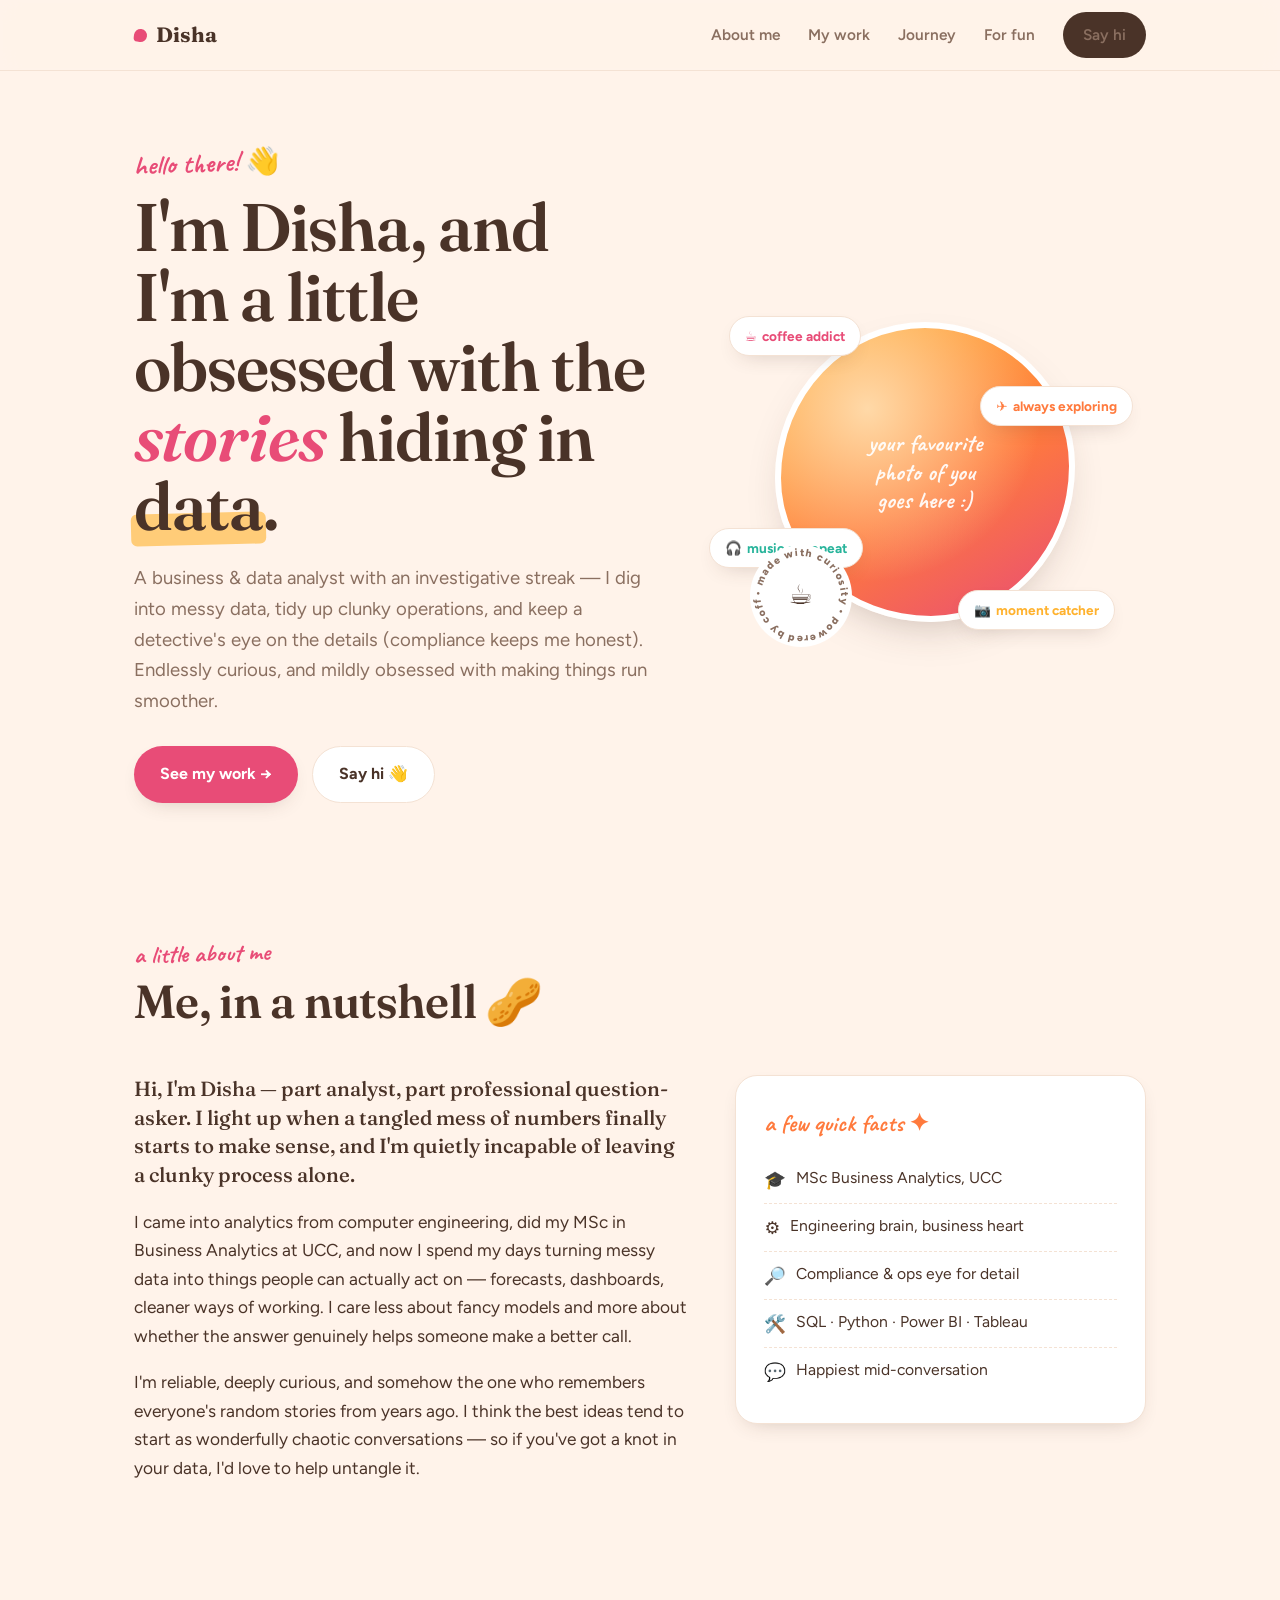
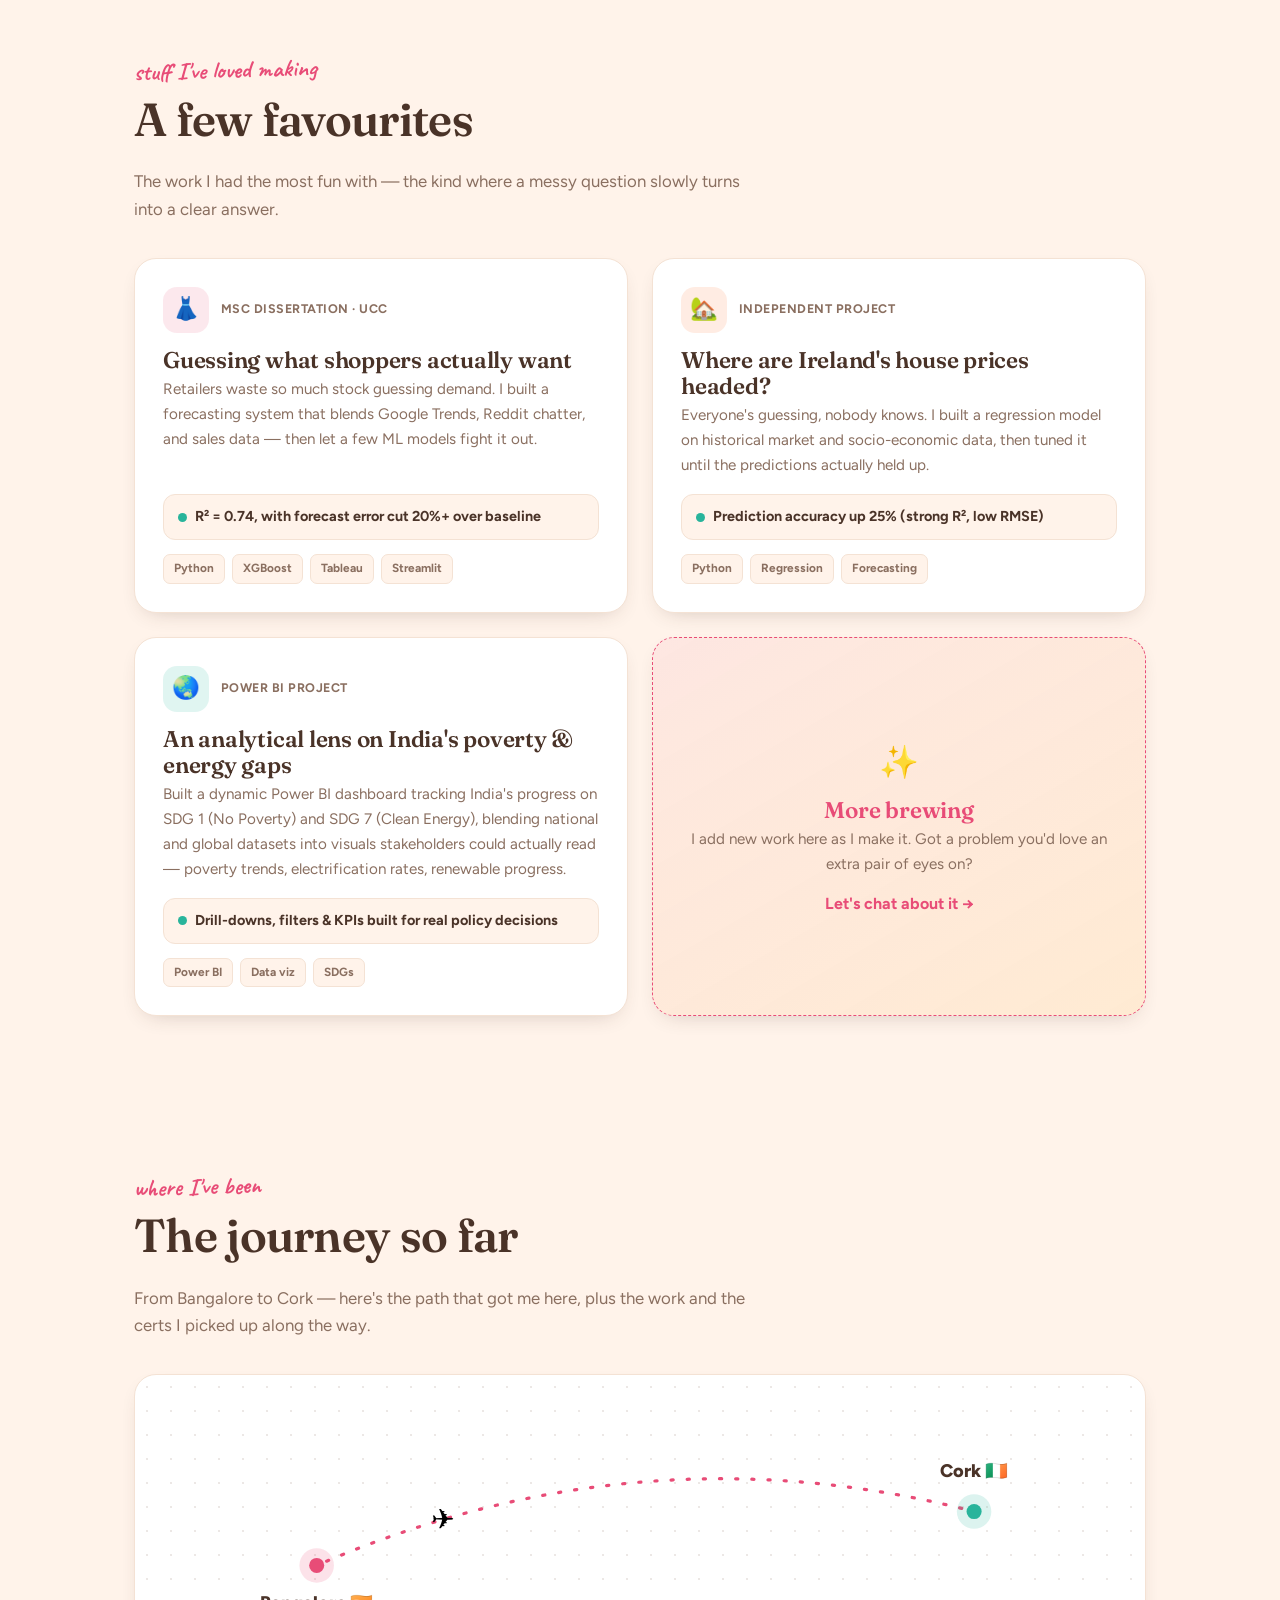
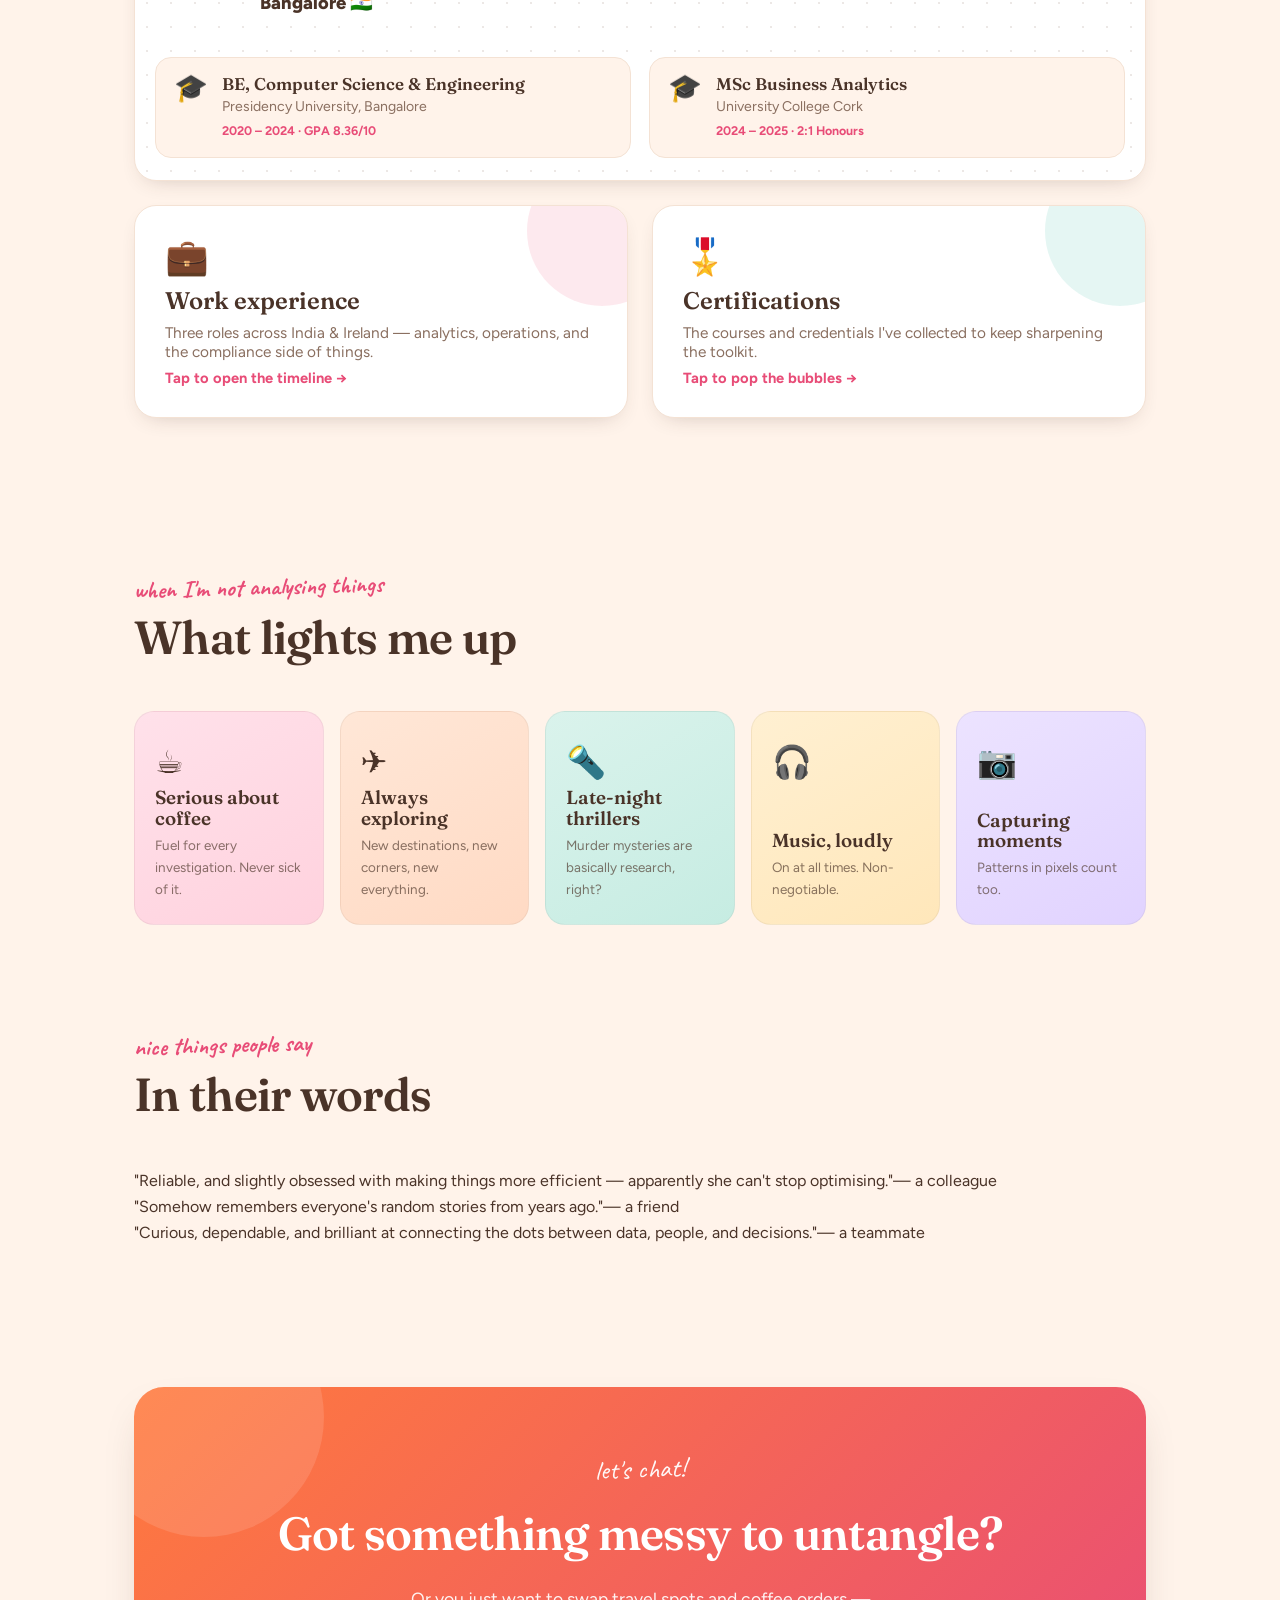
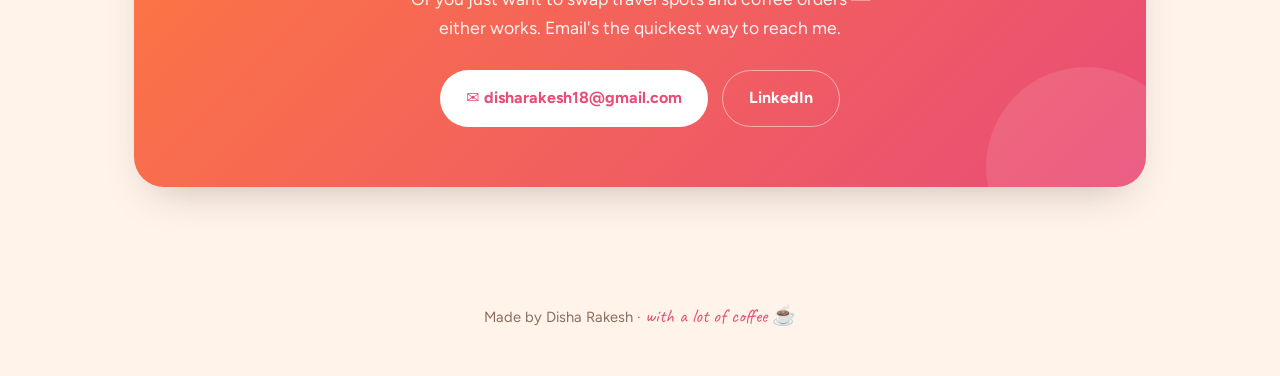
<file: index.html.html>
<!DOCTYPE html>
<html lang="en">
<head>
<meta charset="UTF-8" />
<meta name="viewport" content="width=device-width, initial-scale=1.0" />
<title>Disha Rakesh — Business &amp; Data Analyst</title>
<meta name="description" content="Disha Rakesh — a business & data analyst with an investigative streak, curious about the stories data can tell." />
<link rel="preconnect" href="https://fonts.googleapis.com">
<link rel="preconnect" href="https://fonts.gstatic.com" crossorigin>
<link href="https://fonts.googleapis.com/css2?family=Caveat:wght@600;700&family=Figtree:wght@400;500;600;700;800&family=Fraunces:ital,opsz,wght@0,9..144,500;0,9..144,600;0,9..144,700;1,9..144,500;1,9..144,600&display=swap" rel="stylesheet">
<link rel="stylesheet" href="styles.css">
</head>
<body>

<!-- NAV -->
<nav>
  <div class="wrap nav-in">
    <a href="#top" class="brand"><span class="blob"></span>Disha</a>
    <div class="nav-links">
      <a href="#about">About me</a>
      <a href="#work">My work</a>
      <a href="#journey">Journey</a>
      <a href="#joy">For fun</a>
      <a href="#contact" class="nav-cta">Say hi</a>
    </div>
  </div>
</nav>

<!-- HERO -->
<header id="top">
  <div class="wrap hero">
    <div>
      <span class="wave">hello there! 👋</span>
      <h1>I'm Disha, and I'm a little obsessed with the <em>stories</em> hiding in <span class="hl">data</span>.</h1>
      <p class="lede">A business &amp; data analyst with an investigative streak — I dig into messy data, tidy up clunky operations, and keep a detective's eye on the details (compliance keeps me honest). Endlessly curious, and mildly obsessed with making things run smoother.</p>
      <div class="hero-cta">
        <a href="#work" class="btn btn-primary">See my work →</a>
        <a href="#contact" class="btn btn-ghost">Say hi 👋</a>
      </div>
    </div>

    <div>
      <div class="portrait">
        <!-- EDIT: swap this for a real photo — see the CSS note above .photo -->
        <div class="photo"><span>your favourite<br>photo of you<br>goes here :)</span></div>
        <div class="pill p1"><span class="e">☕</span>coffee addict</div>
        <div class="pill p2"><span class="e">✈️</span>always exploring</div>
        <div class="pill p3"><span class="e">🎧</span>music on repeat</div>
        <div class="pill p4"><span class="e">📷</span>moment catcher</div>
        <div class="badge" aria-hidden="true">
          <svg viewBox="0 0 104 104">
            <defs><path id="circlePath" d="M52,52 m-40,0 a40,40 0 1,1 80,0 a40,40 0 1,1 -80,0"/></defs>
            <circle cx="52" cy="52" r="51" fill="#fff"/>
            <text font-family="Figtree" font-size="10.5" font-weight="800" fill="#8A6F60" letter-spacing="1.5">
              <textPath href="#circlePath" startOffset="0">• made with curiosity • powered by coffee </textPath>
            </text>
          </svg>
          <div class="ctr">☕</div>
        </div>
      </div>
    </div>
  </div>
</header>

<!-- ABOUT -->
<section id="about">
  <div class="wrap">
    <div class="sec-head reveal"><span class="sec-kicker">a little about me</span><h2>Me, in a nutshell 🥜</h2></div>
    <div class="about">
      <div class="reveal">
        <p>Hi, I'm Disha — part analyst, part professional question-asker. I light up when a tangled mess of numbers finally starts to make sense, and I'm quietly incapable of leaving a clunky process alone.</p>
        <p>I came into analytics from computer engineering, did my MSc in Business Analytics at UCC, and now I spend my days turning messy data into things people can actually act on — forecasts, dashboards, cleaner ways of working. I care less about fancy models and more about whether the answer genuinely helps someone make a better call.</p>
        <p>I'm reliable, deeply curious, and somehow the one who remembers everyone's random stories from years ago. I think the best ideas tend to start as wonderfully chaotic conversations — so if you've got a knot in your data, I'd love to help untangle it.</p>
      </div>
      <div class="notecard reveal">
        <h4>a few quick facts ✦</h4>
        <ul class="quick">
          <li><span class="e">🎓</span><span>MSc Business Analytics, UCC</span></li>
          <li><span class="e">⚙️</span><span>Engineering brain, business heart</span></li>
          <li><span class="e">🔎</span><span>Compliance &amp; ops eye for detail</span></li>
          <li><span class="e">🛠️</span><span>SQL · Python · Power BI · Tableau</span></li>
          <li><span class="e">💬</span><span>Happiest mid-conversation</span></li>
        </ul>
      </div>
    </div>
  </div>
</section>

<!-- WORK -->
<section id="work">
  <div class="wrap">
    <div class="sec-head reveal"><span class="sec-kicker">stuff I've loved making</span><h2>A few favourites</h2>
      <p class="sec-sub">The work I had the most fun with — the kind where a messy question slowly turns into a clear answer.</p>
    </div>
    <div class="work-grid">

      <article class="proj reveal">
        <div class="proj-top"><div class="proj-emoji e1">👗</div><div><div class="proj-ctx">MSc Dissertation · UCC</div></div></div>
        <h3>Guessing what shoppers actually want</h3>
        <p>Retailers waste so much stock guessing demand. I built a forecasting system that blends Google Trends, Reddit chatter, and sales data — then let a few ML models fight it out.</p>
        <div class="win"><span class="dot"></span>R² = 0.74, with forecast error cut 20%+ over baseline</div>
        <div class="tags"><span class="tag">Python</span><span class="tag">XGBoost</span><span class="tag">Tableau</span><span class="tag">Streamlit</span></div>
      </article>

      <article class="proj reveal">
        <div class="proj-top"><div class="proj-emoji e2">🏡</div><div><div class="proj-ctx">Independent project</div></div></div>
        <h3>Where are Ireland's house prices headed?</h3>
        <p>Everyone's guessing, nobody knows. I built a regression model on historical market and socio-economic data, then tuned it until the predictions actually held up.</p>
        <div class="win"><span class="dot"></span>Prediction accuracy up 25% (strong R², low RMSE)</div>
        <div class="tags"><span class="tag">Python</span><span class="tag">Regression</span><span class="tag">Forecasting</span></div>
      </article>

      <article class="proj reveal">
        <div class="proj-top"><div class="proj-emoji e3">🌏</div><div><div class="proj-ctx">Power BI project</div></div></div>
        <h3>An analytical lens on India's poverty &amp; energy gaps</h3>
        <p>Built a dynamic Power BI dashboard tracking India's progress on SDG 1 (No Poverty) and SDG 7 (Clean Energy), blending national and global datasets into visuals stakeholders could actually read — poverty trends, electrification rates, renewable progress.</p>
        <div class="win"><span class="dot"></span>Drill-downs, filters &amp; KPIs built for real policy decisions</div>
        <div class="tags"><span class="tag">Power BI</span><span class="tag">Data viz</span><span class="tag">SDGs</span></div>
      </article>

      <article class="proj cta reveal">
        <div class="big">✨</div>
        <h3>More brewing</h3>
        <p>I add new work here as I make it. Got a problem you'd love an extra pair of eyes on?</p>
        <a href="#contact">Let's chat about it →</a>
      </article>

    </div>
  </div>
</section>

<!-- JOURNEY -->
<section id="journey">
  <div class="wrap">
    <div class="sec-head reveal"><span class="sec-kicker">where I've been</span><h2>The journey so far</h2>
      <p class="sec-sub">From Bangalore to Cork — here's the path that got me here, plus the work and the certs I picked up along the way.</p>
    </div>

    <!-- EDUCATION MAP -->
    <div class="map-panel reveal">
      <svg viewBox="0 0 900 230" xmlns="http://www.w3.org/2000/svg" aria-label="A travel map showing education in Bangalore, India and a master's in Cork, Ireland">
        <!-- dotted travelling flight path -->
        <path d="M150,160 Q450,30 760,110" fill="none" stroke="#E84C77" stroke-width="3" stroke-linecap="round" stroke-dasharray="2 13">
          <animate attributeName="stroke-dashoffset" from="0" to="-150" dur="6s" repeatCount="indefinite"/>
        </path>
        <!-- travelling plane -->
        <text font-size="26" text-anchor="middle" dominant-baseline="central">✈️
          <animateMotion dur="8s" repeatCount="indefinite" path="M150,160 Q450,30 760,110"/>
        </text>
        <!-- start pin: India -->
        <circle cx="150" cy="160" r="16" fill="#E84C77" opacity="0.16"/>
        <circle cx="150" cy="160" r="7" fill="#E84C77"/>
        <text x="150" y="200" text-anchor="middle" font-family="Figtree" font-size="17" font-weight="800" fill="#4A3328">Bangalore 🇮🇳</text>
        <!-- end pin: Ireland -->
        <circle cx="760" cy="110" r="16" fill="#28B49B" opacity="0.16"/>
        <circle cx="760" cy="110" r="7" fill="#28B49B"/>
        <text x="760" y="78" text-anchor="middle" font-family="Figtree" font-size="17" font-weight="800" fill="#4A3328">Cork 🇮🇪</text>
      </svg>
      <div class="edu-cards">
        <div class="edu-card">
          <span class="flag">🎓</span>
          <div><div class="deg">BE, Computer Science &amp; Engineering</div><div class="uni">Presidency University, Bangalore</div><div class="yr">2020 – 2024 · GPA 8.36/10</div></div>
        </div>
        <div class="edu-card">
          <span class="flag">🎓</span>
          <div><div class="deg">MSc Business Analytics</div><div class="uni">University College Cork</div><div class="yr">2024 – 2025 · 2:1 Honours</div></div>
        </div>
      </div>
    </div>

    <!-- BIG CLICKABLE CARDS -->
    <div class="big-cards">
      <button class="bigcard c-exp reveal" data-modal="exp" aria-haspopup="dialog">
        <div class="bc-ic">💼</div>
        <h3>Work experience</h3>
        <p>Three roles across India &amp; Ireland — analytics, operations, and the compliance side of things.</p>
        <span class="hint">Tap to open the timeline →</span>
      </button>
      <button class="bigcard c-cert reveal" data-modal="certs" aria-haspopup="dialog">
        <div class="bc-ic">🎖️</div>
        <h3>Certifications</h3>
        <p>The courses and credentials I've collected to keep sharpening the toolkit.</p>
        <span class="hint">Tap to pop the bubbles →</span>
      </button>
    </div>
  </div>
</section>

<!-- INTERESTS -->
<section id="joy">
  <div class="wrap">
    <div class="sec-head reveal"><span class="sec-kicker">when I'm not analysing things</span><h2>What lights me up</h2></div>
    <div class="joy">
      <div class="joy-tile j1 reveal"><div class="big">☕</div><div><div class="t">Serious about coffee</div><div class="s">Fuel for every investigation. Never sick of it.</div></div></div>
      <div class="joy-tile j2 reveal"><div class="big">✈️</div><div><div class="t">Always exploring</div><div class="s">New destinations, new corners, new everything.</div></div></div>
      <div class="joy-tile j3 reveal"><div class="big">🔦</div><div><div class="t">Late-night thrillers</div><div class="s">Murder mysteries are basically research, right?</div></div></div>
      <div class="joy-tile j4 reveal"><div class="big">🎧</div><div><div class="t">Music, loudly</div><div class="s">On at all times. Non-negotiable.</div></div></div>
      <div class="joy-tile j5 reveal"><div class="big">📷</div><div><div class="t">Capturing moments</div><div class="s">Patterns in pixels count too.</div></div></div>
    </div>
  </div>
</section>

<!-- TESTIMONIALS -->
<section style="padding-top:20px">
  <div class="wrap">
    <div class="sec-head reveal"><span class="sec-kicker">nice things people say</span><h2>In their words</h2></div>
    <div class="says">
      <div class="say reveal">"Reliable, and slightly obsessed with making things more efficient — apparently she can't stop optimising."<span class="who">— a colleague</span></div>
      <div class="say reveal">"Somehow remembers everyone's random stories from years ago."<span class="who">— a friend</span></div>
      <div class="say reveal">"Curious, dependable, and brilliant at connecting the dots between data, people, and decisions."<span class="who">— a teammate</span></div>
    </div>
  </div>
</section>

<!-- CONTACT -->
<section id="contact">
  <div class="wrap">
    <div class="contact reveal">
      <span class="hand">let's chat!</span>
      <h2 class="serif">Got something messy to untangle?</h2>
      <p>Or you just want to swap travel spots and coffee orders — either works. Email's the quickest way to reach me.</p>
      <div class="contact-links">
        <a href="mailto:dishr1810@gmail.com" class="btn btn-light">✉ disharakesh18@gmail.com</a>
        <!-- EDIT: paste your full LinkedIn URL below -->
        <a href="https://www.linkedin.com/in/disha-rakesh/" class="btn btn-outline">LinkedIn</a>
      </div>
    </div>
  </div>
</section>

<footer><div class="wrap">Made by Disha Rakesh · <span class="hand">with a lot of coffee ☕</span></div></footer>

<!-- MODAL: EXPERIENCE -->
<div class="modal-overlay" id="modal-exp" role="dialog" aria-modal="true" aria-labelledby="exp-title">
  <div class="modal">
    <button class="modal-close" aria-label="Close">✕</button>
    <span class="m-kick">three stops so far</span>
    <h3 id="exp-title">Where I've worked</h3>
    <div class="tl">
      <div class="tl-item">
        <div class="tl-when">Apr 2025 — Present</div>
        <div class="tl-role">Customer Operations &amp; Compliance Associate</div>
        <div class="tl-org">Boylesports · Cork, Ireland</div>
        <p class="tl-desc">Running verification and payment checks in a regulated, fast-paced environment — and spotting process gaps through workflow monitoring, then documenting and escalating them to make things run better.</p>
      </div>
      <div class="tl-item">
        <div class="tl-when">Apr 2024 — Sep 2024</div>
        <div class="tl-role">Business Analyst</div>
        <div class="tl-org">Intwo · Bangalore, India</div>
        <p class="tl-desc">Designed and automated Power BI dashboards with SQL and Python, defined KPIs with stakeholders, and kept reporting reliable across 10,000+ records — while helping non-technical folks actually use the dashboards.</p>
      </div>
      <div class="tl-item">
        <div class="tl-when">Sep 2023 — Feb 2024</div>
        <div class="tl-role">Business Analyst Intern</div>
        <div class="tl-org">Intwo · Bangalore, India</div>
        <p class="tl-desc">Elicited and documented business requirements, analysed structured datasets, and supported data cleaning and validation with Python and Excel to keep reporting accurate.</p>
      </div>
    </div>
  </div>
</div>

<!-- MODAL: CERTIFICATIONS -->
<div class="modal-overlay" id="modal-certs" role="dialog" aria-modal="true" aria-labelledby="cert-title">
  <div class="modal">
    <button class="modal-close" aria-label="Close">✕</button>
    <span class="m-kick">always topping up</span>
    <h3 id="cert-title">Certifications</h3>
    <div class="bubbles">
      <div class="bubble">Business Analysis<small>Microsoft &amp; LinkedIn</small></div>
      <div class="bubble">SQL<small>HackerRank</small></div>
      <div class="bubble">Python Masterclass<small>Udemy</small></div>
      <div class="bubble">OCI Generative AI<small>Oracle</small></div>
      <div class="bubble">Excel Essentials<small>Microsoft 365</small></div>
    </div>
  </div>
</div>

<script>
  // reveal on scroll
  const io = new IntersectionObserver((entries)=>{
    entries.forEach(e=>{ if(e.isIntersecting){ e.target.classList.add('in'); io.unobserve(e.target); } });
  },{threshold:.15});
  document.querySelectorAll('.reveal').forEach(el=>io.observe(el));

  // modals
  const overlays = document.querySelectorAll('.modal-overlay');
  function closeAll(){ overlays.forEach(o=>o.classList.remove('open')); document.body.style.overflow=''; }
  document.querySelectorAll('[data-modal]').forEach(btn=>{
    btn.addEventListener('click',()=>{ const m=document.getElementById('modal-'+btn.dataset.modal); if(m){ m.classList.add('open'); document.body.style.overflow='hidden'; } });
  });
  overlays.forEach(ov=>{
    ov.addEventListener('click',e=>{ if(e.target===ov) closeAll(); });
    ov.querySelector('.modal-close').addEventListener('click',closeAll);
  });
  document.addEventListener('keydown',e=>{ if(e.key==='Escape') closeAll(); });

  // pause map motion if reduced motion preferred
  if(window.matchMedia('(prefers-reduced-motion: reduce)').matches){
    document.querySelectorAll('svg').forEach(s=>{ try{ s.pauseAnimations(); }catch(_){} });
  }
</script>
</body>
</html>
</file>
<file: styles.css>
:root{
    --bg:#FFF3EA; --surface:#FFFFFF; --ink:#4A3328; --ink-soft:#8A6F60;
    --berry:#E84C77; --berry-d:#d43c66;
    --tangerine:#FF7A3D; --marigold:#FFB22E; --teal:#28B49B; --grape:#9A6CFF;
    --line:#F4E2D4; --shadow:0 18px 44px -20px rgba(74,51,40,.34);
    --shadow-sm:0 8px 22px -12px rgba(74,51,40,.30); --r:22px;
  }
  *{box-sizing:border-box;margin:0;padding:0}
  html{scroll-behavior:smooth}
  body{background:var(--bg);color:var(--ink);font-family:"Figtree",system-ui,sans-serif;line-height:1.65;-webkit-font-smoothing:antialiased;overflow-x:hidden}
  a{color:inherit;text-decoration:none}
  .wrap{max-width:1060px;margin:0 auto;padding:0 24px}
  .hand{font-family:"Caveat",cursive}
  .serif{font-family:"Fraunces",serif;font-optical-sizing:auto}
  a:focus-visible,button:focus-visible{outline:3px solid var(--berry);outline-offset:3px;border-radius:8px}

  .hl{position:relative;white-space:nowrap}
  .hl::after{content:"";position:absolute;left:-3px;right:-3px;bottom:4%;height:38%;background:var(--marigold);opacity:.6;z-index:-1;border-radius:6px;transform:rotate(-1.4deg)}

  /* NAV */
  nav{position:sticky;top:0;z-index:50;backdrop-filter:saturate(140%) blur(10px);background:rgba(255,243,234,.84);border-bottom:1px solid var(--line)}
  .nav-in{display:flex;align-items:center;justify-content:space-between;height:70px}
  .brand{font-family:"Fraunces",serif;font-weight:700;font-size:1.3rem;display:flex;align-items:center;gap:9px}
  .brand .blob{width:13px;height:13px;border-radius:50% 50% 50% 30%;background:var(--berry);transform:rotate(8deg)}
  .nav-links{display:flex;gap:28px;align-items:center}
  .nav-links a{font-weight:600;font-size:.96rem;color:var(--ink-soft);transition:color .2s}
  .nav-links a:hover{color:var(--berry)}
  .nav-cta{background:var(--ink);color:#fff;padding:10px 20px;border-radius:99px;font-size:.92rem;font-weight:700;transition:transform .2s,background .2s}
  .nav-cta:hover{transform:translateY(-2px);background:var(--berry)}
  @media(max-width:680px){.nav-links a:not(.nav-cta){display:none}}

  /* HERO */
  header{padding:70px 0 50px}
  .hero{display:grid;grid-template-columns:1.08fr .92fr;gap:50px;align-items:center}
  @media(max-width:880px){.hero{grid-template-columns:1fr;gap:50px}}
  .wave{font-family:"Caveat",cursive;font-size:1.7rem;color:var(--berry);font-weight:700;display:inline-block;transform:rotate(-2deg)}
  h1{font-family:"Fraunces",serif;font-weight:600;font-size:clamp(2.6rem,5.6vw,4.2rem);line-height:1.04;letter-spacing:-.015em;margin:6px 0 22px}
  h1 em{font-style:italic;color:var(--berry)}
  .lede{font-size:1.16rem;color:var(--ink-soft);max-width:48ch;margin-bottom:30px}
  .hero-cta{display:flex;gap:14px;flex-wrap:wrap}
  .btn{display:inline-flex;align-items:center;gap:9px;padding:14px 26px;border-radius:99px;font-weight:700;font-size:1rem;transition:transform .2s,box-shadow .2s;cursor:pointer;border:none}
  .btn-primary{background:var(--berry);color:#fff;box-shadow:var(--shadow-sm)}
  .btn-primary:hover{transform:translateY(-3px) rotate(-1deg);box-shadow:var(--shadow)}
  .btn-ghost{background:var(--surface);color:var(--ink);border:1.5px solid var(--line)}
  .btn-ghost:hover{transform:translateY(-3px) rotate(1deg);border-color:var(--berry);color:var(--berry)}

  .portrait{position:relative;width:300px;height:300px;margin:0 auto}
  @media(max-width:880px){.portrait{margin-top:20px}}
  .photo{width:300px;height:300px;border-radius:50% 50% 48% 52%/52% 48% 52% 48%;background:
      radial-gradient(circle at 30% 28%,#FFD9A8,transparent 60%),
      linear-gradient(150deg,var(--marigold),var(--tangerine) 55%,var(--berry));
      display:flex;align-items:center;justify-content:center;text-align:center;
      box-shadow:var(--shadow);border:6px solid #fff;overflow:hidden}
  .photo span{font-family:"Caveat",cursive;font-size:1.5rem;color:rgba(255,255,255,.92);font-weight:700;padding:20px;line-height:1.2}
  /* to use your own photo: replace the .photo div's background with:
     background:url('your-photo.jpg') center/cover; and delete the inner <span> */
  .pill{position:absolute;background:var(--surface);border:1.5px solid var(--line);border-radius:99px;padding:8px 15px;font-weight:700;font-size:.85rem;box-shadow:var(--shadow-sm);white-space:nowrap;animation:bob 5s ease-in-out infinite}
  .pill .e{margin-right:5px}
  .p1{top:-6px;left:-46px;color:var(--berry);animation-delay:0s}
  .p2{top:64px;right:-58px;color:var(--tangerine);animation-delay:.7s}
  .p3{bottom:54px;left:-66px;color:var(--teal);animation-delay:1.4s}
  .p4{bottom:-8px;right:-40px;color:var(--marigold);animation-delay:2.1s}
  @media(max-width:520px){.p1{left:-20px}.p2{right:-20px}.p3{left:-20px}.p4{right:-14px}}
  @keyframes bob{0%,100%{transform:translateY(0)}50%{transform:translateY(-11px)}}

  .badge{position:absolute;bottom:-26px;left:-26px;width:104px;height:104px;animation:spin 22s linear infinite;cursor:pointer;display:block}
  .badge:hover{animation-play-state:paused}
  .badge:hover .ctr{transform:scale(1.12)}
  .badge .ctr{position:absolute;inset:0;display:flex;align-items:center;justify-content:center;font-size:1.7rem;transition:transform .2s}
  @keyframes spin{to{transform:rotate(360deg)}}

  /* SECTION */
  section{padding:70px 0}
  .sec-head{margin-bottom:34px}
  .sec-kicker{font-family:"Caveat",cursive;font-size:1.5rem;color:var(--berry);font-weight:700;display:block;transform:rotate(-1.5deg);margin-bottom:2px}
  h2{font-family:"Fraunces",serif;font-weight:600;font-size:clamp(2rem,4.2vw,2.9rem);letter-spacing:-.015em}
  .sec-sub{color:var(--ink-soft);max-width:56ch;margin-top:10px;font-size:1.05rem}

  /* ABOUT */
  .about{display:grid;grid-template-columns:1.15fr .85fr;gap:46px;align-items:start}
  @media(max-width:780px){.about{grid-template-columns:1fr;gap:34px}}
  .about p{margin-bottom:18px;font-size:1.08rem}
  .about p:first-of-type{font-size:1.28rem;color:var(--ink);font-family:"Fraunces",serif;font-weight:500;line-height:1.4}
  .about em{font-style:italic;color:var(--berry);font-weight:600}
  .notecard{background:var(--surface);border:1.5px solid var(--line);border-radius:var(--r);padding:28px;box-shadow:var(--shadow-sm);transform:rotate(1deg)}
  .notecard h4{font-family:"Caveat",cursive;font-size:1.5rem;color:var(--tangerine);margin-bottom:12px}
  .quick{list-style:none}
  .quick li{padding:9px 0;border-bottom:1px dashed var(--line);font-size:.98rem;display:flex;gap:10px}
  .quick li:last-child{border:none}
  .quick .e{font-size:1.1rem}

  /* WORK */
  .work-grid{display:grid;grid-template-columns:repeat(2,1fr);gap:24px}
  @media(max-width:760px){.work-grid{grid-template-columns:1fr}}
  .proj{background:var(--surface);border:1.5px solid var(--line);border-radius:var(--r);padding:28px;box-shadow:var(--shadow-sm);transition:transform .25s,box-shadow .25s;display:flex;flex-direction:column}
  .proj:hover{transform:translateY(-6px) rotate(-.6deg);box-shadow:var(--shadow)}
  .proj-top{display:flex;align-items:center;gap:12px;margin-bottom:14px}
  .proj-emoji{width:46px;height:46px;border-radius:14px;display:flex;align-items:center;justify-content:center;font-size:1.4rem;flex-shrink:0}
  .e1{background:rgba(232,76,119,.13)} .e2{background:rgba(255,122,61,.14)}
  .e3{background:rgba(40,180,155,.14)} .e4{background:rgba(255,178,46,.18)}
  .proj-ctx{font-size:.78rem;font-weight:700;color:var(--ink-soft);text-transform:uppercase;letter-spacing:.04em}
  .proj h3{font-family:"Fraunces",serif;font-weight:600;font-size:1.42rem;margin-bottom:4px;letter-spacing:-.01em;line-height:1.15}
  .proj .sub{font-family:"Fraunces",serif;font-style:italic;font-weight:500;font-size:1rem;color:var(--berry);margin-bottom:12px}
  .proj p{color:var(--ink-soft);font-size:.95rem;margin-bottom:16px}
  .win{margin-top:auto;display:inline-flex;align-items:center;gap:8px;background:var(--bg);border:1.5px solid var(--line);border-radius:12px;padding:10px 14px;font-weight:700;font-size:.9rem}
  .win .dot{width:9px;height:9px;border-radius:50%;background:var(--teal);flex-shrink:0}
  .tags{display:flex;gap:7px;flex-wrap:wrap;margin-top:14px}
  .tag{font-size:.74rem;font-weight:700;padding:4px 10px;border-radius:7px;background:var(--bg);color:var(--ink-soft);border:1px solid var(--line)}
  .proj.cta{background:linear-gradient(150deg,rgba(232,76,119,.07),rgba(255,178,46,.12));border:1.5px dashed var(--berry);justify-content:center;text-align:center;align-items:center}
  .proj.cta .big{font-size:2rem;margin-bottom:8px}
  .proj.cta h3{color:var(--berry)}
  .proj.cta p{margin-bottom:14px}
  .proj.cta a{font-weight:700;color:var(--berry)}

  /* JOURNEY: map */
  .map-panel{position:relative;background-color:var(--surface);background-image:radial-gradient(rgba(138,111,96,.16) 1.4px,transparent 1.5px);background-size:24px 24px;border:1.5px solid var(--line);border-radius:var(--r);padding:18px 20px 22px;box-shadow:var(--shadow-sm);overflow:hidden}
  .map-panel svg.route{position:relative;width:100%;height:auto;display:block;z-index:1}
  .worldmap{opacity:.5;filter:blur(.6px)}
  .edu-cards{display:grid;grid-template-columns:1fr 1fr;gap:18px;margin-top:8px}
  @media(max-width:560px){.edu-cards{grid-template-columns:1fr}}
  .edu-card{display:flex;gap:14px;align-items:flex-start;background:var(--bg);border:1px solid var(--line);border-radius:16px;padding:16px 18px}
  .edu-card .flag{font-size:1.7rem;line-height:1}
  .edu-card .deg{font-family:"Fraunces",serif;font-weight:600;font-size:1.06rem;line-height:1.2}
  .edu-card .uni{font-size:.88rem;color:var(--ink-soft)}
  .edu-card .yr{font-size:.78rem;color:var(--berry);font-weight:700;margin-top:3px}

  /* big clickable cards */
  .big-cards{display:grid;grid-template-columns:1fr 1fr;gap:24px;margin-top:24px}
  @media(max-width:760px){.big-cards{grid-template-columns:1fr}}
  .bigcard{text-align:left;font-family:inherit;color:inherit;cursor:pointer;border:1.5px solid var(--line);background:var(--surface);border-radius:var(--r);padding:30px;box-shadow:var(--shadow-sm);transition:transform .25s,box-shadow .25s;display:flex;flex-direction:column;gap:8px;min-height:190px;position:relative;overflow:hidden}
  .bigcard::after{content:"";position:absolute;width:150px;height:150px;border-radius:50%;right:-50px;top:-50px;opacity:.12}
  .bigcard.c-exp::after{background:var(--berry)}
  .bigcard.c-cert::after{background:var(--teal)}
  .bigcard:hover{transform:translateY(-6px) rotate(-.6deg);box-shadow:var(--shadow)}
  .bigcard .bc-ic{font-size:2.2rem}
  .bigcard h3{font-family:"Fraunces",serif;font-weight:600;font-size:1.5rem}
  .bigcard p{color:var(--ink-soft);font-size:.96rem}
  .bigcard .hint{margin-top:auto;font-weight:700;color:var(--berry);font-size:.92rem}

  /* MODALS */
  .modal-overlay{position:fixed;inset:0;background:rgba(74,51,40,.55);display:none;align-items:center;justify-content:center;z-index:100;padding:24px;backdrop-filter:blur(3px)}
  .modal-overlay.open{display:flex}
  .modal{background:var(--surface);border-radius:26px;padding:36px;max-width:560px;width:100%;max-height:86vh;overflow:auto;position:relative;box-shadow:var(--shadow);animation:pop .3s ease}
  @keyframes pop{from{transform:scale(.94);opacity:0}to{transform:scale(1);opacity:1}}
  .modal-close{position:absolute;top:16px;right:16px;width:40px;height:40px;border-radius:50%;border:none;background:var(--bg);color:var(--ink);font-size:1.05rem;cursor:pointer;transition:background .2s,color .2s}
  .modal-close:hover{background:var(--berry);color:#fff}
  .modal .m-kick{font-family:"Caveat",cursive;font-size:1.4rem;color:var(--tangerine)}
  .modal h3{font-family:"Fraunces",serif;font-weight:600;font-size:1.7rem;margin-bottom:4px}

  .tl{margin-top:22px;padding-left:26px;position:relative}
  .tl::before{content:"";position:absolute;left:6px;top:8px;bottom:8px;width:2px;background:var(--line)}
  .tl-item{position:relative;padding-bottom:24px}
  .tl-item:last-child{padding-bottom:0}
  .tl-item::before{content:"";position:absolute;left:-26px;top:5px;width:14px;height:14px;border-radius:50%;border:3px solid var(--berry);background:#fff}
  .tl-item:nth-child(2)::before{border-color:var(--tangerine)}
  .tl-item:nth-child(3)::before{border-color:var(--teal)}
  .tl-when{font-family:"Figtree";font-size:.78rem;color:var(--ink-soft);font-weight:700}
  .tl-role{font-family:"Fraunces",serif;font-weight:600;font-size:1.14rem;margin-top:2px}
  .tl-org{color:var(--berry);font-weight:700;font-size:.92rem}
  .tl-desc{font-size:.92rem;color:var(--ink-soft);margin-top:6px}

  .modal.wide{max-width:720px}
  .medals{display:grid;grid-template-columns:repeat(3,1fr);gap:22px 14px;margin-top:26px}
  @media(max-width:560px){.medals{grid-template-columns:repeat(2,1fr)}}
  .medal{display:flex;flex-direction:column;align-items:center;text-align:center;transition:transform .22s}
  .medal:hover{transform:translateY(-5px)}
  .rosette{width:58px;height:75px;margin-bottom:8px;filter:drop-shadow(0 6px 10px rgba(74,51,40,.25));transition:transform .22s}
  .medal:hover .rosette{transform:rotate(-5deg) scale(1.06)}
  .medal .nm{font-family:"Fraunces",serif;font-weight:600;font-size:.92rem;line-height:1.12}
  .medal .is{font-size:.74rem;color:var(--ink-soft);margin-top:2px}

  /* INTERESTS */
  .joy{display:grid;grid-template-columns:repeat(5,1fr);gap:16px}
  @media(max-width:780px){.joy{grid-template-columns:repeat(2,1fr)}}
  .joy-tile{border-radius:20px;padding:24px 20px;color:var(--ink);min-height:158px;display:flex;flex-direction:column;justify-content:space-between;transition:transform .25s;border:1px solid rgba(74,51,40,.06)}
  .joy-tile:hover{transform:translateY(-6px) rotate(-1.5deg)}
  .joy-tile .big{font-size:2rem}
  .joy-tile .t{font-family:"Fraunces",serif;font-weight:600;font-size:1.18rem;line-height:1.1}
  .joy-tile .s{font-size:.84rem;color:rgba(74,51,40,.66);margin-top:4px}
  .j1{background:linear-gradient(150deg,#FFE1EA,#FFD2DE)}
  .j2{background:linear-gradient(150deg,#FFE7D7,#FFDAC4)}
  .j3{background:linear-gradient(150deg,#DAF3EC,#C6ECE2)}
  .j4{background:linear-gradient(150deg,#FFF0D2,#FFE7BA)}
  .j5{background:linear-gradient(150deg,#ECE3FF,#E1D3FF)}

  /* CURRENTLY */
  .now-grid{display:grid;grid-template-columns:repeat(3,1fr);gap:22px}
  @media(max-width:780px){.now-grid{grid-template-columns:1fr}}
  .now-card{background:var(--surface);border:1.5px solid var(--line);border-radius:var(--r);padding:28px;box-shadow:var(--shadow-sm);border-top:5px solid var(--berry);transition:transform .25s,box-shadow .25s}
  .now-card.n2{border-top-color:var(--teal)} .now-card.n3{border-top-color:var(--marigold)}
  .now-card:hover{transform:translateY(-5px) rotate(-.5deg);box-shadow:var(--shadow)}
  .now-card .big{font-size:2rem;margin-bottom:8px}
  .now-card .t{font-family:"Fraunces",serif;font-weight:600;font-size:1.25rem;margin-bottom:8px}
  .now-card p{color:var(--ink-soft);font-size:.96rem}

  /* CONTACT */
  .contact{background:linear-gradient(135deg,var(--tangerine),var(--berry));color:#fff;border-radius:30px;padding:60px 40px;text-align:center;box-shadow:var(--shadow);position:relative;overflow:hidden}
  .contact::before{content:"";position:absolute;width:240px;height:240px;border-radius:50%;background:rgba(255,255,255,.12);top:-90px;left:-50px}
  .contact::after{content:"";position:absolute;width:200px;height:200px;border-radius:50%;background:rgba(255,255,255,.10);bottom:-80px;right:-40px}
  .contact > *{position:relative;z-index:1}
  .contact .hand{font-size:1.7rem;color:rgba(255,255,255,.95);transform:rotate(-2deg);display:inline-block}
  .contact h2{color:#fff;margin:4px 0 12px}
  .contact p{color:rgba(255,255,255,.92);max-width:44ch;margin:0 auto 28px;font-size:1.1rem}
  .contact-links{display:flex;gap:14px;justify-content:center;flex-wrap:wrap}
  .btn-light{background:#fff;color:var(--berry)}
  .btn-light:hover{transform:translateY(-3px) rotate(-1deg)}
  .btn-outline{background:transparent;color:#fff;border:1.5px solid rgba(255,255,255,.5)}
  .btn-outline:hover{transform:translateY(-3px) rotate(1deg);border-color:#fff}

  footer{text-align:center;padding:44px 0;color:var(--ink-soft);font-size:.92rem}
  footer .hand{font-size:1.2rem;color:var(--berry)}

  .reveal{opacity:0;transform:translateY(26px);transition:opacity .7s,transform .7s}
  .reveal.in{opacity:1;transform:none}
  @media(prefers-reduced-motion:reduce){*{animation:none!important}.reveal{opacity:1;transform:none}}
</file>
